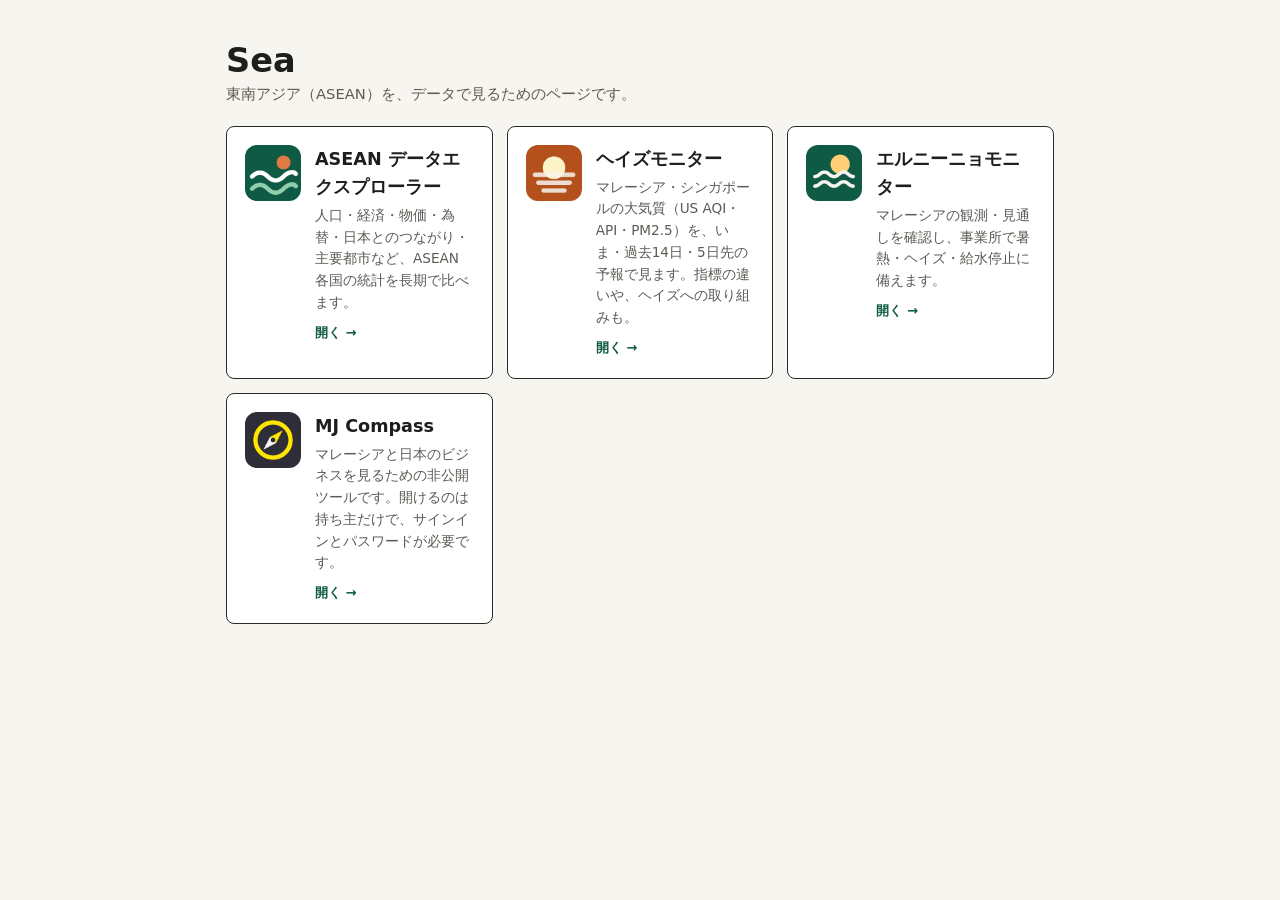
<file: index.html>
<!doctype html>
<html lang="ja">
<head>
<meta charset="utf-8">
<meta name="viewport" content="width=device-width, initial-scale=1, viewport-fit=cover">
<title>Sea — ASEAN データと気候モニター</title>
<meta name="description" content="ASEAN 各国の統計を比べる「ASEAN データエクスプローラー」と、マレーシア・シンガポールの大気質を見る「ヘイズモニター」、マレーシア向けの「エルニーニョモニター」の入口です。">
<link rel="icon" href="basic/favicon.png" type="image/png" sizes="64x64">
<link rel="icon" href="basic/favicon.svg" type="image/svg+xml">
<link rel="apple-touch-icon" href="basic/apple-touch-icon.png">
<style>
  /* Same palette as Sea basic (Campur.ai), with a dark variant. */
  :root { --bg: #f7f5f0; --panel: #fff; --fg: #1e1e1c; --muted: #5e5a55; --line: #e4e0d8; --frame: #2b2a27; --accent: #0f5a44; --rust: #b4501c; color-scheme: light; }
  @media (prefers-color-scheme: dark) {
    :root { --bg: #121411; --panel: #1a1d19; --fg: #ecebe6; --muted: #a3a09a; --line: #2d302b; --frame: #5a5d56; --accent: #5cc79e; --rust: #e07a45; color-scheme: dark; }
  }
  * { box-sizing: border-box; }
  body { margin: 0; background: var(--bg); color: var(--fg); font-family: "Noto Sans JP", "Hiragino Sans", "Yu Gothic", system-ui, sans-serif; line-height: 1.6; }
  main { max-width: 860px; margin: 0 auto; padding: 40px 16px 56px; display: grid; gap: 20px; }
  h1 { margin: 0; font-size: clamp(1.6rem, 4vw, 2.1rem); font-weight: 900; line-height: 1.25; }
  .lead { margin: 0; color: var(--muted); font-size: .92rem; }
  .apps { display: grid; gap: 14px; grid-template-columns: repeat(auto-fit, minmax(260px, 1fr)); }
  a.app { display: grid; grid-template-columns: 56px 1fr; gap: 14px; align-items: start; padding: 18px; background: var(--panel); border: 1.5px solid var(--frame); border-radius: 8px; color: inherit; text-decoration: none; }
  a.app:hover, a.app:focus-visible { border-color: var(--accent); outline: none; box-shadow: inset 0 -3px 0 var(--rust); }
  a.app img { width: 56px; height: 56px; border-radius: 12px; }
  a.app h2 { margin: 0 0 4px; font-size: 1.1rem; font-weight: 900; }
  a.app p { margin: 0; font-size: .85rem; color: var(--muted); }
  a.app .go { display: inline-block; margin-top: 8px; font-size: .82rem; font-weight: 700; color: var(--accent); }
</style>
</head>
<body>
<main>
  <header>
    <h1>Sea</h1>
    <p class="lead">東南アジア（ASEAN）を、データで見るためのページです。</p>
  </header>
  <div class="apps">
    <a class="app" href="basic/index.html">
      <img src="basic/apple-touch-icon.png" alt="">
      <div>
        <h2>ASEAN データエクスプローラー</h2>
        <p>人口・経済・物価・為替・日本とのつながり・主要都市など、ASEAN 各国の統計を長期で比べます。</p>
        <span class="go">開く →</span>
      </div>
    </a>
    <a class="app" href="haze/index.html">
      <img src="haze/apple-touch-icon.png" alt="">
      <div>
        <h2>ヘイズモニター</h2>
        <p>マレーシア・シンガポールの大気質（US AQI・API・PM2.5）を、いま・過去14日・5日先の予報で見ます。指標の違いや、ヘイズへの取り組みも。</p>
        <span class="go">開く →</span>
      </div>
    </a>
    <a class="app" href="elnino/index.html">
      <img src="elnino/apple-touch-icon.png" alt="">
      <div>
        <h2>エルニーニョモニター</h2>
        <p>マレーシアの観測・見通しを確認し、事業所で暑熱・ヘイズ・給水停止に備えます。</p>
        <span class="go">開く →</span>
      </div>
    </a>
    <a class="app" href="https://claude.ai/artifact/Jx4N5P8bj36CD8iL7TG8BB" rel="noopener">
      <img src="compass/apple-touch-icon.png" alt="">
      <div>
        <h2>MJ Compass</h2>
        <p>マレーシアと日本のビジネスを見るための非公開ツールです。開けるのは持ち主だけで、サインインとパスワードが必要です。</p>
        <span class="go">開く →</span>
      </div>
    </a>
  </div>
</main>
</body>
</html>
</file>
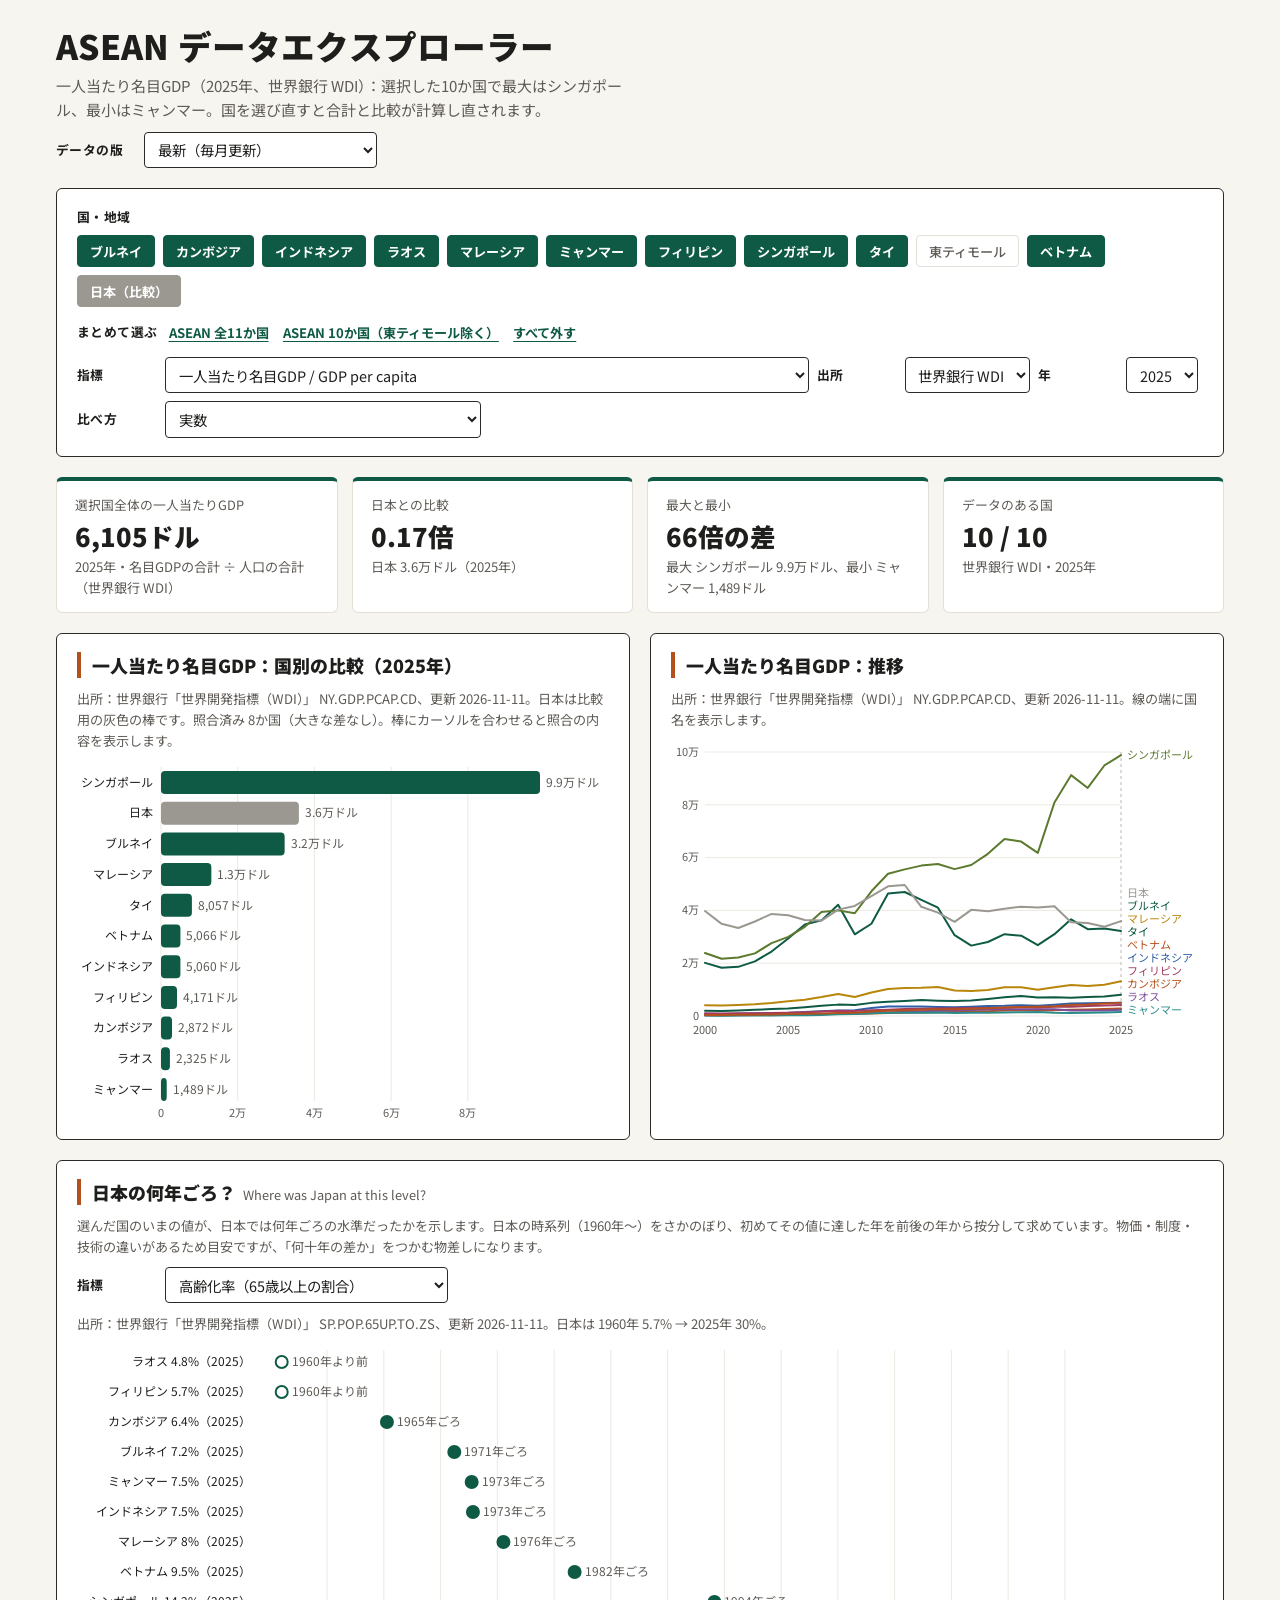
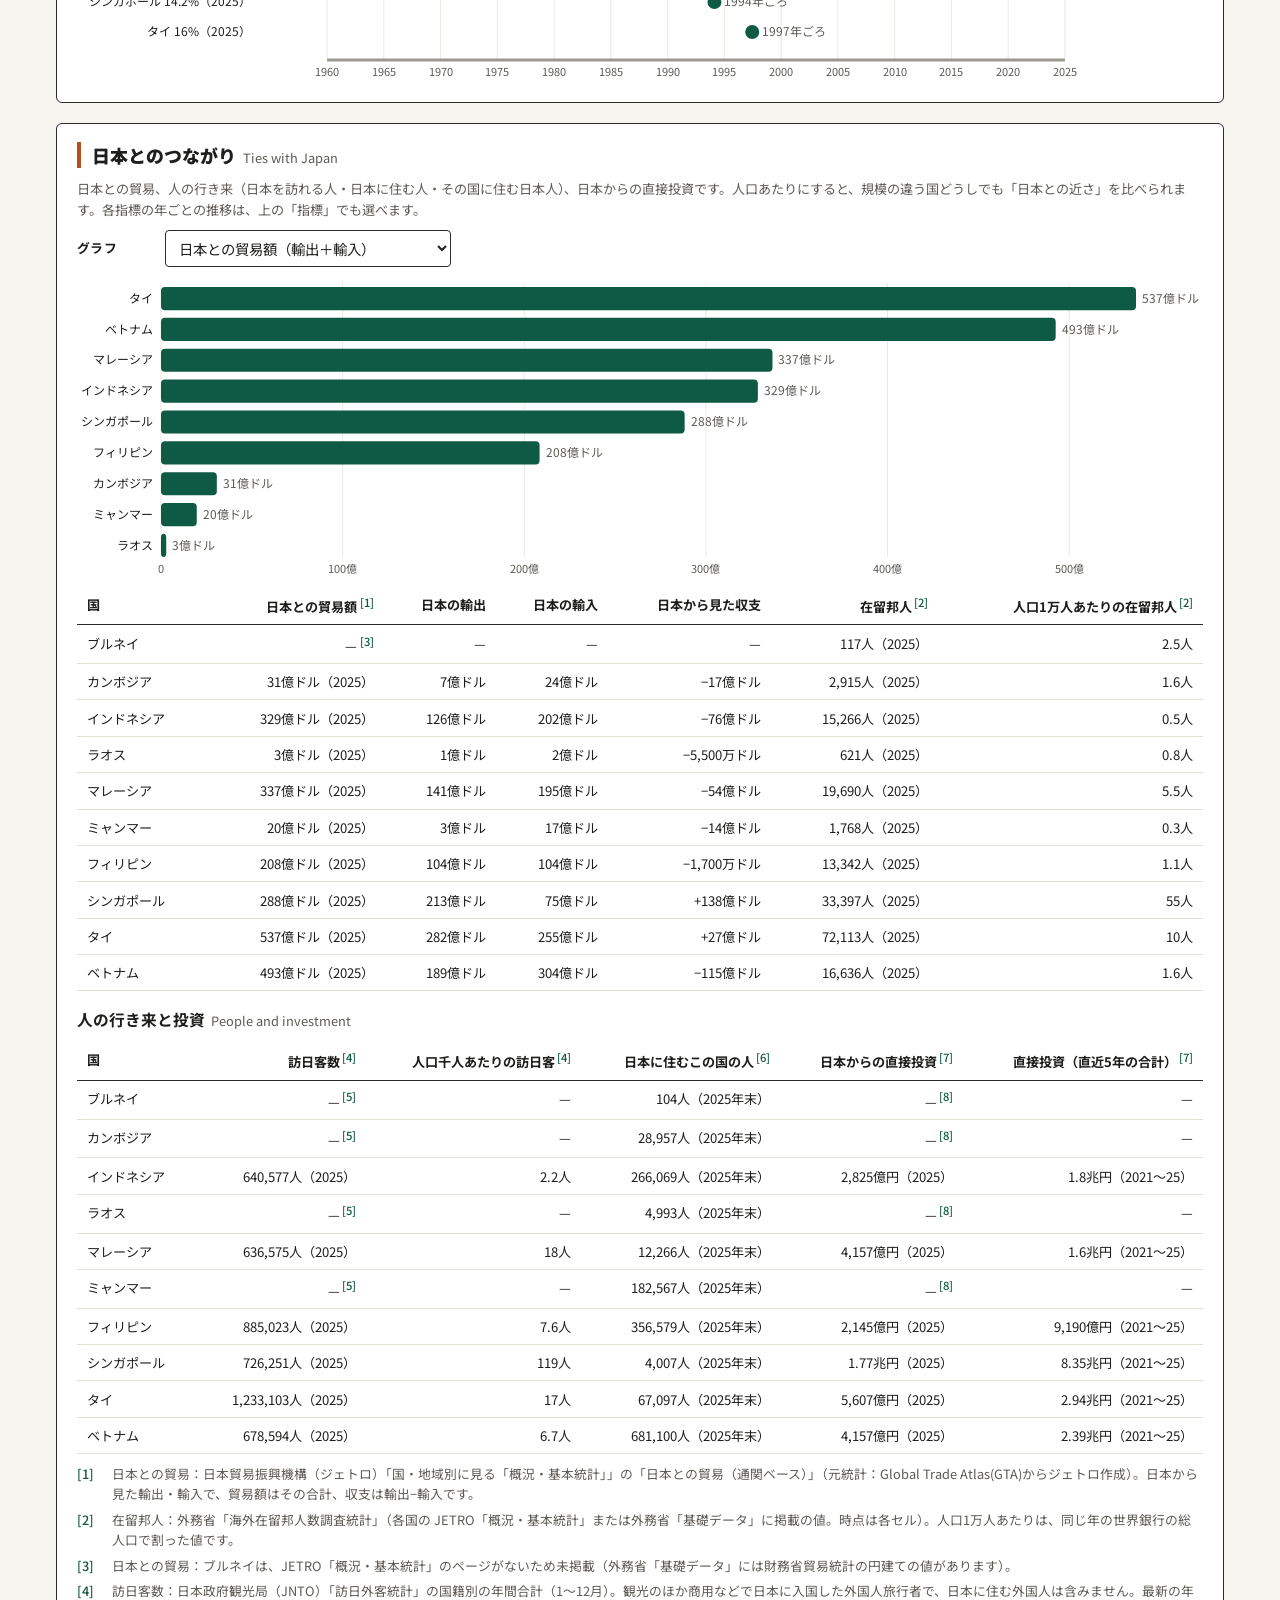
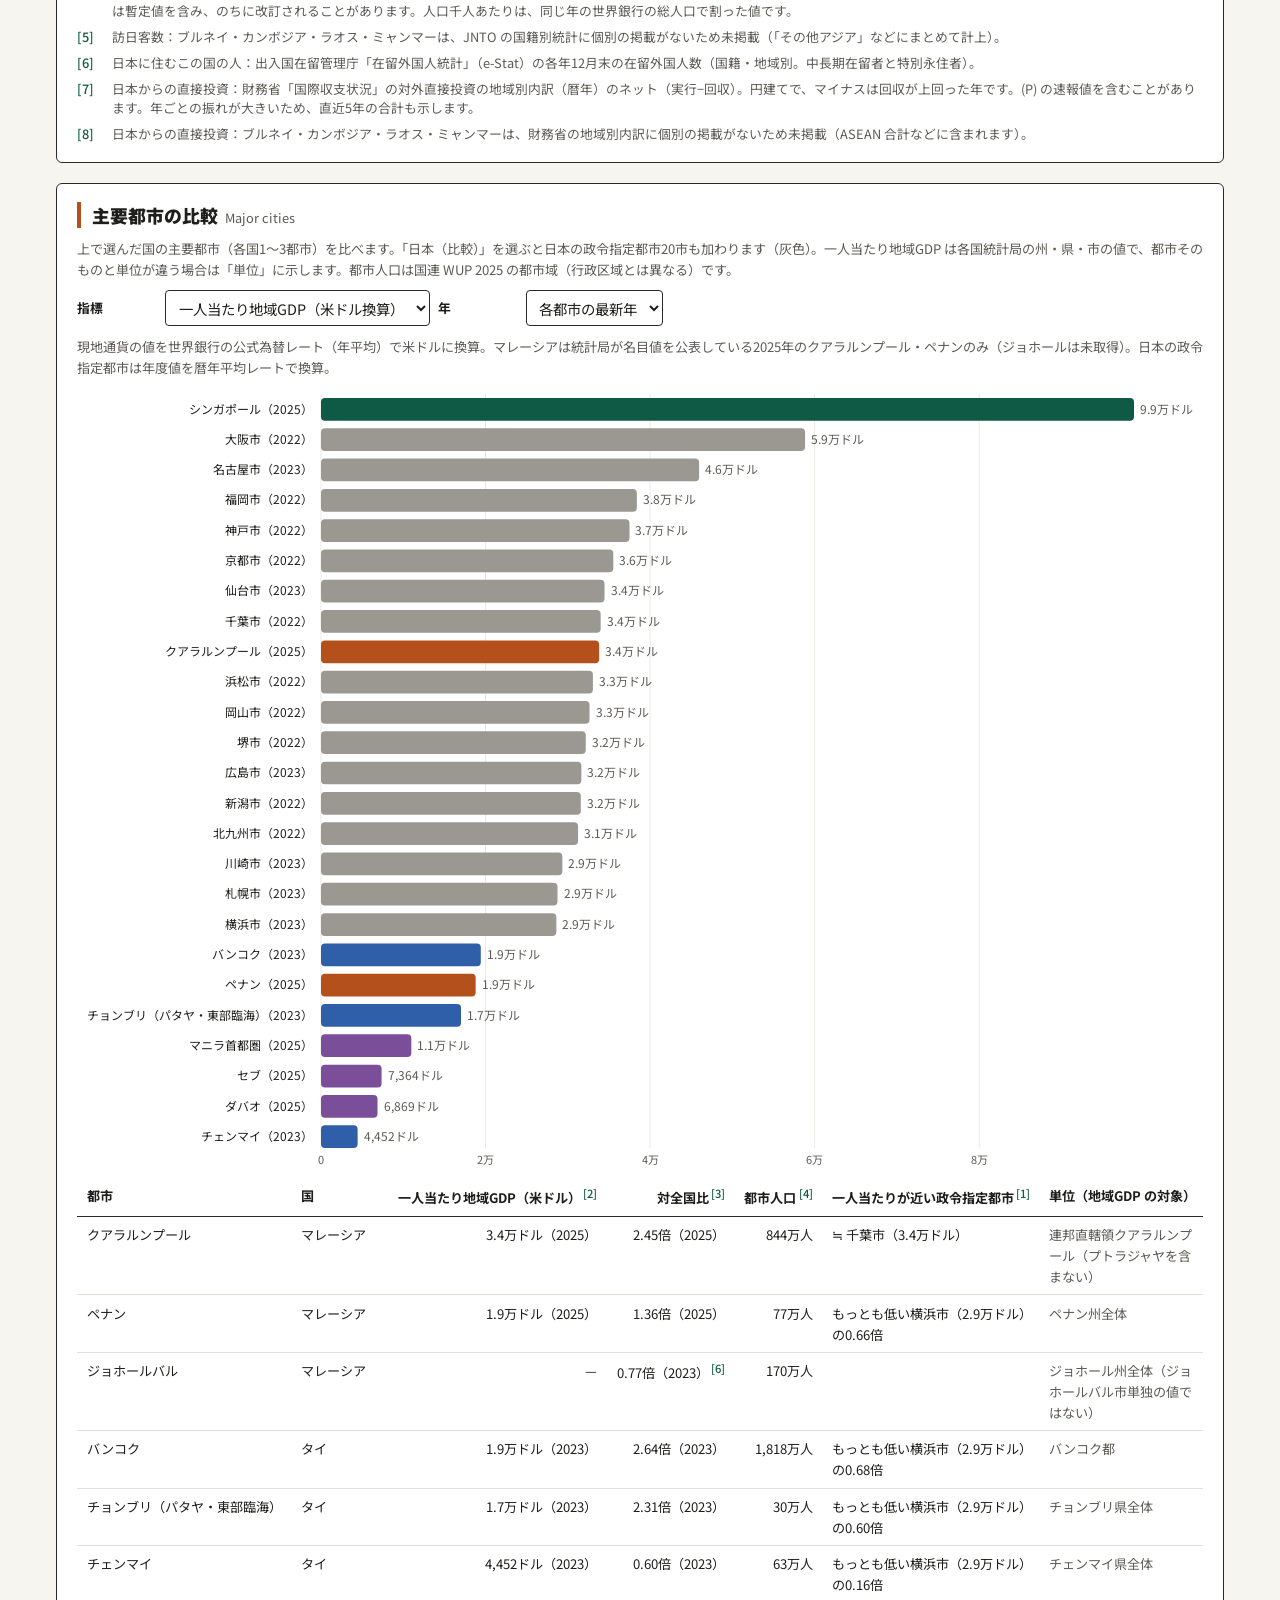
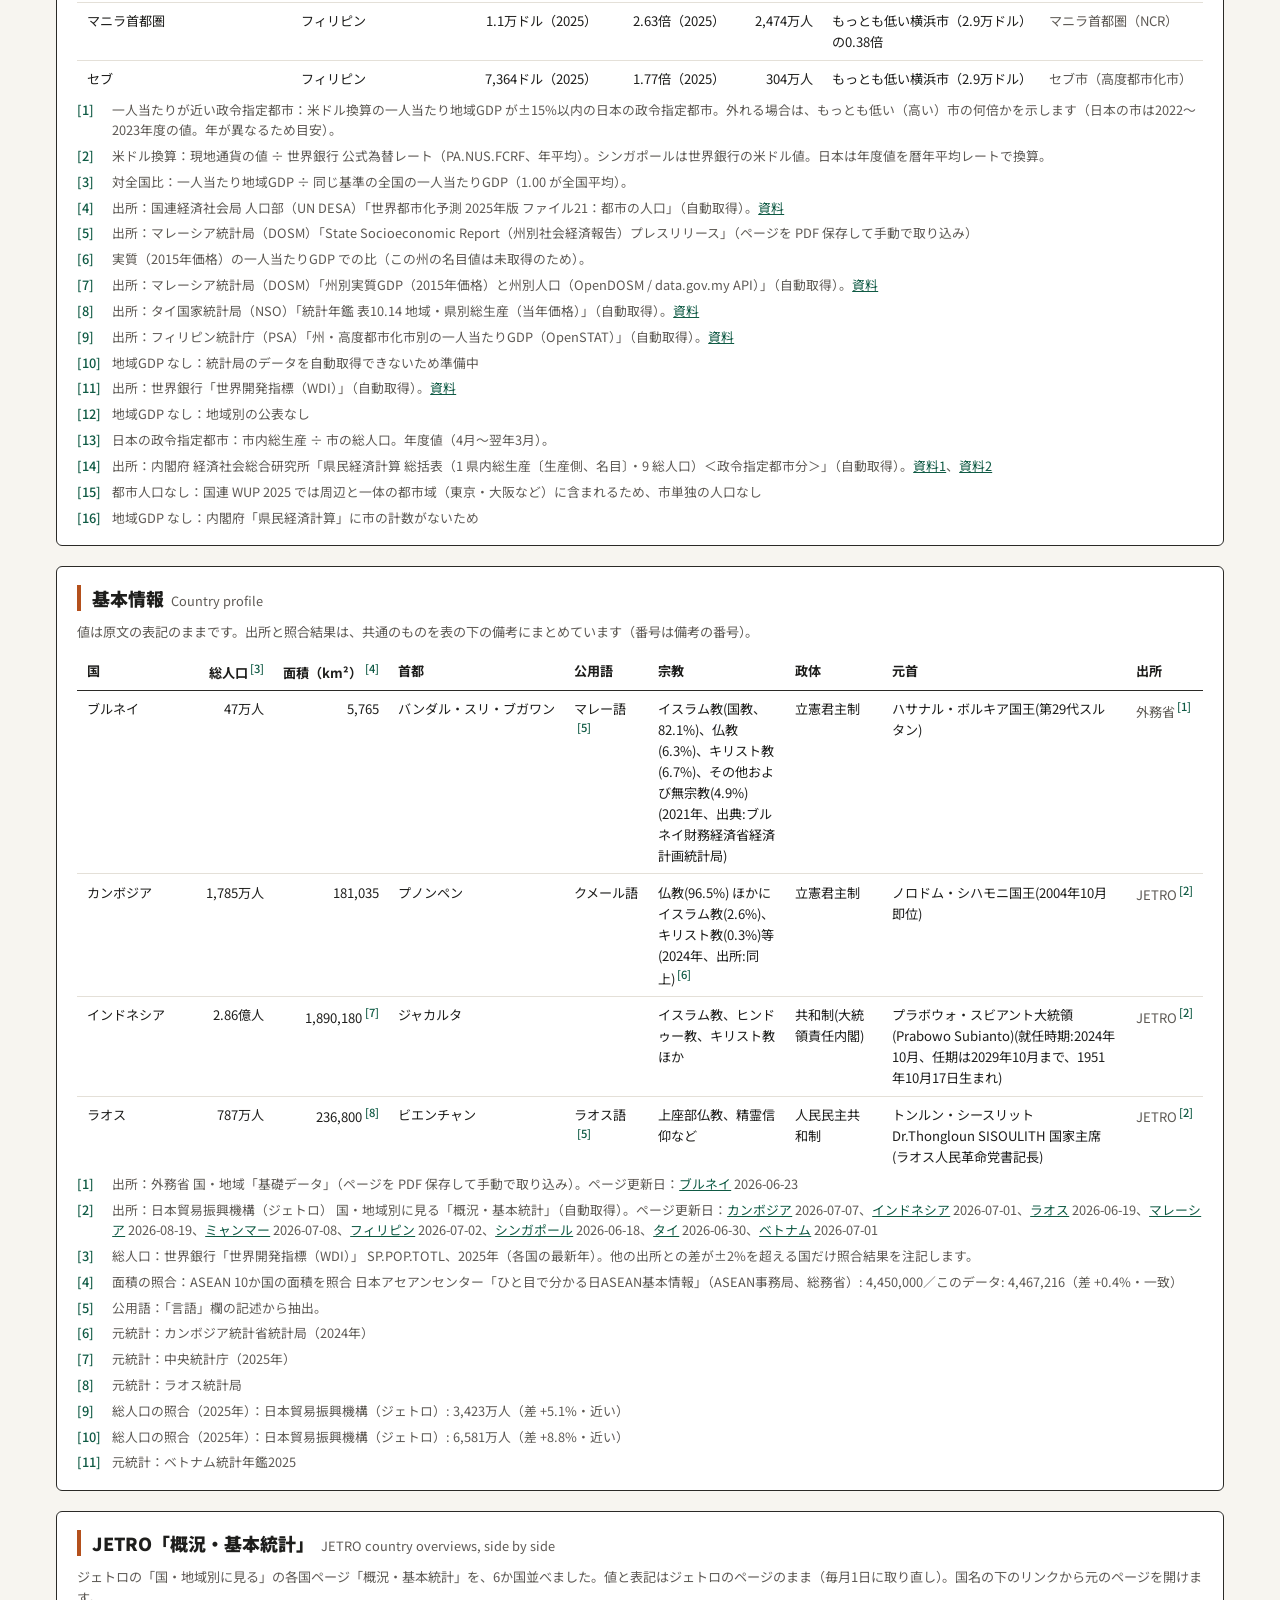
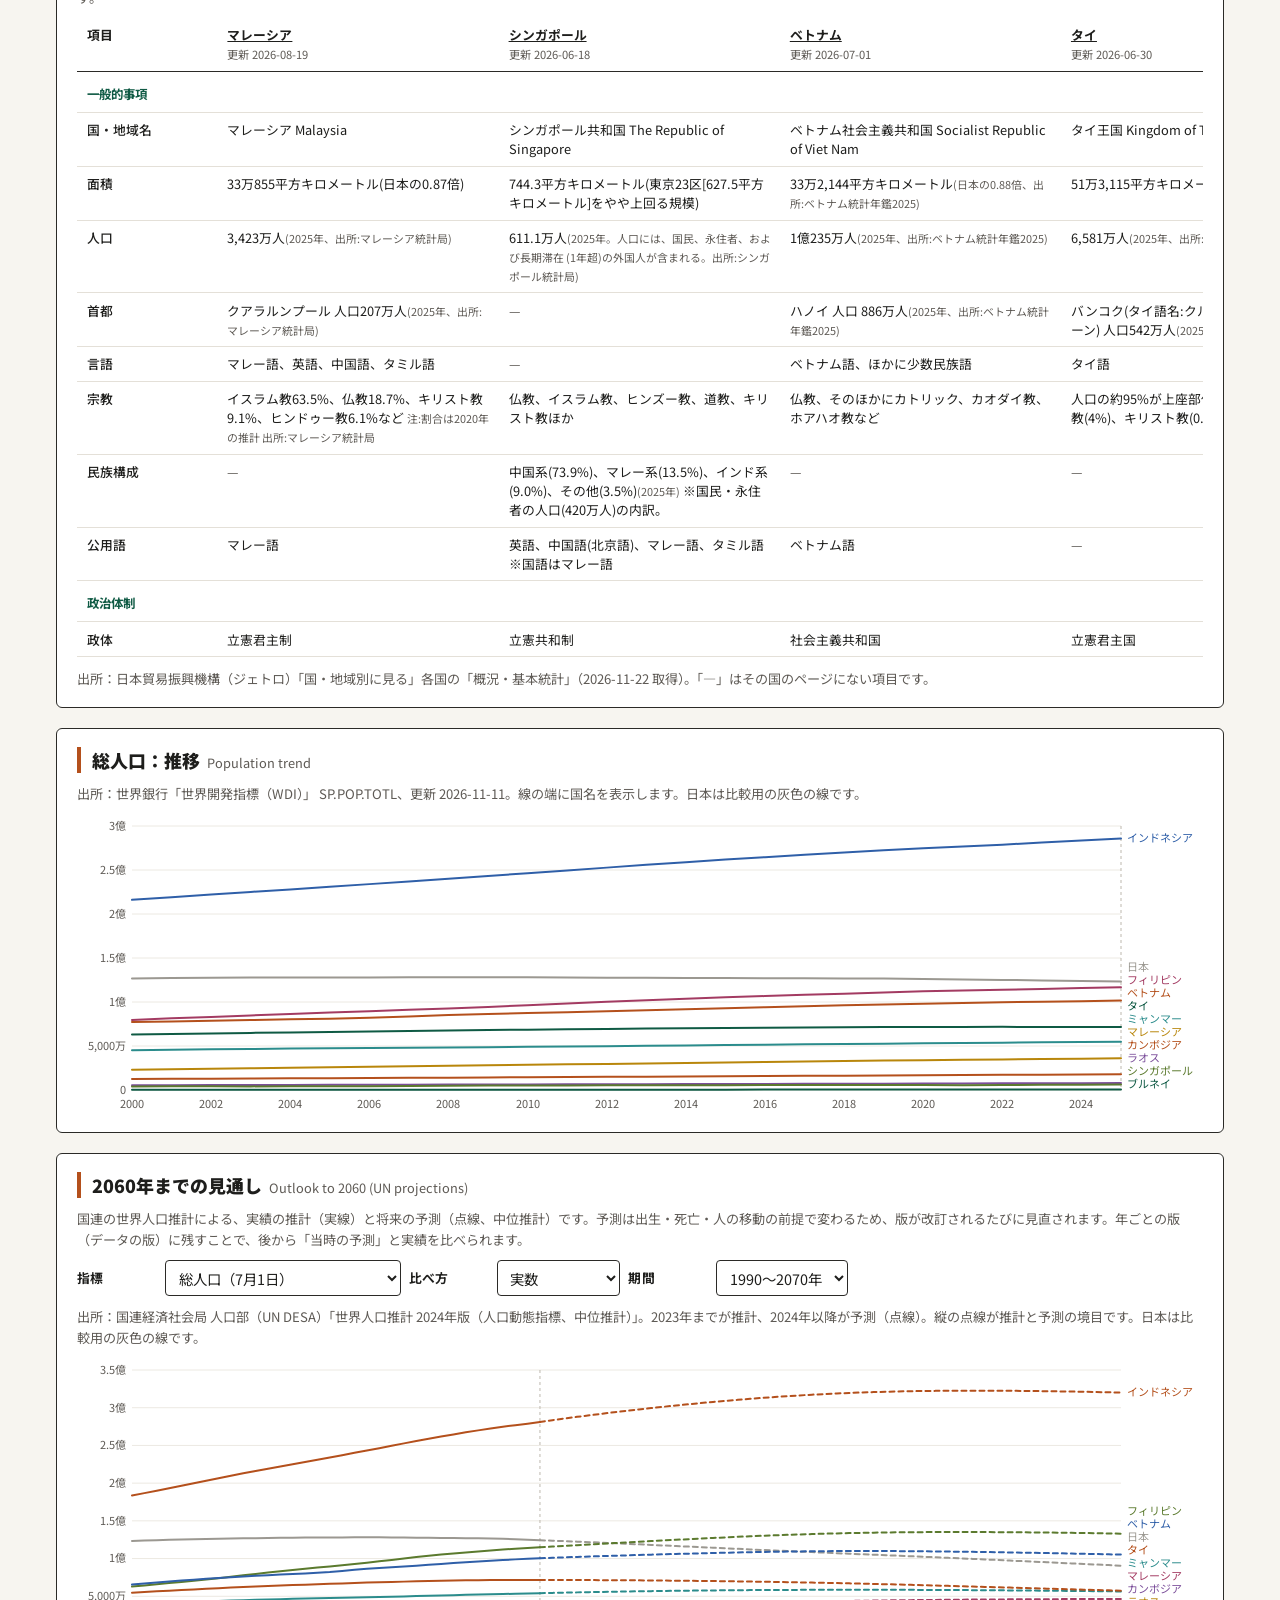
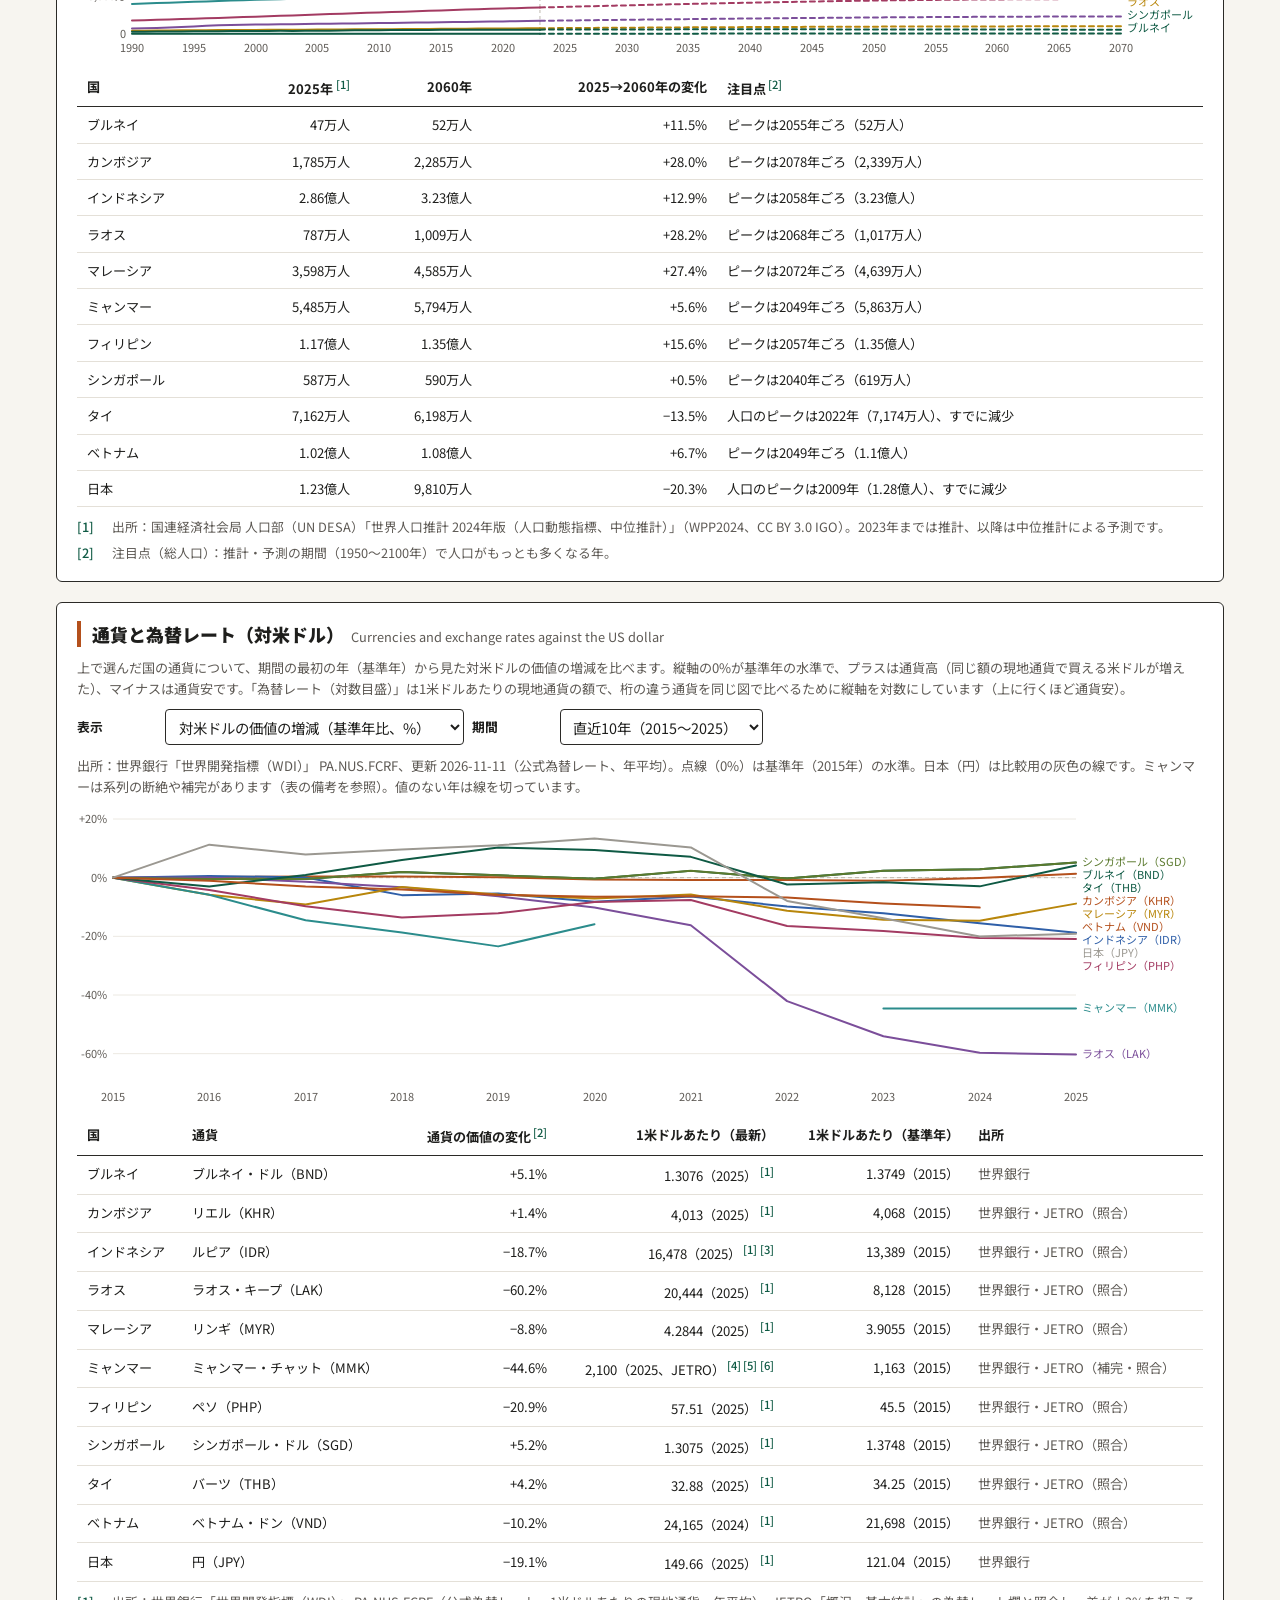
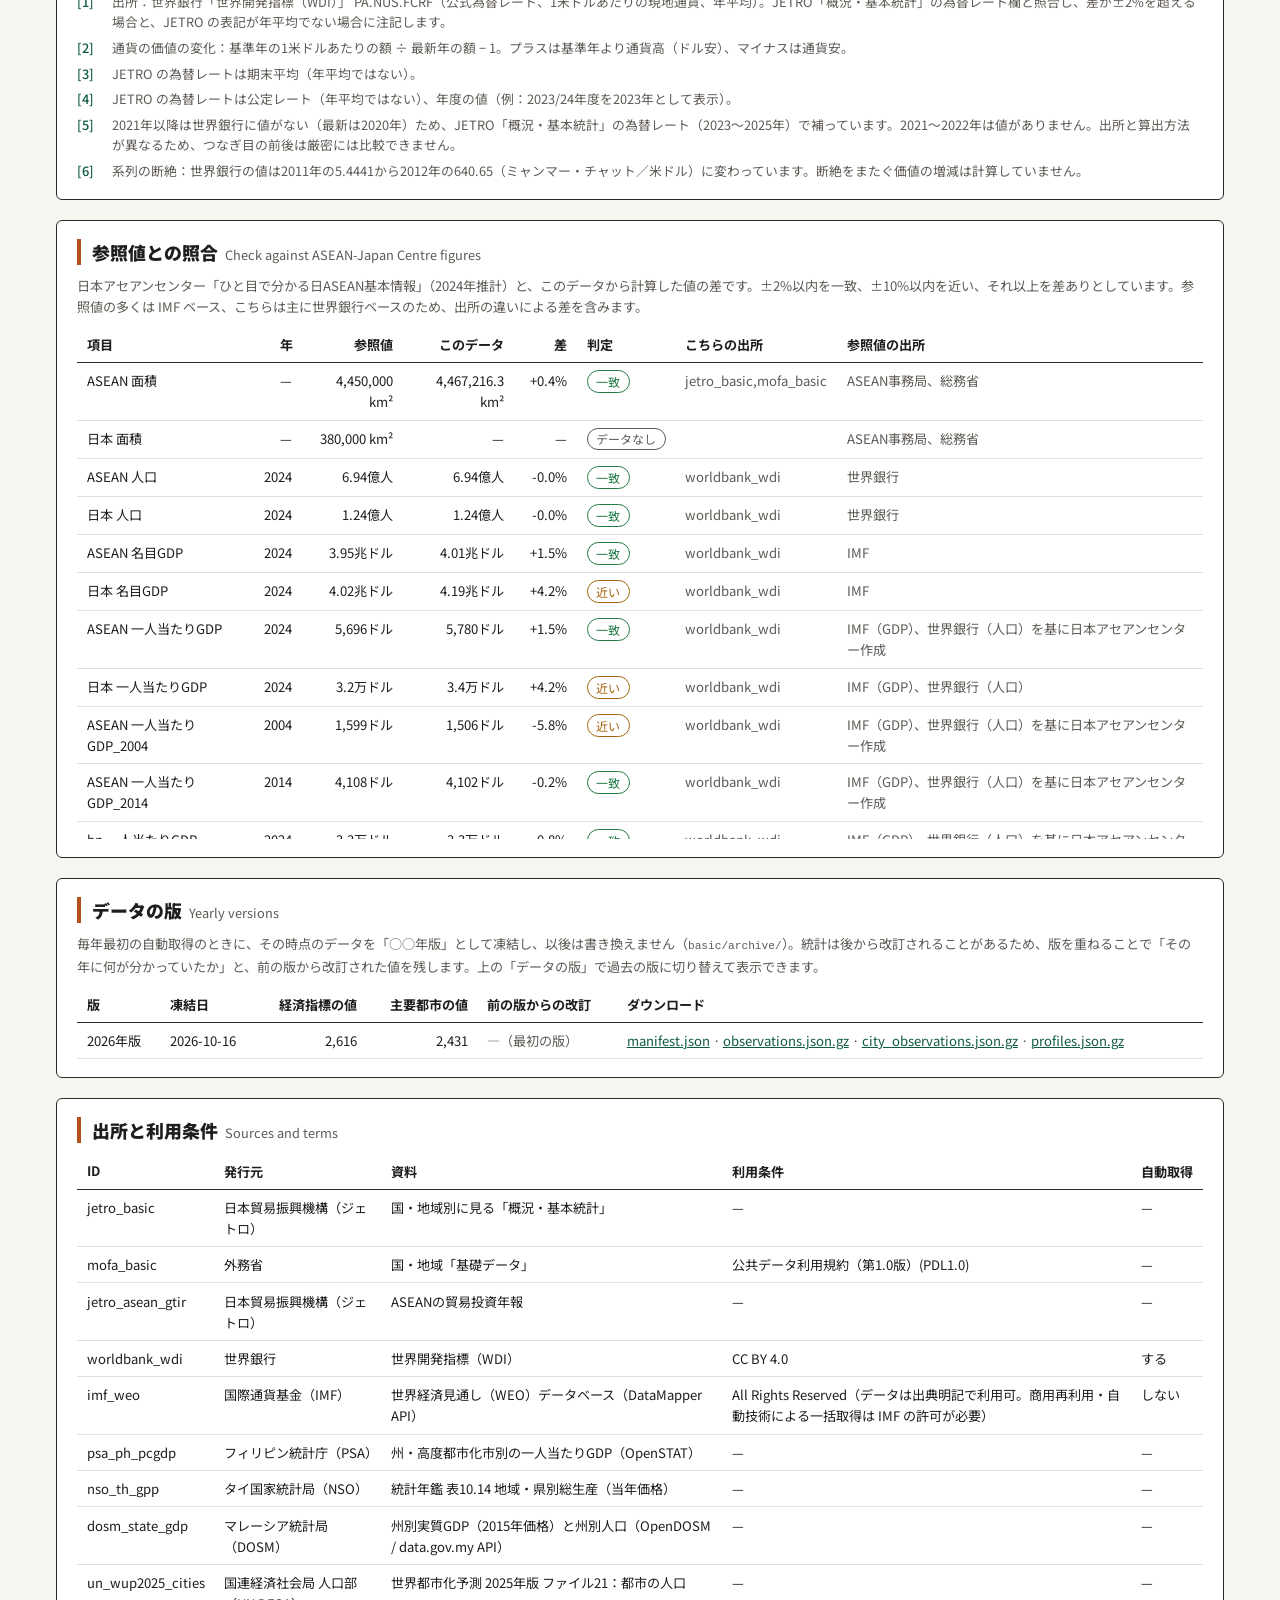
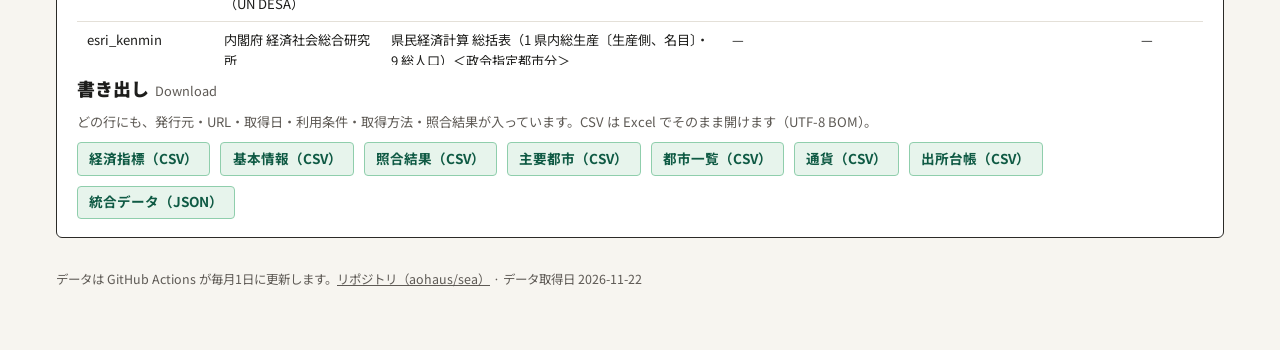
<file: basic/index.html>
<!doctype html>
<html lang="ja">
<head>
<meta charset="utf-8">
<meta name="viewport" content="width=device-width, initial-scale=1, viewport-fit=cover">
<title>ASEAN データエクスプローラー</title>
<meta name="description" content="ASEAN 11か国と日本の基本情報・経済指標を、出所と照合結果つきで比較・書き出しできるビューア。">
<link rel="icon" href="favicon.png" type="image/png" sizes="64x64">
<link rel="icon" href="favicon.svg" type="image/svg+xml">
<link rel="apple-touch-icon" href="apple-touch-icon.png">
<link rel="preconnect" href="https://fonts.googleapis.com">
<link rel="preconnect" href="https://fonts.gstatic.com" crossorigin>
<link rel="stylesheet" href="https://fonts.googleapis.com/css2?family=Noto+Sans+JP:wght@400;500;700;900&display=swap">
<style>
  /* Layout: one column of cards; controls on top, summary tiles, two charts side by side when wide, then tables. */
  /* Palette and type follow Campur.ai: warm off-white page, white cards with a dark frame, deep green
     as the main colour (buttons, selected chips), mint chips, rust and mustard as accents, Noto Sans JP
     throughout with heavy headings. */
  :root {
    --bg: #f7f5f0; --panel: #ffffff; --fg: #1e1e1c; --muted: #5e5a55; --line: #e4e0d8; --frame: #2b2a27;
    --accent: #0f5a44; --on-accent: #ffffff; --accent-soft: #e7f4ec; --accent-line: #8fceac; --rust: #b4501c; --mustard-soft: #fdf3c8; --mustard-line: #e6c35c;
    --ref: #9b9891; --grid: #ece9e2; --axis: #bdb8ae;
    --ok: #1f7a46; --warn: #a3650b; --bad: #b3261e;
    --s1: #0f5a44; --s2: #b4501c; --s3: #2f5fa8; --s4: #7b4e9a; --s5: #b8860b; --s6: #2b8c8c; --s7: #a33b62; --s8: #5b7a2e;
    --sans: "Noto Sans JP", "Hiragino Sans", "Yu Gothic", system-ui, sans-serif;
    --radius: 6px;
    color-scheme: light;
  }
  @media (prefers-color-scheme: dark) {
    :root:not([data-theme="light"]) {
      --bg: #121411; --panel: #1a1d19; --fg: #ecebe6; --muted: #a3a09a; --line: #2d302b; --frame: #5a5d56;
      --accent: #5cc79e; --on-accent: #0d1a14; --accent-soft: #15302a; --accent-line: #2f6b55; --rust: #e07a45; --mustard-soft: #3a3214; --mustard-line: #7d6a24;
      --ref: #77756f; --grid: #252823; --axis: #44473f;
      --ok: #5cc98a; --warn: #e0a64a; --bad: #f2786d;
      --s1: #5cc79e; --s2: #e07a45; --s3: #7fa3ec; --s4: #c39ad6; --s5: #e0c056; --s6: #6fcbd8; --s7: #e57ea5; --s8: #9cc26a;
      color-scheme: dark;
    }
  }
  :root[data-theme="dark"] {
    --bg: #121411; --panel: #1a1d19; --fg: #ecebe6; --muted: #a3a09a; --line: #2d302b; --frame: #5a5d56;
    --accent: #5cc79e; --on-accent: #0d1a14; --accent-soft: #15302a; --accent-line: #2f6b55; --rust: #e07a45; --mustard-soft: #3a3214; --mustard-line: #7d6a24;
    --ref: #77756f; --grid: #252823; --axis: #44473f;
    --ok: #5cc98a; --warn: #e0a64a; --bad: #f2786d;
    --s1: #5cc79e; --s2: #e07a45; --s3: #7fa3ec; --s4: #c39ad6; --s5: #e0c056; --s6: #6fcbd8; --s7: #e57ea5; --s8: #9cc26a;
    color-scheme: dark;
  }
  * { box-sizing: border-box; }
  html, body { margin: 0; }
  /* iPhone Safari enlarges text in wide tables (text autosizing); keep the sizes set here. */
  html { -webkit-text-size-adjust: 100%; text-size-adjust: 100%; }
  body { background: var(--bg); color: var(--fg); font-family: var(--sans); font-size: 15px; line-height: 1.6; }
  main { max-width: 1200px; margin-inline: auto; padding-inline: 16px; padding-block: 24px 48px; display: grid; gap: 20px; }
  h1 { font-weight: 900; font-size: clamp(1.6rem, 3vw, 2.1rem); margin: 0; line-height: 1.3; letter-spacing: .01em; text-wrap: balance; }
  h2 { font-size: 1.12rem; font-weight: 900; margin: 0; line-height: 1.45; text-wrap: balance; }
  /* Section headings carry a short rust bar, like the section badges on Campur.ai. */
  .card > h2:first-child { padding-left: .7rem; border-left: 4px solid var(--rust); }
  h3.sub { font-size: .98rem; font-weight: 700; margin: 8px 0 0; line-height: 1.45; }
  .en { color: var(--muted); font-size: .8rem; font-weight: 400; margin-left: .5em; }
  .lede { color: var(--muted); margin: 6px 0 0; max-width: 72ch; }
  .card { background: var(--panel); border: 1.5px solid var(--frame); border-radius: var(--radius); padding: 18px 20px; display: grid; grid-template-columns: minmax(0, 1fr); align-content: start; gap: 10px; min-width: 0; }
  .note { color: var(--muted); font-size: .82rem; margin: 0; }
  .grid2 { display: grid; gap: 20px; grid-template-columns: repeat(auto-fit, minmax(min(100%, 24rem), 1fr)); }
  .row { display: flex; flex-wrap: wrap; gap: 8px; align-items: center; }
  .label { font-size: .8rem; font-weight: 700; color: var(--fg); min-width: 5rem; letter-spacing: .03em; }
  .chip { font: inherit; font-size: .82rem; font-weight: 700; border: 1px solid var(--accent-line); background: var(--accent-soft); color: var(--accent); border-radius: 4px; padding: .28rem .75rem; cursor: pointer; }
  .chip[aria-pressed="false"] { background: var(--panel); border-color: var(--line); color: var(--muted); font-weight: 500; }
  .chip[aria-pressed="true"] { background: var(--accent); border-color: var(--accent); color: var(--on-accent); }
  .chip.ref[aria-pressed="true"] { background: var(--ref); border-color: var(--ref); }
  .link { font: inherit; font-size: .82rem; font-weight: 700; background: none; border: none; color: var(--accent); text-decoration: underline; text-underline-offset: 3px; cursor: pointer; padding: .28rem .2rem; }
  select { font: inherit; font-size: .9rem; padding: .35rem .55rem; border: 1px solid var(--frame); border-radius: 4px; background: var(--panel); color: var(--fg); max-width: 100%; }
  :focus-visible { outline: 2px solid var(--accent); outline-offset: 2px; }
  .tiles { display: grid; gap: 14px; grid-template-columns: repeat(auto-fit, minmax(min(100%, 14rem), 1fr)); }
  .tile { background: var(--panel); border: 1px solid var(--line); border-top: 4px solid var(--accent); border-radius: var(--radius); padding: 14px 18px; display: grid; gap: 4px; align-content: start; }
  .tile .k { font-size: .8rem; color: var(--muted); }
  .tile .v { font-weight: 900; font-size: 1.6rem; font-variant-numeric: tabular-nums; line-height: 1.3; }
  .chart { position: relative; min-height: 260px; }
  .chart svg { display: block; overflow: visible; }
  .tip { position: absolute; pointer-events: none; background: var(--panel); border: 1px solid var(--line); border-radius: 8px; box-shadow: 0 4px 16px rgb(0 0 0 / .14); padding: 6px 10px; font-size: .78rem; line-height: 1.45; max-width: 24rem; z-index: 2; }
  .tip .t { color: var(--muted); }
  .tablebox { overflow: auto; max-height: 32rem; }
  table { border-collapse: collapse; width: 100%; font-size: .82rem; font-variant-numeric: tabular-nums; }
  th, td { text-align: left; padding: .45rem .6rem; border-bottom: 1px solid var(--line); vertical-align: top; }
  th { position: sticky; top: 0; background: var(--panel); font-weight: 700; white-space: nowrap; border-bottom: 1.5px solid var(--frame); }
  td.num, th.num { text-align: right; }
  .src { color: var(--muted); }
  /* Note tables (profile, cities): shared sources and checks go to a numbered notes list under the table; cells carry only a marker. */
  sup.fn { color: var(--accent); font-size: .7rem; margin-left: .15rem; font-weight: 500; }
  table.cards th:first-child, table.cards td:first-child { position: sticky; left: 0; background: var(--panel); white-space: nowrap; }
  table.cards th:first-child { z-index: 1; }
  table.cards td.nowrap { white-space: nowrap; }
  table.cards td.wide { min-width: 7em; }
  sup.fn.hdr { display: none; }
  .phone-only { display: none; }
  .scroll-hint { display: none; color: var(--muted); font-size: .74rem; margin: 0; }
  /* Phone: one card per row, field label on the left; header markers move into the cells. */
  @media (max-width: 640px) {
    .tablebox.cards-box:not(.matrix-box) { max-height: none; overflow: visible; }
    table.cards:not(.matrix) thead { display: none; }
    table.cards:not(.matrix), table.cards:not(.matrix) tbody, table.cards:not(.matrix) tr, table.cards:not(.matrix) td { display: block; }
    table.cards:not(.matrix) tr { padding: .6rem 0; border-bottom: 1px solid var(--line); }
    table.cards:not(.matrix) td { border: none; padding: .12rem 0; display: grid; grid-template-columns: 5em 1fr; gap: .6rem; text-align: left; white-space: normal; }
    table.cards:not(.matrix) td::before { content: attr(data-label); color: var(--muted); font-size: .78rem; }
    table.cards:not(.matrix) td:first-child { position: static; display: block; font-weight: 500; font-size: .95rem; padding-bottom: .25rem; }
    table.cards:not(.matrix) td:first-child::before { content: none; }
    table.cards:not(.matrix) td.empty { display: none; }
    table.cards:not(.matrix) td.nowrap { white-space: normal; }
    sup.fn.hdr { display: inline; }
    table.matrix sup.fn.hdr { display: none; }
    /* Comparison tables stay tables on phones: scroll sideways with the name column pinned, so a column
       can be read down across countries/cities (cards would put each row in its own box). */
    .tablebox.matrix-box { max-height: none; overflow-x: auto; overscroll-behavior-x: contain; }
    table.matrix { font-size: .74rem; width: max-content; min-width: 100%; }
    table.matrix th, table.matrix td { padding: .35rem .45rem; }
    table.matrix th[data-short] { font-size: 0; }
    table.matrix th[data-short]::before { content: attr(data-short); font-size: .74rem; }
    table.matrix th:first-child, table.matrix td:first-child { box-shadow: 1px 0 0 var(--line); }
    table.matrix td.clamp { white-space: normal; min-width: 8em; max-width: 11em; }
    table.matrix td.clamp-wide { white-space: normal; min-width: 12em; max-width: 20em; }
    .scroll-hint { display: block; }
    table.matrix .phone-hide { display: none; }
    table.matrix .phone-only { display: block; }
    table.matrix td:first-child { white-space: normal; min-width: 6.5em; max-width: 8.5em; }
    table.matrix td:first-child .sub { color: var(--muted); font-size: .68rem; }
  }
  .notes { margin: 0; padding-left: 0; list-style: none; display: grid; gap: 6px; font-size: .8rem; color: var(--muted); line-height: 1.55; }
  .notes li { display: grid; grid-template-columns: 2.2rem 1fr; }
  .notes .mk { color: var(--accent); font-weight: 500; }
  .notes a { color: var(--accent); }
  /* JETRO 「概況・基本統計」 side by side: one column per country, items down the left. */
  .tablebox.jetro-box { max-height: 40rem; }
  table.jetro { font-size: .8rem; }
  table.jetro th, table.jetro td { vertical-align: top; }
  table.jetro thead th:not(:first-child) { min-width: 14em; }
  table.jetro thead th a { color: inherit; }
  table.jetro thead th .src { display: block; font-weight: 400; font-size: .7rem; }
  table.jetro td { white-space: normal; min-width: 14em; max-width: 20em; line-height: 1.5; }
  table.jetro td:first-child { min-width: 7em; max-width: 12em; font-weight: 500; white-space: normal; }
  @media (min-width: 641px) { table.jetro td:first-child { min-width: 11em; } }
  @media (max-width: 640px) { table.jetro { font-size: .72rem; width: auto; } table.jetro td:first-child { min-width: 6.5em; max-width: 8em; } table.jetro td, table.jetro td:has(> table.sub), table.jetro td:has(> details > table.sub) { min-width: 11em; max-width: 13em; width: 12em; } table.jetro table.sub, table.jetro table.sub tbody, table.jetro table.sub thead, table.jetro table.sub tr { display: block; } table.jetro table.sub tr { padding: .15rem 0; } table.jetro table.sub th, table.jetro table.sub td { display: inline; white-space: normal; padding: 0 .4rem 0 0; } table.jetro thead th:not(:first-child) { min-width: 11em; } }
  table.jetro tr.sec th { position: sticky; left: 0; text-align: left; background: var(--panel); color: var(--accent); font-size: .78rem; padding-top: .8rem; border-bottom: 1px solid var(--line); }
  table.jetro td.none { color: var(--muted); }
  table.jetro table.sub { font-size: .74rem; border-collapse: collapse; margin: 0; }
  table.jetro td:has(> table.sub), table.jetro td:has(> details > table.sub) { max-width: none; width: max-content; }
  table.jetro table.sub th, table.jetro table.sub td { position: static; padding: .1rem .5rem .1rem 0; min-width: 0; max-width: none; border: none; white-space: nowrap; font-weight: 400; background: none; box-shadow: none; }
  table.jetro table.sub th { color: var(--muted); }
  table.jetro details summary { cursor: pointer; color: var(--fg); }
  table.jetro details summary .more { color: var(--accent); font-size: .72rem; }
  table.jetro details[open] summary .more { display: none; }
  table.jetro .yrs { display: grid; grid-template-columns: auto 1fr; gap: 0 .6rem; }
  table.jetro .yrs .y { color: var(--muted); }
  table.jetro .unit { color: var(--muted); font-size: .72rem; }
  /* Year and source notes inside JETRO values, set smaller so the figures stand out. */
  .jetro .aside, .jetro-cards .aside { color: var(--muted); font-size: .85em; }
  /* Phones: one card per item, the six countries listed under it (no sideways scrolling). */
  .jetro-cards { display: none; }
  @media (max-width: 640px) {
    #jetro .jetro-box, #jetro .jetro-hint { display: none; }
    .jetro-cards { display: block; }
    .jetro-cards h3 { margin: 1.1rem 0 .3rem; font-size: .9rem; color: var(--accent); }
    .jetro-cards .jc { border-top: 1px solid var(--line); padding: .55rem 0 .35rem; }
    .jetro-cards .jc-title { font-weight: 700; font-size: .85rem; margin-bottom: .25rem; }
    .jetro-cards .jc-title .unit { color: var(--muted); font-weight: 400; font-size: .75rem; margin-left: .3rem; }
    .jetro-cards .jc-row { display: grid; grid-template-columns: 5.6em 1fr; gap: .4rem; padding: .18rem 0; font-size: .8rem; line-height: 1.5; }
    .jetro-cards .jc-row + .jc-row { border-top: 1px dashed var(--line); }
    .jetro-cards .jc-c { color: var(--muted); font-size: .72rem; padding-top: .1rem; white-space: nowrap; letter-spacing: -.02em; }
    .jetro-cards .jc-c a { color: inherit; }
    .jetro-cards .jc-v { min-width: 0; overflow-wrap: anywhere; }
    .jetro-cards .none { color: var(--muted); }
    .jetro-cards .yv { display: inline-block; margin-right: .7rem; white-space: nowrap; }
    .jetro-cards .yv small { color: var(--muted); font-size: .7rem; margin-right: .2rem; }
    .jetro-cards table.sub { font-size: .72rem; border-collapse: collapse; display: block; max-width: 100%; overflow-x: auto; }
    .jetro-cards table.sub th, .jetro-cards table.sub td { padding: .1rem .4rem .1rem 0; text-align: left; vertical-align: top; font-weight: 400; border: none; }
    .jetro-cards table.sub th { color: var(--muted); }
    .jetro-cards details summary { cursor: pointer; }
    .jetro-cards .more { color: var(--accent); font-size: .72rem; }
    .jetro-cards details[open] summary .more { display: none; }
    .jetro-cards .src-line { color: var(--muted); font-size: .72rem; margin: .4rem 0 0; }
  }
  .pill { display: inline-block; border-radius: 999px; padding: .05rem .55rem; font-size: .75rem; border: 1px solid currentColor; white-space: nowrap; }
  .pill.match { color: var(--ok); } .pill.close { color: var(--warn); } .pill.differs { color: var(--bad); } .pill.no_data { color: var(--muted); }
  .downloads { display: flex; flex-wrap: wrap; gap: 10px; }
  .downloads a { color: var(--accent); font-size: .85rem; font-weight: 700; background: var(--accent-soft); border: 1px solid var(--accent-line); border-radius: 4px; padding: .3rem .7rem; text-decoration: none; }
  .status { color: var(--muted); }
  .version-row { margin-top: 10px; }
  #version-note.archived { color: var(--warn); }
  code { font-size: .85em; }
  #version-table td.nowrap { white-space: nowrap; }
  #version-table a { color: var(--accent); }
  .status.error { color: var(--bad); }
  footer { color: var(--muted); font-size: .78rem; }
  footer a { color: inherit; }
</style>
</head>
<body>
<main>
  <header>
    <h1>ASEAN データエクスプローラー</h1>
    <p class="lede" id="takeaway">データを読み込んでいます…</p>
    <div class="row version-row">
      <label class="label" for="version">データの版</label>
      <select id="version"><option value="latest">最新（毎月更新）</option></select>
      <span class="note" id="version-note"></span>
    </div>
  </header>

  <section class="card" aria-label="表示条件">
    <div class="row">
      <span class="label">国・地域</span>
      <div class="row" id="chips"></div>
    </div>
    <div class="row">
      <span class="label">まとめて選ぶ</span>
      <button class="link" type="button" data-preset="all">ASEAN 全11か国</button>
      <button class="link" type="button" data-preset="asean10">ASEAN 10か国（東ティモール除く）</button>
      <button class="link" type="button" data-preset="none">すべて外す</button>
    </div>
    <div class="row">
      <label class="label" for="indicator">指標</label>
      <select id="indicator"></select>
      <label class="label" for="source">出所</label>
      <select id="source"></select>
      <label class="label" for="year">年</label>
      <select id="year"></select>
      <label class="label" for="rel">比べ方</label>
      <select id="rel">
        <option value="abs">実数</option>
        <option value="japan">日本を物差しに（日本＝100／日本との差）</option>
      </select>
    </div>
  </section>

  <section class="tiles" aria-label="選択国のまとめ">
    <div class="tile"><span class="k" id="t1k">選択国の合計</span><span class="v" id="t1">—</span><span class="note" id="t1n"></span></div>
    <div class="tile"><span class="k">日本との比較</span><span class="v" id="t2">—</span><span class="note" id="t2n"></span></div>
    <div class="tile"><span class="k">最大と最小</span><span class="v" id="t3">—</span><span class="note" id="t3n"></span></div>
    <div class="tile"><span class="k">データのある国</span><span class="v" id="t4">—</span><span class="note" id="t4n"></span></div>
  </section>

  <section class="grid2">
    <div class="card">
      <h2 id="rank-title">国別の比較</h2>
      <p class="note" id="rank-note"></p>
      <div class="chart" id="ranking"></div>
    </div>
    <div class="card">
      <h2 id="trend-title">推移</h2>
      <p class="note" id="trend-note"></p>
      <div class="chart" id="trend"></div>
    </div>
  </section>

  <section class="card">
    <h2>日本の何年ごろ？<span class="en">Where was Japan at this level?</span></h2>
    <p class="note">選んだ国のいまの値が、日本では何年ごろの水準だったかを示します。日本の時系列（1960年〜）をさかのぼり、初めてその値に達した年を前後の年から按分して求めています。物価・制度・技術の違いがあるため目安ですが、「何十年の差か」をつかむ物差しになります。</p>
    <div class="row">
      <label class="label" for="tm-indicator">指標</label>
      <select id="tm-indicator"></select>
    </div>
    <p class="note" id="tm-note"></p>
    <div class="chart" id="tm-chart"></div>
  </section>

  <section class="card">
    <h2>日本とのつながり<span class="en">Ties with Japan</span></h2>
    <p class="note">日本との貿易、人の行き来（日本を訪れる人・日本に住む人・その国に住む日本人）、日本からの直接投資です。人口あたりにすると、規模の違う国どうしでも「日本との近さ」を比べられます。各指標の年ごとの推移は、上の「指標」でも選べます。</p>
    <div class="row">
      <label class="label" for="jt-metric">グラフ</label>
      <select id="jt-metric"></select>
    </div>
    <div class="chart" id="jt-chart"></div>
    <p class="scroll-hint" aria-hidden="true">← 表は横にスクロールできます →</p>
    <div class="tablebox cards-box matrix-box">
      <table id="jt-table" class="cards matrix">
        <thead><tr><th>国</th><th class="num" data-short="貿易額">日本との貿易額</th><th class="num" data-short="日本の輸出">日本の輸出</th><th class="num" data-short="日本の輸入">日本の輸入</th><th class="num" data-short="収支">日本から見た収支</th><th class="num">在留邦人</th><th class="num" data-short="人口1万人あたり">人口1万人あたりの在留邦人</th></tr></thead>
        <tbody></tbody>
      </table>
    </div>
    <h3 class="sub">人の行き来と投資<span class="en">People and investment</span></h3>
    <p class="scroll-hint" aria-hidden="true">← 表は横にスクロールできます →</p>
    <div class="tablebox cards-box matrix-box">
      <table id="jt-flow-table" class="cards matrix">
        <thead><tr><th>国</th><th class="num">訪日客数</th><th class="num" data-short="人口千人あたり">人口千人あたりの訪日客</th><th class="num" data-short="日本に住む人">日本に住むこの国の人</th><th class="num" data-short="直接投資">日本からの直接投資</th><th class="num" data-short="直接投資5年計">直接投資（直近5年の合計）</th></tr></thead>
        <tbody></tbody>
      </table>
    </div>
    <ol class="notes" id="jt-notes" aria-label="備考"></ol>
  </section>

  <section class="card" id="cities">
    <h2>主要都市の比較<span class="en">Major cities</span></h2>
    <p class="note">上で選んだ国の主要都市（各国1〜3都市）を比べます。「日本（比較）」を選ぶと日本の政令指定都市20市も加わります（灰色）。一人当たり地域GDP は各国統計局の州・県・市の値で、都市そのものと単位が違う場合は「単位」に示します。都市人口は国連 WUP 2025 の都市域（行政区域とは異なる）です。</p>
    <div class="row">
      <label class="label" for="city-indicator">指標</label>
      <select id="city-indicator"></select>
      <label class="label" for="city-year">年</label>
      <select id="city-year"></select>
    </div>
    <p class="note" id="city-note"></p>
    <div class="chart" id="city-chart"></div>
    <p class="scroll-hint" aria-hidden="true">← 表は横にスクロールできます →</p>
    <div class="tablebox cards-box matrix-box">
      <table id="city-table" class="cards matrix">
        <thead><tr><th>都市</th><th class="phone-hide">国</th><th class="num" data-short="米ドル換算">一人当たり地域GDP（米ドル）</th><th class="num">対全国比</th><th class="num">都市人口</th><th data-short="近い日本の市">一人当たりが近い政令指定都市</th><th data-short="単位">単位（地域GDP の対象）</th><th data-short="出所">地域GDP の出所</th></tr></thead>
        <tbody></tbody>
      </table>
    </div>
    <ol class="notes" id="city-notes" aria-label="備考"></ol>
  </section>

  <section class="card">
    <h2>基本情報<span class="en">Country profile</span></h2>
    <p class="note">値は原文の表記のままです。出所と照合結果は、共通のものを表の下の備考にまとめています（番号は備考の番号）。</p>
    <p class="scroll-hint" aria-hidden="true">← 表は横にスクロールできます →</p>
    <div class="tablebox cards-box matrix-box">
      <table id="profile-table" class="cards matrix">
        <thead><tr><th>国</th><th class="num">総人口</th><th class="num">面積（km²）</th><th>首都</th><th>公用語</th><th>宗教</th><th>政体</th><th>元首</th><th>出所</th></tr></thead>
        <tbody></tbody>
      </table>
    </div>
    <ol class="notes" id="profile-notes" aria-label="備考"></ol>
  </section>

  <section class="card" id="jetro">
    <h2>JETRO「概況・基本統計」<span class="en">JETRO country overviews, side by side</span></h2>
    <p class="note">ジェトロの「国・地域別に見る」の各国ページ「概況・基本統計」を、6か国並べました。値と表記はジェトロのページのまま（毎月1日に取り直し）。国名の下のリンクから元のページを開けます。</p>
    <p class="scroll-hint jetro-hint" aria-hidden="true">← 表は横にスクロールできます →</p>
    <div class="tablebox cards-box matrix-box jetro-box">
      <table id="jetro-table" class="cards matrix jetro"><thead></thead><tbody></tbody></table>
    </div>
    <div id="jetro-cards" class="jetro-cards"></div>
    <p class="note" id="jetro-note"></p>
  </section>

  <section class="card">
    <h2 id="pop-trend-title">総人口：推移<span class="en">Population trend</span></h2>
    <p class="note" id="pop-trend-note"></p>
    <div class="chart" id="pop-trend"></div>
  </section>

  <section class="card">
    <h2>2060年までの見通し<span class="en">Outlook to 2060 (UN projections)</span></h2>
    <p class="note">国連の世界人口推計による、実績の推計（実線）と将来の予測（点線、中位推計）です。予測は出生・死亡・人の移動の前提で変わるため、版が改訂されるたびに見直されます。年ごとの版（データの版）に残すことで、後から「当時の予測」と実績を比べられます。</p>
    <div class="row">
      <label class="label" for="pj-indicator">指標</label>
      <select id="pj-indicator"></select>
      <label class="label" for="pj-scale">比べ方</label>
      <select id="pj-scale">
        <option value="abs">実数</option>
        <option value="index">2025年＝100</option>
      </select>
      <label class="label" for="pj-span">期間</label>
      <select id="pj-span">
        <option value="1990">1990〜2070年</option>
        <option value="1950">1950〜2100年</option>
      </select>
    </div>
    <p class="note" id="pj-note"></p>
    <div class="chart" id="pj-chart"></div>
    <p class="scroll-hint" aria-hidden="true">← 表は横にスクロールできます →</p>
    <div class="tablebox cards-box matrix-box">
      <table id="pj-table" class="cards matrix">
        <thead><tr><th>国</th><th class="num">2025年</th><th class="num">2060年</th><th class="num" data-short="変化">2025→2060年の変化</th><th data-short="注目点">注目点</th></tr></thead>
        <tbody></tbody>
      </table>
    </div>
    <ol class="notes" id="pj-notes" aria-label="備考"></ol>
  </section>

  <section class="card">
    <h2>通貨と為替レート（対米ドル）<span class="en">Currencies and exchange rates against the US dollar</span></h2>
    <p class="note">上で選んだ国の通貨について、期間の最初の年（基準年）から見た対米ドルの価値の増減を比べます。縦軸の0%が基準年の水準で、プラスは通貨高（同じ額の現地通貨で買える米ドルが増えた）、マイナスは通貨安です。「為替レート（対数目盛）」は1米ドルあたりの現地通貨の額で、桁の違う通貨を同じ図で比べるために縦軸を対数にしています（上に行くほど通貨安）。</p>
    <div class="row">
      <label class="label" for="fx-mode">表示</label>
      <select id="fx-mode">
        <option value="index">対米ドルの価値の増減（基準年比、%）</option>
        <option value="rate">為替レート（1米ドルあたり、対数目盛）</option>
      </select>
      <label class="label" for="fx-span">期間</label>
      <select id="fx-span"></select>
    </div>
    <p class="note" id="fx-note"></p>
    <div class="chart" id="fx-trend"></div>
    <p class="scroll-hint" aria-hidden="true">← 表は横にスクロールできます →</p>
    <div class="tablebox cards-box matrix-box">
      <table id="fx-table" class="cards matrix">
        <thead><tr><th>国</th><th class="phone-hide">通貨</th><th class="num" data-short="価値の変化">通貨の価値の変化</th><th class="num" data-short="最新">1米ドルあたり（最新）</th><th class="num" data-short="基準年">1米ドルあたり（基準年）</th><th>出所</th></tr></thead>
        <tbody></tbody>
      </table>
    </div>
    <ol class="notes" id="fx-notes" aria-label="備考"></ol>
  </section>

  <section class="card">
    <h2>参照値との照合<span class="en">Check against ASEAN-Japan Centre figures</span></h2>
    <p class="note">日本アセアンセンター「ひと目で分かる日ASEAN基本情報」（2024年推計）と、このデータから計算した値の差です。±2%以内を一致、±10%以内を近い、それ以上を差ありとしています。参照値の多くは IMF ベース、こちらは主に世界銀行ベースのため、出所の違いによる差を含みます。</p>
    <div class="tablebox">
      <table id="validation-table">
        <thead><tr><th>項目</th><th class="num">年</th><th class="num">参照値</th><th class="num">このデータ</th><th class="num">差</th><th>判定</th><th>こちらの出所</th><th>参照値の出所</th></tr></thead>
        <tbody></tbody>
      </table>
    </div>
  </section>

  <section class="card">
    <h2>データの版<span class="en">Yearly versions</span></h2>
    <p class="note">毎年最初の自動取得のときに、その時点のデータを「○○年版」として凍結し、以後は書き換えません（<code>basic/archive/</code>）。統計は後から改訂されることがあるため、版を重ねることで「その年に何が分かっていたか」と、前の版から改訂された値を残します。上の「データの版」で過去の版に切り替えて表示できます。</p>
    <div class="tablebox">
      <table id="version-table">
        <thead><tr><th>版</th><th>凍結日</th><th class="num">経済指標の値</th><th class="num">主要都市の値</th><th>前の版からの改訂</th><th>ダウンロード</th></tr></thead>
        <tbody></tbody>
      </table>
    </div>
  </section>

  <section class="card">
    <h2>出所と利用条件<span class="en">Sources and terms</span></h2>
    <div class="tablebox">
      <table id="source-table">
        <thead><tr><th>ID</th><th>発行元</th><th>資料</th><th>利用条件</th><th>自動取得</th></tr></thead>
        <tbody></tbody>
      </table>
    </div>
    <h2>書き出し<span class="en">Download</span></h2>
    <p class="note">どの行にも、発行元・URL・取得日・利用条件・取得方法・照合結果が入っています。CSV は Excel でそのまま開けます（UTF-8 BOM）。</p>
    <div class="downloads">
      <a href="data/observations.csv" download>経済指標（CSV）</a>
      <a href="data/profiles.csv" download>基本情報（CSV）</a>
      <a href="data/validation.csv" download>照合結果（CSV）</a>
      <a href="data/city_observations.csv" download>主要都市（CSV）</a>
      <a href="data/city_list.csv" download>都市一覧（CSV）</a>
      <a href="data/currencies.csv" download>通貨（CSV）</a>
      <a href="data/sources.csv" download>出所台帳（CSV）</a>
      <a href="data/dataset.json" download>統合データ（JSON）</a>
    </div>
  </section>

  <footer>
    <p>データは GitHub Actions が毎月1日に更新します。<a href="https://github.com/aohaus/sea/tree/main/basic">リポジトリ（aohaus/sea）</a> · <span class="status" id="status"></span></p>
  </footer>
</main>

<!-- d3 is kept in the repository so the page keeps working without an external CDN. -->
<script src="vendor/d3-7.9.0.min.js"></script>
<script>
(() => {
  const ASEAN = ['bn', 'kh', 'id', 'la', 'my', 'mm', 'ph', 'sg', 'th', 'tl', 'vn'];
  const ASEAN10 = ASEAN.filter((c) => c !== 'tl');
  const ADDITIVE = new Set(['population', 'gdp_nominal', 'fdi_inflow', 'japan_exports', 'japan_imports', 'japanese_residents',
    'visitors_to_japan', 'residents_in_japan', 'fdi_from_japan']);
  // Units compared by difference rather than ratio (a 16-year gap in life expectancy, not "1.2 times").
  const DIFF_UNITS = new Set(['%', 'years', 'births']);
  const SOURCE_LABEL = { worldbank_wdi: '世界銀行 WDI', imf_weo: 'IMF WEO', jetro_basic: 'JETRO', mofa_basic: '外務省',
    jnto_visitors: 'JNTO', isa_residents: '出入国在留管理庁', mof_fdi: '財務省' };
  const STATUS = { match: '一致', close: '近い', differs: '差あり', no_data: 'データなし' };
  const $ = (id) => document.getElementById(id);
  const css = (name) => getComputedStyle(document.documentElement).getPropertyValue(name).trim();
  const series = () => ['--s1', '--s2', '--s3', '--s4', '--s5', '--s6', '--s7', '--s8'].map(css);

  // ---------- state (kept in this browser only) ----------
  const DEFAULTS = { countries: ASEAN10, japan: true, indicator: 'gdp_per_capita', source: 'worldbank_wdi', year: null,
    cityIndicator: 'grdp_per_capita_usd', cityYear: 'latest', fxMode: 'index', fxSpan: 10, rel: 'abs', tmIndicator: 'aged_65_share', jtMetric: 'trade', pjIndicator: 'population', pjScale: 'abs', pjSpan: 1990 };
  let state = { ...DEFAULTS };
  try { state = { ...DEFAULTS, ...JSON.parse(localStorage.getItem('asean-explorer') || '{}') }; } catch (e) { /* storage unavailable */ }
  const set = (patch) => {
    state = { ...state, ...patch };
    try { localStorage.setItem('asean-explorer', JSON.stringify(state)); } catch (e) { /* storage unavailable */ }
    render();
  };

  // ---------- formatting ----------
  const num = (v, d) => v.toLocaleString('ja-JP', { maximumFractionDigits: d });
  function fmt(v, unit) {
    if (v == null || !isFinite(v)) return '—';
    const a = Math.abs(v);
    if (unit === 'persons') return a >= 1e8 ? num(v / 1e8, 2) + '億人' : a >= 1e4 ? num(v / 1e4, 0) + '万人' : num(v, 0) + '人';
    if (unit === 'perK') return num(v, a < 10 ? 1 : 0) + '人';
    if (unit === 'JPY') return a >= 1e12 ? num(v / 1e12, 2) + '兆円' : a >= 1e8 ? num(v / 1e8, 0) + '億円' : num(v / 1e4, 0) + '万円';
    if (unit === 'USD') return a >= 1e12 ? num(v / 1e12, 2) + '兆ドル' : a >= 1e8 ? num(v / 1e8, 0) + '億ドル' : a >= 1e4 ? num(v / 1e4, 1) + '万ドル' : num(v, 0) + 'ドル';
    if (unit === '%') return num(v, 1) + '%';
    if (unit === 'LCU/USD') return num(v, a < 10 ? 4 : a < 1000 ? 2 : 0);
    if (unit === 'PPP$') return a >= 1e4 ? num(v / 1e4, 1) + '万国際ドル' : num(v, 0) + '国際ドル';
    if (unit === 'years') return num(v, 1) + '歳';
    if (unit === 'births') return num(v, 2);
    if (unit === 'index') return num(v, 0);
    if (unit === 'pt') return (v > 0 ? '+' : v < 0 ? '−' : '±') + num(Math.abs(v), 1) + 'pt';
    return num(v, 1);
  }
  function fmtAxis(v, unit) {
    const a = Math.abs(v);
    if (unit === 'persons') return a >= 1e8 ? num(v / 1e8, 1) + '億' : a >= 1e4 ? num(v / 1e4, 0) + '万' : num(v, 0);
    if (unit === 'JPY') return a >= 1e12 ? num(v / 1e12, 1) + '兆' : a >= 1e8 ? num(v / 1e8, 0) + '億' : num(v / 1e4, 0) + '万';
    if (unit === 'USD') return a >= 1e12 ? num(v / 1e12, 1) + '兆' : a >= 1e8 ? num(v / 1e8, 0) + '億' : a >= 1e4 ? num(v / 1e4, 1) + '万' : num(v, 0);
    if (unit === '%') return num(v, 2) + '%';  // small ranges need decimals (e.g. -0.05%)
    if (unit === 'LCU/USD') return a >= 1e4 ? num(v / 1e4, 1) + '万' : num(v, a < 10 ? 2 : 0);
    if (unit === 'index') return num(v, 0);
    if (unit === 'PPP$') return a >= 1e4 ? num(v / 1e4, 1) + '万' : num(v, 0);
    if (unit === 'pt') return (v > 0 ? '+' : '') + num(v, 0);
    if (unit === 'chg%') return (v > 0 ? '+' : '') + num(v, 0) + '%';
    return num(v, 1);
  }
  // Signed percentage change, e.g. +27.3% / −11.6%.
  const fmtChg = (v) => (v > 0 ? '+' : v < 0 ? '−' : '±') + Math.abs(v).toFixed(1) + '%';
  // Text width at 12px: full-width characters ~12px, others ~7px.
  const textW = (s) => [...String(s)].reduce((w, ch) => w + (ch.charCodeAt(0) > 0xff ? 12 : 7), 0);

  // ---------- tooltip ----------
  function tip(box) {
    let t = box.querySelector('.tip');
    if (!t) { t = document.createElement('div'); t.className = 'tip'; t.hidden = true; box.appendChild(t); }
    return t;
  }
  function showTip(box, event, lines) {
    const t = tip(box);
    t.replaceChildren(...lines.filter(Boolean).map((l, i) => { const d = document.createElement('div'); if (i === 0) d.className = 't'; d.textContent = l; return d; }));
    t.hidden = false;
    const r = box.getBoundingClientRect();
    const x = event.clientX - r.left, y = event.clientY - r.top;
    t.style.left = Math.max(0, Math.min(r.width - t.offsetWidth, x + 12)) + 'px';
    t.style.top = Math.max(0, Math.min(r.height - t.offsetHeight, y - t.offsetHeight - 8)) + 'px';
  }
  const hideTip = (box) => { tip(box).hidden = true; };

  let DATA = null;

  // ---------- controls ----------
  document.querySelectorAll('[data-preset]').forEach((b) => b.addEventListener('click', () => {
    const p = b.dataset.preset;
    set({ countries: p === 'all' ? ASEAN : p === 'asean10' ? ASEAN10 : [] });
  }));
  $('chips').addEventListener('click', (e) => {
    const chip = e.target.closest('button[data-code]');
    if (!chip) return;
    const code = chip.dataset.code;
    if (code === 'jp') return set({ japan: !state.japan });
    const cur = new Set(state.countries);
    cur.has(code) ? cur.delete(code) : cur.add(code);
    set({ countries: ASEAN.filter((c) => cur.has(c)) });
  });
  $('indicator').addEventListener('change', (e) => set({ indicator: e.target.value, year: null }));
  $('source').addEventListener('change', (e) => set({ source: e.target.value, year: null }));
  $('year').addEventListener('change', (e) => set({ year: Number(e.target.value) }));
  $('rel').addEventListener('change', (e) => set({ rel: e.target.value }));
  $('tm-indicator').addEventListener('change', (e) => set({ tmIndicator: e.target.value }));
  $('pj-indicator').addEventListener('change', (e) => set({ pjIndicator: e.target.value }));
  $('pj-scale').addEventListener('change', (e) => set({ pjScale: e.target.value }));
  $('pj-span').addEventListener('change', (e) => set({ pjSpan: Number(e.target.value) }));
  $('city-indicator').addEventListener('change', (e) => set({ cityIndicator: e.target.value, cityYear: 'latest' }));
  $('city-year').addEventListener('change', (e) => set({ cityYear: e.target.value === 'latest' ? 'latest' : Number(e.target.value) }));
  $('fx-mode').addEventListener('change', (e) => set({ fxMode: e.target.value }));
  $('jt-metric').addEventListener('change', (e) => set({ jtMetric: e.target.value }));
  $('fx-span').addEventListener('change', (e) => set({ fxSpan: e.target.value === 'all' ? 'all' : Number(e.target.value) }));

  // ---------- render ----------
  function render() {
    if (!DATA) return;
    const rows = DATA.observations;
    const selected = state.countries;
    const withJapan = !!state.japan;
    const trendCodes0 = () => selected.concat(withJapan ? ['jp'] : []);

    const names = new Map(rows.map((r) => [r.country_code, r.country_ja]));
    $('chips').replaceChildren(...[...ASEAN, 'jp'].filter((c) => names.has(c)).map((code) => {
      const b = document.createElement('button');
      b.type = 'button'; b.className = 'chip' + (code === 'jp' ? ' ref' : ''); b.dataset.code = code;
      b.textContent = code === 'jp' ? names.get(code) + '（比較）' : names.get(code);
      b.setAttribute('aria-pressed', String(code === 'jp' ? withJapan : selected.includes(code)));
      return b;
    }));

    // The exchange rate has its own section: amounts in different currencies cannot be summed or ranked.
    const indicators = [...new Map(rows.filter((r) => r.indicator_id !== 'exchange_rate').map((r) => [r.indicator_id, r])).values()];
    const ind = indicators.some((r) => r.indicator_id === state.indicator) ? state.indicator : indicators[0].indicator_id;
    $('indicator').replaceChildren(...indicators.map((r) => new Option(r.indicator_ja + ' / ' + r.indicator_en, r.indicator_id)));
    $('indicator').value = ind;
    const indRows = rows.filter((r) => r.indicator_id === ind);
    const unit = indRows[0].unit, indName = indRows[0].indicator_ja;

    const srcs = [...new Set(indRows.map((r) => r.source_id))];
    const src = srcs.includes(state.source) ? state.source : (srcs.includes('worldbank_wdi') ? 'worldbank_wdi' : srcs[0]);
    $('source').replaceChildren(...srcs.map((s) => new Option(SOURCE_LABEL[s] || s, s)));
    $('source').value = src;
    const srcRows = indRows.filter((r) => r.source_id === src);
    const srcInfo = srcRows[0];

    const years = [...new Set(srcRows.filter((r) => selected.includes(r.country_code)).map((r) => r.year))].sort((a, b) => b - a);
    const year = years.includes(state.year) ? state.year : years[0];
    $('year').replaceChildren(...years.map((y) => new Option(String(y), String(y))));
    if (year != null) $('year').value = String(year);

    const at = (code, y) => srcRows.find((r) => r.country_code === code && r.year === y);
    const current = selected.map((c) => at(c, year)).filter(Boolean);
    const missing = selected.filter((c) => !at(c, year)).map((c) => names.get(c));
    const japan = withJapan ? at('jp', year) : null;
    const srcName = SOURCE_LABEL[src] || src;

    // summary
    let agg = null, aggLabel = '選択国の合計', aggNote = '';
    if (ADDITIVE.has(ind)) {
      agg = !selected.length || missing.length ? null : d3.sum(current, (r) => r.value);
      aggNote = !selected.length ? '国を選んでください'
        : missing.length ? 'データのない国があるため合計を出していません（' + missing.join('、') + '）' : current.length + 'か国の単純合計';
    } else if (ind === 'gdp_per_capita') {
      aggLabel = '選択国全体の一人当たりGDP';
      const pick = (id) => rows.filter((r) => r.indicator_id === id && r.source_id === src && r.year === year && selected.includes(r.country_code));
      const g = pick('gdp_nominal'), pop = pick('population');
      if (selected.length && g.length === selected.length && pop.length === selected.length) {
        agg = d3.sum(g, (r) => r.value) / d3.sum(pop, (r) => r.value);
        aggNote = '名目GDPの合計 ÷ 人口の合計（' + srcName + '）';
      } else aggNote = 'この出所では名目GDPと人口がそろわないため計算していません';
    } else {
      aggLabel = '選択国の中央値';
      agg = current.length ? d3.median(current, (r) => r.value) : null;
      aggNote = '比率の指標は合計できないため中央値を表示';
    }
    $('t1k').textContent = aggLabel;
    $('t1').textContent = fmt(agg, unit);
    $('t1n').textContent = (year != null ? year + '年・' : '') + aggNote;

    if (japan && agg != null && japan.value) {
      const ratio = agg / japan.value;
      const d = agg - japan.value;
      $('t2').textContent = unit === '%' ? (d >= 0 ? '+' : '') + d.toFixed(1) + 'pt'
        : DIFF_UNITS.has(unit) ? (d >= 0 ? '+' : '−') + fmt(Math.abs(d), unit) : (ratio >= 10 ? ratio.toFixed(0) : ratio.toFixed(2)) + '倍';
      $('t2n').textContent = '日本 ' + fmt(japan.value, unit) + '（' + year + '年）';
    } else {
      $('t2').textContent = '—';
      $('t2n').textContent = withJapan ? '日本のデータがこの出所・年にありません' : '日本（比較）を選ぶと表示します';
    }
    if (current.length) {
      const hi = d3.greatest(current, (r) => r.value), lo = d3.least(current, (r) => r.value);
      // Amounts compare as a ratio; rates, ages and births per woman as a difference.
      const r = hi.value / lo.value;
      $('t3').textContent = lo.value > 0 && !DIFF_UNITS.has(unit) ? (r >= 10 ? r.toFixed(0) : r.toFixed(1)) + '倍の差' : fmt(hi.value - lo.value, unit) + 'の差';
      $('t3n').textContent = '最大 ' + hi.country_ja + ' ' + fmt(hi.value, unit) + '、最小 ' + lo.country_ja + ' ' + fmt(lo.value, unit);
      $('takeaway').textContent = indName + '（' + year + '年、' + srcName + '）：選択した' + selected.length + 'か国で最大は' + hi.country_ja + '、最小は' + lo.country_ja + '。国を選び直すと合計と比較が計算し直されます。';
    } else {
      $('t3').textContent = '—'; $('t3n').textContent = '国を選んでください';
      $('takeaway').textContent = '国を選ぶと、指標ごとの合計・比較・推移を表示します。';
    }
    $('t4').textContent = current.length + ' / ' + selected.length;
    $('t4n').textContent = missing.length ? 'データなし：' + missing.join('、') : srcName + (year != null ? '・' + year + '年' : '');

    const srcNote = (srcInfo.source_publisher_ja || '') + '「' + (srcInfo.source_title_ja || '') + '」' + (srcInfo.indicator_code ? ' ' + srcInfo.indicator_code : '') + (srcInfo.source_last_updated ? '、更新 ' + srcInfo.source_last_updated : '');
    const checked = current.filter((r) => r.cross_check_status);
    const differs = checked.filter((r) => r.cross_check_status === 'differs').map((r) => r.country_ja);
    $('rank-title').textContent = indName + '：国別の比較（' + (year ?? '—') + '年）';
    $('rank-note').textContent = '出所：' + srcNote + (withJapan ? '。日本は比較用の灰色の棒です' : '') + '。'
      + (checked.length ? '照合済み ' + checked.length + 'か国' + (differs.length ? '（他の出所と差あり：' + differs.join('、') + '）' : '（大きな差なし）') + '。棒にカーソルを合わせると照合の内容を表示します。' : '');
    $('trend-title').textContent = indName + '：推移';
    $('trend-note').textContent = '出所：' + srcNote + '。線の端に国名を表示します。';
    // Known stopped series (basic/health_acknowledged.json) for the shown indicator, source and countries.
    const stops = (DATA.acknowledged || []).filter((a) => a.indicator_id === ind && a.source_id === src && trendCodes0().includes(a.place));
    if (stops.length) {
      const extra = stops.map((a) => '注（' + (names.get(a.place) || a.place) + '）：' + a.reason.replace(/。?$/, '。')).join('');
      $('rank-note').textContent += extra; $('trend-note').textContent += extra;
    }

    // "Japan as the yardstick": each value against Japan's value in the same year and source —
    // a ratio (Japan = 100) for amounts, a difference in points for rates (%).
    const trendCodes = trendCodes0();
    const jpAt = new Map(srcRows.filter((r) => r.country_code === 'jp').map((r) => [r.year, r.value]));
    const relUnit = unit === '%' ? 'pt' : 'index';
    const toRel = (r) => {
      const j = jpAt.get(r.year);
      if (j == null || (relUnit === 'index' && !j)) return null;
      const v = relUnit === 'pt' ? r.value - j : r.value / j * 100;
      return { ...r, value: v, label: fmt(v, relUnit) + '（日本 ' + fmt(j, unit) + '、' + r.year + '年）' };
    };
    const rel = state.rel === 'japan' && jpAt.size > 0;
    if (state.rel === 'japan') {
      $('rank-note').textContent = (rel ? (relUnit === 'pt' ? '日本との差（ポイント）。0 が日本と同じ水準。' : '日本＝100 とした値。同じ年・同じ出所の日本の値で割っています。')
        : 'この出所には日本の値がないため、実数で表示しています。') + $('rank-note').textContent;
      if (rel) $('trend-note').textContent = (relUnit === 'pt' ? '日本との差（ポイント）の推移。' : '日本＝100 とした値の推移。') + $('trend-note').textContent;
    }
    $('rel').value = state.rel;
    drawRanking($('ranking'), rel ? current.concat(japan ? [japan] : []).map(toRel).filter(Boolean) : current.concat(japan ? [japan] : []), rel ? relUnit : unit);
    drawTrend($('trend'), (rel ? srcRows.map(toRel).filter(Boolean) : srcRows).filter((r) => trendCodes.includes(r.country_code)), rel ? relUnit : unit, year,
      rel ? { ref: relUnit === 'pt' ? 0 : 100 } : {});
    renderTables(selected);
    renderPopulationTrend(trendCodes);
    renderTimeMachine(selected);
    renderJapanTies(selected);
    renderProjections(trendCodes);
    renderFx(trendCodes);
    renderCities(selected.concat(withJapan ? ['jp'] : []));
  }

  // ---------- major cities ----------
  const CITY_UNIT = { grdp_per_capita_usd: 'USD', grdp_per_capita_ratio: 'ratio', grdp_per_capita_local: null, city_population: 'persons' };
  const fmtCity = (v, unit, currency) => unit === 'ratio' ? v.toFixed(2) + '倍' : unit === 'local' ? num(v, 0) + ' ' + currency : fmt(v, unit);

  function renderCities(selected) {
    const box = $('city-chart');
    if (!DATA.cities) { $('city-note').textContent = DATA.citiesFailed ? '主要都市のデータを読み込めませんでした。' : '主要都市のデータを読み込んでいます…'; return; }
    const rows = DATA.cities.filter((r) => selected.includes(r.country_code));
    const inds = [...new Map(DATA.cities.map((r) => [r.indicator_id, r])).values()];
    const ind = inds.some((r) => r.indicator_id === state.cityIndicator) ? state.cityIndicator : 'grdp_per_capita_usd';
    $('city-indicator').replaceChildren(...inds.map((r) => new Option(r.indicator_ja, r.indicator_id)));
    $('city-indicator').value = ind;
    const indRows = rows.filter((r) => r.indicator_id === ind);
    const years = [...new Set(indRows.map((r) => r.year))].sort((a, b) => b - a);
    const year = state.cityYear === 'latest' || !years.includes(state.cityYear) ? 'latest' : state.cityYear;
    $('city-year').replaceChildren(new Option('各都市の最新年', 'latest'), ...years.map((y) => new Option(String(y), String(y))));
    $('city-year').value = String(year);

    // One value per city: the chosen year, or each city's latest year. For UN population the
    // "latest" is 2025, the base year of the estimates (later years are projections).
    const pick = new Map();
    for (const r of indRows) {
      if (year === 'latest' ? (r.indicator_id === 'city_population' && r.year !== 2025) : r.year !== year) continue;
      const cur = pick.get(r.city_id);
      if (!cur || r.year > cur.year) pick.set(r.city_id, r);
    }
    const data = [...pick.values()].sort((a, b) => b.value - a.value);
    const unit = ind === 'grdp_per_capita_local' ? 'local' : CITY_UNIT[ind];
    const noteByInd = {
      grdp_per_capita_usd: '現地通貨の値を世界銀行の公式為替レート（年平均）で米ドルに換算。マレーシアは統計局が名目値を公表している2025年のクアラルンプール・ペナンのみ（ジョホールは未取得）。日本の政令指定都市は年度値を暦年平均レートで換算。',
      grdp_per_capita_ratio: '一人当たり地域GDP ÷ その国の一人当たりGDP。1.0（点線）が全国平均。マレーシアは実質（2015年価格）での比。',
      grdp_per_capita_local: '各国通貨のため、国をまたいだ大小の比較はできません。日本は円（年度値）。',
      city_population: '国連 WUP 2025 の都市域人口。「各都市の最新年」は2025年（推計）です。',
    };
    $('city-note').textContent = noteByInd[ind] || '';
    drawCityChart(box, data, unit);

    renderCityTable(rows, selected);
  }

  // Major-city table: values in cells, sources / conversion / missing-data reasons as numbered notes.
  const CITY_SHORT = { psa_ph_pcgdp: 'PSA', nso_th_gpp: 'NSO', dosm_state_gdp: 'DOSM', dosm_ssr: 'DOSM', worldbank_wdi: '世界銀行',
    esri_kenmin: '内閣府', un_wup2025_cities: '国連' };
  const CITY_COL_NOTES = {
    usd: '米ドル換算：現地通貨の値 ÷ 世界銀行 公式為替レート（PA.NUS.FCRF、年平均）。シンガポールは世界銀行の米ドル値。日本は年度値を暦年平均レートで換算。',
    ratio: '対全国比：一人当たり地域GDP ÷ 同じ基準の全国の一人当たりGDP（1.00 が全国平均）。',
  };
  function renderCityTable(rows, selected) {
    const latest = (cityId, id) => {
      const rs = DATA.cities.filter((r) => r.city_id === cityId && r.indicator_id === id && (id !== 'city_population' || r.year === 2025));
      return rs.length ? rs.reduce((a, b) => (b.year > a.year ? b : a)) : null;
    };
    const cities = (DATA.cityList || [...new Map(rows.map((r) => [r.city_id, r])).values()])
      .filter((c) => selected.includes(c.country_code));
    const book = noteBook();
    const srcNote = (r) => {
      const o = { urls: [] };
      o.build = (el) => {
        el.append('出所：' + r.source_publisher_ja + '「' + r.source_title_ja + '」（' + (METHOD[r.retrieval_method] || r.retrieval_method) + '）');
        o.urls.forEach((u, i) => el.append(i ? '、' : '。', link(u, o.urls.length > 1 ? '資料' + (i + 1) : '資料')));
      };
      return o;
    };
    const source = (r) => {
      const n = book.mark('src:' + r.source_id, () => srcNote(r));
      const x = book.notes.get('src:' + r.source_id);
      if (r.url && !x.urls.includes(r.url)) x.urls.push(r.url);
      return n;
    };
    // One entry per city: shown text and note texts per column (unit, usd, ratio, pop), plus its GDP source rows.
    const entries = cities.map((c) => {
      const usd = latest(c.city_id, 'grdp_per_capita_usd'), ratio = latest(c.city_id, 'grdp_per_capita_ratio'), pop = latest(c.city_id, 'city_population');
      const any = usd || ratio;
      let unitText = any ? any.unit_note : '地域GDP なし';
      const unitNotes = any ? [] : ['地域GDP なし：' + (c.gdp_note || '理由未記録')];
      const m = unitText.match(/^(.*)（政令指定都市、年度値）$/);
      if (m) { unitText = '市全体'; unitNotes.push('日本の政令指定都市：市内総生産 ÷ 市の総人口。年度値（4月〜翌年3月）。'); }
      return {
        c, usd, ratio, pop,
        cols: {
          unit: { text: unitText, notes: unitNotes },
          usd: { text: usd ? fmt(usd.value, 'USD') + '（' + usd.year + '）' : '—', notes: usd ? [CITY_COL_NOTES.usd] : null },
          ratio: { text: ratio ? ratio.value.toFixed(2) + '倍（' + ratio.year + '）' : '—',
            notes: ratio ? [CITY_COL_NOTES.ratio, ...(ratio.source_id === 'dosm_state_gdp' ? ['実質（2015年価格）の一人当たりGDP での比（この州の名目値は未取得のため）。'] : [])] : null },
          pop: { text: pop ? fmt(pop.value, 'persons') : '—', notes: pop ? ['__un'] : (c.un_note ? ['都市人口なし：' + c.un_note] : []) },
        },
        gdpSources: [...new Map([usd, ratio].filter(Boolean).map((r) => [r.source_id, r])).values()],
      };
    });
    const COLS = ['usd', 'ratio', 'pop'];
    const shared = Object.fromEntries([...COLS, 'unit'].map((k) => [k, sharedNotes(entries.map((e) => e.cols[k].text !== '—' ? e.cols[k].notes : null))]));
    const un = entries.find((e) => e.pop)?.pop;
    const noteNum = (t) => t === '__un' ? source(un) : book.text(t);
    const table = $('city-table');
    // Columns: 都市, 国, 米ドル, 対全国比, 都市人口, 近い政令指定都市, 単位, 出所 (numbers first, so a phone shows them beside the pinned name)
    // The designated city whose per-capita GDP (USD) is closest to each ASEAN city's: a yardstick in Japanese terms.
    const jpUsd = cities.length ? DATA.cities.filter((r) => r.indicator_id === 'grdp_per_capita_usd' && r.country_code === 'jp')
      .reduce((m, r) => (!m.has(r.city_id) || r.year > m.get(r.city_id).year ? m.set(r.city_id, r) : m), new Map()) : new Map();
    // Within ±15% → "≒ city"; below or above every designated city → a multiple of the lowest / highest.
    const nearest = (e) => {
      if (!e.usd || e.c.country_code === 'jp' || !jpUsd.size) return null;
      const all = [...jpUsd.values()], v = e.usd.value;
      const close = d3.least(all, (r) => Math.abs(r.value - v));
      if (Math.abs(close.value - v) <= 0.15 * close.value) return { text: '≒ ' + close.city_ja + '（' + fmt(close.value, 'USD') + '）' };
      const lo = d3.least(all, (r) => r.value), hi = d3.greatest(all, (r) => r.value);
      if (v < lo.value) return { text: 'もっとも低い' + lo.city_ja + '（' + fmt(lo.value, 'USD') + '）の' + (v / lo.value).toFixed(2) + '倍' };
      if (v > hi.value) return { text: 'もっとも高い' + hi.city_ja + '（' + fmt(hi.value, 'USD') + '）の' + (v / hi.value).toFixed(2) + '倍' };
      const below = d3.greatest(all.filter((r) => r.value < v), (r) => r.value), above = d3.least(all.filter((r) => r.value > v), (r) => r.value);
      return { text: below.city_ja + 'と' + above.city_ja + 'の間' };
    };
    const nearN = jpUsd.size && entries.some((e) => nearest(e))
      ? book.text('一人当たりが近い政令指定都市：米ドル換算の一人当たり地域GDP が±15%以内の日本の政令指定都市。外れる場合は、もっとも低い（高い）市の何倍かを示します（日本の市は' + d3.min([...jpUsd.values()], (r) => r.year) + '〜' + d3.max([...jpUsd.values()], (r) => r.year) + '年度の値。年が異なるため目安）。') : null;
    const labels = headerMarks(table, [[], [], ...COLS.map((k) => shared[k].map(noteNum)), nearN ? [nearN] : [], shared.unit.map(noteNum), []]);
    const colCell = (e, k, i, cls) => {
      const col = e.cols[k];
      const own = (col.notes || []).filter((t) => !shared[k].includes(t));
      return noteCell(col.text, own.map(noteNum), cls, labels[i], col.text !== '—' ? shared[k].map(noteNum) : []);
    };
    table.querySelector('tbody').replaceChildren(...entries.map((e) => {
      const tr = document.createElement('tr');
      const name = cell(e.c.city_ja);
      const sub = document.createElement('span'); sub.className = 'sub phone-only'; sub.textContent = e.c.country_ja;
      name.append(sub);
      tr.append(name, noteCell(e.c.country_ja, [], 'nowrap phone-hide', labels[1]));
      COLS.forEach((k, i) => tr.append(colCell(e, k, i + 2, 'num nowrap')));
      const near = nearest(e);
      tr.append(noteCell(near ? near.text : '', [], 'clamp', labels[COLS.length + 2], near && nearN ? [nearN] : []));
      tr.append(colCell(e, 'unit', COLS.length + 3, 'src clamp'));
      tr.append(noteCell(e.gdpSources.map((r) => CITY_SHORT[r.source_id] || r.source_id).join('・'), e.gdpSources.map(source), 'src', labels[labels.length - 1]));
      return tr;
    }));
    renderNotes($('city-notes'), book);
  }

  function drawCityChart(box, data, unit) {
    if (!data.length) { box.replaceChildren(); box.style.minHeight = '60px'; return; }
    const width = box.clientWidth || 600;
    const height = Math.max(120, data.length * 30 + 30);
    const label = (d) => d.city_ja + '（' + d.year + '）';
    const labelW = d3.max(data, (d) => textW(label(d))) + 4;
    const valueW = d3.max(data, (d) => textW(fmtCity(d.value, unit, d.unit))) + 10;
    let hi = Math.max(0, d3.max(data, (d) => d.value));
    if (unit === 'ratio') hi = Math.max(hi, 1);
    const x = d3.scaleLinear([0, hi || 1], [labelW + 8, width - valueW]);
    const y = d3.scaleBand(data.map((d) => d.city_id), [10, height - 20]).paddingInner(0.25);
    const palette = series();
    const countries = [...new Set(data.map((d) => d.country_code))];
    const asean = countries.filter((c) => c !== 'jp');
    const color = (d) => d.country_code === 'jp' ? css('--ref') : palette[asean.indexOf(d.country_code) % palette.length];
    const svg = d3.create('svg').attr('width', '100%').attr('viewBox', `0 0 ${width} ${height}`).attr('role', 'img');
    const ticks = x.ticks(4);
    svg.append('g').selectAll('line').data(ticks).join('line').attr('x1', (t) => x(t)).attr('x2', (t) => x(t)).attr('y1', 6).attr('y2', height - 20).attr('stroke', css('--grid'));
    svg.append('g').selectAll('text').data(ticks).join('text').attr('x', (t) => x(t)).attr('y', height - 4).attr('text-anchor', 'middle').attr('fill', css('--muted')).attr('font-size', 11)
      .text((t) => unit === 'ratio' ? t + '倍' : unit === 'local' ? num(t, 0) : fmtAxis(t, unit));
    const g = svg.append('g').selectAll('g').data(data).join('g');
    g.append('text').attr('x', labelW).attr('y', (d) => y(d.city_id) + y.bandwidth() / 2).attr('dy', '0.35em').attr('text-anchor', 'end').attr('font-size', 12).attr('fill', css('--fg')).text(label);
    g.append('rect').attr('x', x(0)).attr('y', (d) => y(d.city_id)).attr('width', (d) => Math.max(1, x(d.value) - x(0))).attr('height', y.bandwidth()).attr('rx', 4).attr('fill', color)
      .on('mousemove', (event, d) => showTip(box, event, [d.city_ja + '（' + d.country_ja + '）· ' + d.year + '年', fmtCity(d.value, unit, d.unit),
        '単位：' + (d.unit_note || ''), d.derivation ? '計算：' + d.derivation : '', d.note || '',
        '出所：' + (d.source_publisher_ja || '') + '「' + (d.source_title_ja || '') + '」']))
      .on('mouseleave', () => hideTip(box));
    g.append('text').attr('x', (d) => x(d.value) + 6).attr('y', (d) => y(d.city_id) + y.bandwidth() / 2).attr('dy', '0.35em').attr('font-size', 12).attr('fill', css('--muted')).text((d) => fmtCity(d.value, unit, d.unit));
    if (unit === 'ratio') svg.append('line').attr('x1', x(1)).attr('x2', x(1)).attr('y1', 6).attr('y2', height - 20).attr('stroke', css('--axis')).attr('stroke-dasharray', '4 3');
    box.replaceChildren(svg.node(), tip(box));
    box.style.minHeight = height + 'px';
  }

  function drawRanking(box, data, unit) {
    const sorted = [...data].sort((a, b) => b.value - a.value);
    if (!sorted.length) { box.replaceChildren(); return; }
    const width = box.clientWidth || 600;
    const height = Math.max(120, sorted.length * 30 + 30);
    const labelW = d3.max(sorted, (d) => textW(d.country_ja)) + 4;
    const valueW = d3.max(sorted, (d) => textW(fmt(d.value, unit))) + 10;
    const lo = Math.min(0, d3.min(sorted, (d) => d.value));
    // Bars start at 0, so the domain always includes 0 at both ends.
    let hi = Math.max(0, d3.max(sorted, (d) => d.value));
    if (hi === lo) hi = lo + 1;
    const x = d3.scaleLinear([lo, hi], [labelW + 8, width - valueW]);
    const y = d3.scaleBand(sorted.map((d) => d.country_code), [10, height - 20]).paddingInner(0.25);
    const svg = d3.create('svg').attr('width', '100%').attr('viewBox', `0 0 ${width} ${height}`).attr('role', 'img');
    const ticks = x.ticks(4);
    svg.append('g').selectAll('line').data(ticks).join('line').attr('x1', (t) => x(t)).attr('x2', (t) => x(t)).attr('y1', 6).attr('y2', height - 20).attr('stroke', css('--grid'));
    svg.append('g').selectAll('text').data(ticks).join('text').attr('x', (t) => x(t)).attr('y', height - 4).attr('text-anchor', 'middle').attr('fill', css('--muted')).attr('font-size', 11).text((t) => fmtAxis(t, unit));
    const g = svg.append('g').selectAll('g').data(sorted).join('g');
    g.append('text').attr('x', labelW).attr('y', (d) => y(d.country_code) + y.bandwidth() / 2).attr('dy', '0.35em').attr('text-anchor', 'end').attr('font-size', 12).attr('fill', css('--fg')).text((d) => d.country_ja);
    g.append('rect').attr('x', (d) => x(Math.min(0, d.value))).attr('y', (d) => y(d.country_code))
      .attr('width', (d) => Math.max(1, Math.abs(x(d.value) - x(0)))).attr('height', y.bandwidth()).attr('rx', 4)
      .attr('fill', (d) => d.country_code === 'jp' ? css('--ref') : css('--accent'))
      .on('mousemove', (event, d) => showTip(box, event, [d.country_ja + ' · ' + d.year + '年', d.label || fmt(d.value, unit),
        '出所：' + (d.source_publisher_ja || '') + (d.original_source ? '（元統計：' + d.original_source + '）' : '') + (d.note ? '・' + d.note : ''),
        d.cross_check ? '照合：' + d.cross_check : '']))
      .on('mouseleave', () => hideTip(box));
    g.append('text').attr('x', (d) => x(Math.max(0, d.value)) + 6).attr('y', (d) => y(d.country_code) + y.bandwidth() / 2).attr('dy', '0.35em').attr('font-size', 12).attr('fill', css('--muted')).text((d) => fmt(d.value, unit));
    if (lo < 0) svg.append('line').attr('x1', x(0)).attr('x2', x(0)).attr('y1', 6).attr('y2', height - 20).attr('stroke', css('--axis'));
    box.replaceChildren(svg.node(), tip(box));
    box.style.minHeight = height + 'px';
  }

  // Log-axis ticks: 1-2-5 steps per decade, thinned to about six labels.
  function logTicks(y) {
    const [lo, hi] = y.domain();
    const t = [];
    for (let e = Math.floor(Math.log10(lo)); e <= Math.ceil(Math.log10(hi)); e++) for (const m of [1, 2, 5]) { const v = m * 10 ** e; if (v >= lo && v <= hi) t.push(v); }
    return t.length > 7 ? t.filter((v) => /^1/.test(String(v))) : t;
  }

  function drawTrend(box, data, unit, year, opts = {}) {
    const groups = d3.groups(data, (d) => d.country_code).map(([code, v]) => ({ code, name: v[0].country_ja, values: v.sort((a, b) => a.year - b.year) }));
    if (!groups.length) { box.replaceChildren(); return; }
    const width = box.clientWidth || 600, height = 300;
    const endW = d3.max(groups, (s) => textW(s.name)) + 10;
    const ext = d3.extent(data, (d) => d.value);
    // opts.log: log scale for values of very different magnitudes; opts.ref: a dashed reference line (e.g. index 100).
    const y = opts.log ? d3.scaleLog([ext[0], ext[1]], [height - 24, 12]).nice()
      : d3.scaleLinear([opts.ref != null ? Math.min(ext[0], opts.ref) : Math.min(0, ext[0]), Math.max(ext[1] || 1, opts.ref ?? -Infinity)], [height - 24, 12]).nice();
    const yt = opts.log ? logTicks(y) : y.ticks(5);
    const axisW = d3.max(yt, (t) => textW(fmtAxis(t, unit))) + 8;
    const x = d3.scaleLinear(d3.extent(data, (d) => d.year), [axisW, width - endW]);
    const palette = series();
    const color = (s, i) => s.code === 'jp' ? css('--ref') : palette[i % palette.length];
    const svg = d3.create('svg').attr('width', '100%').attr('viewBox', `0 0 ${width} ${height}`).attr('role', 'img');
    svg.append('g').selectAll('line').data(yt).join('line').attr('x1', axisW).attr('x2', width - endW).attr('y1', (t) => y(t)).attr('y2', (t) => y(t)).attr('stroke', css('--grid'));
    svg.append('g').selectAll('text').data(yt).join('text').attr('x', axisW - 6).attr('y', (t) => y(t)).attr('dy', '0.35em').attr('text-anchor', 'end').attr('font-size', 11).attr('fill', css('--muted')).text((t) => fmtAxis(t, unit));
    const xt = x.ticks(Math.max(2, Math.floor((width - axisW - endW) / 70))).filter(Number.isInteger);
    svg.append('g').selectAll('text').data(xt).join('text').attr('x', (t) => x(t)).attr('y', height - 6).attr('text-anchor', 'middle').attr('font-size', 11).attr('fill', css('--muted')).text(String);
    if (year != null) svg.append('line').attr('x1', x(year)).attr('x2', x(year)).attr('y1', 12).attr('y2', height - 24).attr('stroke', css('--axis')).attr('stroke-dasharray', '3 3');
    if (opts.ref != null) svg.append('line').attr('x1', axisW).attr('x2', width - endW).attr('y1', y(opts.ref)).attr('y2', y(opts.ref)).attr('stroke', css('--axis')).attr('stroke-dasharray', '4 3');
    const line = d3.line().defined((d) => d.value != null).x((d) => x(d.year)).y((d) => y(d.value));
    // opts.gaps: break the line where years are missing or where the series changes segment (a break in the data).
    const withGaps = (v) => !opts.gaps ? v : v.flatMap((d, k) => k && (d.year - v[k - 1].year > 1 || d.segment !== v[k - 1].segment) ? [{ year: d.year, value: null }, d] : [d]);
    // opts.dashFrom: values after this year (projections) are drawn dashed.
    const draw = (vals, i, s, dash) => svg.append('path').datum(withGaps(vals)).attr('d', line).attr('fill', 'none').attr('stroke', color(s, i))
      .attr('stroke-width', 2).attr('stroke-linecap', 'round').attr('stroke-linejoin', 'round').attr('stroke-dasharray', dash ? '5 4' : null);
    groups.forEach((s, i) => {
      if (opts.dashFrom == null) return draw(s.values, i, s, false);
      draw(s.values.filter((d) => d.year <= opts.dashFrom), i, s, false);
      draw(s.values.filter((d) => d.year >= opts.dashFrom), i, s, true);
    });
    const ends = groups.map((s, i) => ({ s, i, y: y(s.values[s.values.length - 1].value) })).sort((a, b) => a.y - b.y);
    for (let k = 1; k < ends.length; k++) if (ends[k].y - ends[k - 1].y < 13) ends[k].y = ends[k - 1].y + 13;
    // Keep the stack inside the chart: push it back up from the bottom if it ran past the axis.
    for (let k = ends.length - 1; k >= 0; k--) ends[k].y = Math.min(ends[k].y, k === ends.length - 1 ? height - 30 : ends[k + 1].y - 13);
    // Labels sit at the right edge, so a series that ends early (e.g. 2024) does not overlap the others.
    ends.forEach(({ s, i, y: ly }) => svg.append('text').attr('x', x.range()[1] + 6).attr('y', ly).attr('dy', '0.35em').attr('font-size', 11).attr('fill', color(s, i)).text(s.name));
    const dot = svg.append('circle').attr('r', 4).attr('fill', css('--fg')).attr('visibility', 'hidden');
    svg.append('rect').attr('x', axisW).attr('y', 0).attr('width', Math.max(0, width - endW - axisW)).attr('height', height).attr('fill', 'transparent')
      .on('mousemove', (event) => {
        const [mx, my] = d3.pointer(event);
        const yr = Math.round(x.invert(mx));
        let best = null;
        groups.forEach((s) => { const v = s.values.find((d) => d.year === yr); if (v && (!best || Math.abs(y(v.value) - my) < Math.abs(y(best.value) - my))) best = v; });
        if (!best) { hideTip(box); dot.attr('visibility', 'hidden'); return; }
        dot.attr('cx', x(best.year)).attr('cy', y(best.value)).attr('visibility', 'visible');
        showTip(box, event, [best.country_ja + ' · ' + best.year + '年', best.label || fmt(best.value, unit), best.note || '', best.cross_check ? '照合：' + best.cross_check : '']);
      })
      .on('mouseleave', () => { hideTip(box); dot.attr('visibility', 'hidden'); });
    box.replaceChildren(svg.node(), tip(box));
  }

  // ---------- tables ----------
  const cell = (text, cls) => { const td = document.createElement('td'); if (cls) td.className = cls; td.textContent = text ?? ''; return td; };
  const FIG = (id) => id.replace('asean_', 'ASEAN ').replace('japan_', '日本 ').replace('_gdp_per_capita', ' 一人当たりGDP').replace('gdp_per_capita', '一人当たりGDP').replace('population', '人口').replace('gdp', '名目GDP').replace('area', '面積');

  const PROFILE_FIELDS = ['population', 'area', 'capital', 'official_language', 'religion', 'political_system', 'head_of_state'];
  const SHORT = { jetro_basic: 'JETRO', mofa_basic: '外務省' };
  const METHOD = { auto: '自動取得', manual_pdf: 'ページを PDF 保存して手動で取り込み' };

  // One row per country: the first value of each field plus the notes attached to it (original statistic, extraction
  // note, cross-check). The page itself (publisher, URL, page date) is kept per country for the shared source notes.
  function profileWide(profiles) {
    const by = new Map();
    for (const r of profiles) {
      const row = by.get(r.country_code) || { country_code: r.country_code, country_ja: r.country_ja, fields: {}, pages: [] };
      if (PROFILE_FIELDS.includes(r.field_id) && !row.fields[r.field_id]) {
        const notes = [];
        // Skip the original statistic when the displayed cell text already names it (area shows only the number).
        const shown = r.field_id === 'area' ? '' : String(r.value ?? '');
        if (r.original_source && !shown.includes(r.original_source)) notes.push('元統計：' + r.original_source + (r.as_of ? '（' + r.as_of + '年）' : ''));
        if (r.note && r.note.startsWith('「言語」欄')) notes.push('公用語：' + r.note.split(' / ')[0] + '。');
        if (r.cross_check) notes.push(r.field_ja + 'の照合：' + r.cross_check);
        row.fields[r.field_id] = { value: r.field_id === 'area' ? Number(r.value) : r.value, notes };
      }
      if (!row.pages.some((p) => p.source_id === r.source_id)) {
        row.pages.push({ source_id: r.source_id, label: r.source_publisher_ja + (r.source_title_ja.includes('「') ? ' ' + r.source_title_ja : '「' + r.source_title_ja + '」'),
          method: r.retrieval_method, url: r.url, date: r.page_last_updated });
      }
      by.set(r.country_code, row);
    }
    return [...by.values()];
  }

  // Total population: the latest World Bank value per country, with its cross-check against JETRO/MOFA noted only when
  // the two differ by more than the "match" band (±2%).
  const POP_SOURCE = 'worldbank_wdi';
  const sci = (t) => t.replace(/\d+(?:\.\d+)?e\+\d+/g, (m) => fmt(Number(m), 'persons'));
  function addPopulation(wide, observations) {
    const pop = observations.filter((r) => r.indicator_id === 'population' && r.source_id === POP_SOURCE);
    for (const row of wide) {
      const latest = d3.greatest(pop.filter((r) => r.country_code === row.country_code), (r) => r.year);
      if (!latest) continue;
      const notes = ['総人口：' + latest.source_publisher_ja + '「' + latest.source_title_ja + '」' + (latest.indicator_code ? ' ' + latest.indicator_code : '')
        + '、' + latest.year + '年（各国の最新年）。他の出所との差が±2%を超える国だけ照合結果を注記します。'];
      if (latest.cross_check && latest.cross_check_status !== 'match') notes.push('総人口の照合（' + latest.year + '年）：' + sci(latest.cross_check));
      row.fields.population = { value: Number(latest.value), notes };
    }
    return wide;
  }

  function renderPopulationTrend(codes) {
    const rows = DATA.observations.filter((r) => r.indicator_id === 'population' && r.source_id === POP_SOURCE && codes.includes(r.country_code));
    const info = rows[0];
    $('pop-trend-note').textContent = !info ? '国を選んでください。'
      : '出所：' + info.source_publisher_ja + '「' + info.source_title_ja + '」 ' + (info.indicator_code || '') + (info.source_last_updated ? '、更新 ' + info.source_last_updated : '')
        + '。線の端に国名を表示します。' + (codes.includes('jp') ? '日本は比較用の灰色の線です。' : '');
    drawTrend($('pop-trend'), rows, 'persons', d3.max(rows, (r) => r.year));
  }

  // ---------- note tables ----------
  // Each distinct note gets one number, in order of first use; cells and headers carry only "[n]" and the text
  // goes once into the list under the table. A note is { n, text } or { n, build(el) } for notes with links.
  function noteBook() {
    const notes = new Map();
    const mark = (key, make) => { if (!notes.has(key)) notes.set(key, { n: notes.size + 1, ...make() }); return notes.get(key).n; };
    return { notes, mark, text: (t) => mark('note:' + t, () => ({ text: t })) };
  }
  const addMarks = (el, nums, cls = 'fn') => {
    for (const n of nums) { const s = document.createElement('sup'); s.className = cls; s.textContent = '[' + n + ']'; el.append(s); }
    return el;
  };
  // Cell content sits in one span so the phone layout can grid it next to the field label (data-label).
  // hdrNums repeat the header's markers; they show only on phones, where the header is hidden.
  function noteCell(text, nums, cls, label, hdrNums = []) {
    const td = document.createElement('td');
    td.className = [cls, text === '' || text == null ? 'empty' : ''].filter(Boolean).join(' ');
    td.dataset.label = label;
    const span = document.createElement('span');
    span.textContent = text ?? '';
    addMarks(span, hdrNums, 'fn hdr');
    td.append(addMarks(span, nums));
    return td;
  }
  // Notes every row with a value in that column shares (2+ rows) are marked once, in the header.
  function sharedNotes(lists) {
    const filled = lists.filter((l) => l);
    return filled.length > 1 ? filled[0].filter((t) => filled.every((l) => l.includes(t))) : [];
  }
  function headerMarks(table, numsByCol) {
    const head = [...table.querySelectorAll('thead th')];
    head.forEach((th, i) => { th.querySelectorAll('sup.fn').forEach((x) => x.remove()); addMarks(th, numsByCol[i] || []); });
    return head.map((th) => th.dataset.short || th.firstChild.textContent);  // phone labels
  }
  function renderNotes(ol, book) {
    ol.replaceChildren(...[...book.notes.values()].map((x) => {
      const li = document.createElement('li');
      const mk = document.createElement('span'); mk.className = 'mk'; mk.textContent = '[' + x.n + ']';
      const body = document.createElement('span');
      if (x.build) x.build(body); else body.textContent = x.text;
      li.append(mk, body);
      return li;
    }));
  }
  const link = (href, text) => { const a = document.createElement('a'); a.href = href; a.textContent = text; a.target = '_blank'; a.rel = 'noopener'; return a; };

  // ---------- Japan time machine ----------
  // For each country's latest value, the year Japan first reached that value (linear between years).
  // dir 'up': the indicator rises over time (ageing, life expectancy...); 'down': it falls (fertility).
  const TM = [
    { id: 'aged_65_share', dir: 'up' }, { id: 'life_expectancy', dir: 'up' }, { id: 'fertility_rate', dir: 'down' },
    { id: 'urban_share', dir: 'up' }, { id: 'gdp_per_capita_real', dir: 'up' },
  ];
  const TM_SOURCE = 'worldbank_wdi';
  function japanYear(value, jp, dir) {
    const reached = (v) => dir === 'up' ? v >= value : v <= value;
    if (!jp.length) return null;
    if (reached(jp[0].value) && jp[0].value !== value) return { before: jp[0].year };
    for (let i = 0; i < jp.length; i++) {
      if (!reached(jp[i].value)) continue;
      if (i === 0) return { year: jp[0].year };
      const a = jp[i - 1], b = jp[i];
      return { year: a.year + (value - a.value) / (b.value - a.value) * (b.year - a.year) };
    }
    return { beyond: jp[jp.length - 1].year };
  }
  function renderTimeMachine(codes) {
    const obs = DATA.observations.filter((r) => r.source_id === TM_SOURCE);
    const avail = TM.filter((t) => obs.some((r) => r.indicator_id === t.id && r.country_code === 'jp'));
    if (!avail.length) { $('tm-note').textContent = 'このデータの版には、日本と比べる指標がありません。'; $('tm-chart').replaceChildren(); $('tm-indicator').replaceChildren(); return; }
    const t = avail.find((x) => x.id === state.tmIndicator) || avail[0];
    $('tm-indicator').replaceChildren(...avail.map((x) => new Option(obs.find((r) => r.indicator_id === x.id).indicator_ja, x.id)));
    $('tm-indicator').value = t.id;
    const rows = obs.filter((r) => r.indicator_id === t.id);
    const unit = rows[0].unit;
    const jp = rows.filter((r) => r.country_code === 'jp').sort((a, b) => a.year - b.year);
    const items = codes.filter((c) => c !== 'jp').map((code) => {
      const last = d3.greatest(rows.filter((r) => r.country_code === code), (r) => r.year);
      return last ? { ...last, eq: japanYear(last.value, jp, t.dir) } : null;
    }).filter(Boolean);
    const info = rows[0];
    $('tm-note').textContent = '出所：' + info.source_publisher_ja + '「' + info.source_title_ja + '」 ' + (info.indicator_code || '')
      + (info.source_last_updated ? '、更新 ' + info.source_last_updated : '') + '。日本は ' + jp[0].year + '年 ' + fmt(jp[0].value, unit) + ' → ' + jp[jp.length - 1].year + '年 '
      + fmt(jp[jp.length - 1].value, unit) + '。' + (t.id === 'gdp_per_capita_real' ? '実質値（2015年米ドル、物価変動を除いた値）で比べています。' : '');
    drawTimeMachine($('tm-chart'), items, jp, unit);
  }
  function drawTimeMachine(box, items, jp, unit) {
    if (!items.length || !jp.length) { box.replaceChildren(); return; }
    const first = jp[0].year, lastJp = jp[jp.length - 1].year;
    const pos = (d) => d.eq.year ?? (d.eq.before != null ? first - 4 : lastJp + 4);
    const sorted = [...items].sort((a, b) => pos(a) - pos(b));
    const text = (d) => d.country_ja + ' ' + fmt(d.value, unit) + '（' + d.year + '）';
    // Narrow screens: the label goes on its own line above the dot, so the timeline gets the full width.
    const width = box.clientWidth || 600, narrow = width < 560, rowH = narrow ? 44 : 30, height = sorted.length * rowH + 40;
    const labelW = narrow ? 0 : Math.min(width * 0.45, d3.max(sorted, (d) => textW(text(d))) + 8);
    const x = d3.scaleLinear([first - 6, lastJp + 6], [labelW + 8, width - 70]);
    const svg = d3.create('svg').attr('width', '100%').attr('viewBox', `0 0 ${width} ${height}`).attr('role', 'img');
    const ticks = x.ticks(Math.max(3, Math.floor((width - labelW) / 70))).filter((y) => y >= first && y <= lastJp && Number.isInteger(y));
    svg.append('g').selectAll('line').data(ticks).join('line').attr('x1', (t) => x(t)).attr('x2', (t) => x(t)).attr('y1', 6).attr('y2', height - 24).attr('stroke', css('--grid'));
    svg.append('g').selectAll('text').data(ticks).join('text').attr('x', (t) => x(t)).attr('y', height - 8).attr('text-anchor', 'middle').attr('font-size', 11).attr('fill', css('--muted')).text(String);
    // Japan's own range: the years its series covers.
    svg.append('line').attr('x1', x(first)).attr('x2', x(lastJp)).attr('y1', height - 24).attr('y2', height - 24).attr('stroke', css('--ref')).attr('stroke-width', 3);
    const g = svg.append('g').selectAll('g').data(sorted).join('g').attr('transform', (d, i) => `translate(0,${i * rowH + (narrow ? 30 : 18)})`);
    if (narrow) g.append('text').attr('x', 8).attr('y', -16).attr('font-size', 12).attr('fill', css('--fg')).text(text);
    else g.append('text').attr('x', labelW).attr('dy', '0.35em').attr('text-anchor', 'end').attr('font-size', 12).attr('fill', css('--fg')).text(text);
    g.append('circle').attr('cx', (d) => x(pos(d))).attr('r', 6).attr('fill', (d) => d.eq.year != null ? css('--accent') : 'none').attr('stroke', css('--accent')).attr('stroke-width', 2);
    g.append('text').attr('x', (d) => x(pos(d)) + 10).attr('dy', '0.35em').attr('font-size', 12).attr('fill', css('--muted'))
      .text((d) => d.eq.year != null ? Math.round(d.eq.year) + '年ごろ' : d.eq.before != null ? d.eq.before + '年より前' : '日本の現在より先')
      .attr('text-anchor', (d) => d.eq.beyond != null ? 'end' : 'start').attr('x', (d) => d.eq.beyond != null ? x(pos(d)) - 10 : x(pos(d)) + 10);
    g.on('mousemove', (event, d) => showTip(box, event, [d.country_ja + ' · ' + d.year + '年 ' + fmt(d.value, unit),
      d.eq.year != null ? '日本がこの水準になったのは ' + Math.round(d.eq.year) + '年ごろ（' + Math.round(d.year - d.eq.year) + '年の差）'
        : d.eq.before != null ? '日本の最初の年（' + d.eq.before + '年）の時点で、すでにこの水準を超えていました' : '日本の最新年（' + d.eq.beyond + '年）の水準を超えています']))
      .on('mouseleave', () => hideTip(box));
    box.replaceChildren(svg.node(), tip(box));
    box.style.minHeight = height + 'px';
  }

  // ---------- ties with Japan ----------
  // Trade with Japan (JETRO, from Global Trade Atlas; Japan's exports to / imports from the country), Japanese
  // residents (MOFA's annual survey, via the JETRO / MOFA country pages), visitor arrivals to Japan (JNTO),
  // residents of Japan by nationality (ISA) and Japan's direct investment to the country (MOF, net flow).
  const JT_METRICS = [
    ['trade', '日本との貿易額（輸出＋輸入）', 'USD'],
    ['visitors', '訪日客数（年間）', 'persons'],
    ['visitorsPer', '人口千人あたりの訪日客', 'perK'],
    ['residentsJp', '日本に住むこの国の人', 'persons'],
    ['japanese', 'その国に住む日本人（在留邦人）', 'persons'],
    ['fdi', '日本からの直接投資（ネット、年間）', 'JPY'],
    ['fdi5', '日本からの直接投資（直近5年の合計）', 'JPY'],
  ];
  function renderJapanTies(codes) {
    const obs = DATA.observations;
    const latest = (code, id) => d3.greatest(obs.filter((r) => r.country_code === code && r.indicator_id === id), (r) => r.year);
    const pop = (code, year) => obs.find((r) => r.country_code === code && r.indicator_id === 'population' && r.source_id === 'worldbank_wdi' && r.year === year)
      || d3.greatest(obs.filter((r) => r.country_code === code && r.indicator_id === 'population' && r.source_id === 'worldbank_wdi'), (r) => r.year);
    // Direct investment swings a lot from year to year (one large deal or withdrawal), so the last five years are summed too.
    const fdi5 = (code) => {
      const rows = obs.filter((r) => r.country_code === code && r.indicator_id === 'fdi_from_japan');
      const last = d3.max(rows, (r) => r.year);
      const span = rows.filter((r) => r.year > last - 5);
      return span.length === 5 ? { value: d3.sum(span, (r) => r.value), from: last - 4, to: last, row: d3.greatest(span, (r) => r.year) } : null;
    };
    const items = codes.filter((c) => c !== 'jp').map((code) => {
      const ex = latest(code, 'japan_exports'), im = latest(code, 'japan_imports'), res = latest(code, 'japanese_residents');
      const vis = latest(code, 'visitors_to_japan'), inJp = latest(code, 'residents_in_japan'), fdi = latest(code, 'fdi_from_japan');
      const sameYear = ex && im && ex.year === im.year;
      const p = res ? pop(code, res.year) : null, pv = vis ? pop(code, vis.year) : null;
      return { code, name: (ex || im || res || vis || inJp || fdi || obs.find((r) => r.country_code === code))?.country_ja || code, ex, im, res, sameYear,
        total: sameYear ? ex.value + im.value : null, perPop: res && p ? res.value / p.value * 1e4 : null,
        vis, visPer: vis && pv ? vis.value / pv.value * 1e3 : null, inJp, fdi, fdi5: fdi5(code) };
    });

    // Chart: one metric at a time.
    const metric = JT_METRICS.find((m) => m[0] === state.jtMetric) || JT_METRICS[0];
    $('jt-metric').replaceChildren(...JT_METRICS.map(([k, label]) => new Option(label, k)));
    $('jt-metric').value = metric[0];
    const bar = (d, value, row, label, extra = {}) => ({ country_code: d.code, country_ja: d.name, year: row.year, value, label,
      source_publisher_ja: row.source_publisher_ja, original_source: row.original_source, note: row.note, ...extra });
    const perK = (v) => fmt(v, 'perK');
    const bars = items.map((d) => {
      switch (metric[0]) {
        case 'trade': return d.total != null && bar(d, d.total, d.ex, fmt(d.total, 'USD') + '（日本の輸出 ' + fmt(d.ex.value, 'USD') + '・輸入 ' + fmt(d.im.value, 'USD') + '、' + d.ex.year + '年）');
        case 'visitors': return d.vis && bar(d, d.vis.value, d.vis, num(d.vis.value, 0) + '人（' + d.vis.year + '年）');
        case 'visitorsPer': return d.visPer != null && bar(d, d.visPer, d.vis, '人口千人あたり ' + perK(d.visPer) + '（' + d.vis.year + '年）');
        case 'residentsJp': return d.inJp && bar(d, d.inJp.value, d.inJp, num(d.inJp.value, 0) + '人（' + d.inJp.year + '年12月末）');
        case 'japanese': return d.res && bar(d, d.res.value, d.res, num(d.res.value, 0) + '人（' + d.res.year + '年）');
        case 'fdi': return d.fdi && bar(d, d.fdi.value, d.fdi, fmt(d.fdi.value, 'JPY') + '（' + d.fdi.year + '年）');
        default: return d.fdi5 && bar(d, d.fdi5.value, d.fdi5.row, fmt(d.fdi5.value, 'JPY') + '（' + d.fdi5.from + '〜' + d.fdi5.to + '年の合計）');
      }
    }).filter(Boolean);
    drawRanking($('jt-chart'), bars, metric[2]);

    const book = noteBook();
    const anyTrade = items.find((d) => d.ex);
    const tradeN = anyTrade ? book.mark('trade', () => ({ text: '日本との貿易：' + anyTrade.ex.source_publisher_ja + '「' + anyTrade.ex.source_title_ja + '」の「日本との貿易（通関ベース）」（元統計：'
      + (anyTrade.ex.original_source || '—') + '）。日本から見た輸出・輸入で、貿易額はその合計、収支は輸出−輸入です。' })) : null;
    const resN = book.mark('res', () => ({ text: '在留邦人：外務省「海外在留邦人数調査統計」（各国の JETRO「概況・基本統計」または外務省「基礎データ」に掲載の値。時点は各セル）。人口1万人あたりは、同じ年の世界銀行の総人口で割った値です。' }));
    const noTrade = items.filter((d) => !d.ex).map((d) => d.name);
    const noTradeN = noTrade.length ? book.text('日本との貿易：' + noTrade.join('・') + 'は、JETRO「概況・基本統計」のページがないため未掲載（外務省「基礎データ」には財務省貿易統計の円建ての値があります）。') : null;
    const table = $('jt-table');
    const labels = headerMarks(table, [[], tradeN ? [tradeN] : [], [], [], [], [resN], [resN]]);
    table.querySelector('tbody').replaceChildren(...items.map((d) => {
      const tr = document.createElement('tr');
      const bal = d.sameYear ? d.ex.value - d.im.value : null;
      tr.append(cell(d.name),
        noteCell(d.total != null ? fmt(d.total, 'USD') + '（' + d.ex.year + '）' : '—', !d.ex && noTradeN ? [noTradeN] : [], 'num nowrap', labels[1], d.total != null && tradeN ? [tradeN] : []),
        noteCell(d.ex ? fmt(d.ex.value, 'USD') : '—', [], 'num nowrap', labels[2]),
        noteCell(d.im ? fmt(d.im.value, 'USD') : '—', [], 'num nowrap', labels[3]),
        noteCell(bal != null ? (bal >= 0 ? '+' : '−') + fmt(Math.abs(bal), 'USD') : '—', [], 'num nowrap', labels[4]),
        noteCell(d.res ? num(d.res.value, 0) + '人（' + d.res.year + '）' : '—', [], 'num nowrap', labels[5], d.res ? [resN] : []),
        noteCell(d.perPop != null ? num(d.perPop, d.perPop < 10 ? 1 : 0) + '人' : '—', [], 'num nowrap', labels[6], d.perPop != null ? [resN] : []));
      return tr;
    }));

    // People and investment.
    const missing = (key) => items.filter((d) => !d[key]).map((d) => d.name);
    const visN = items.some((d) => d.vis) ? book.mark('vis', () => ({ text: '訪日客数：日本政府観光局（JNTO）「訪日外客統計」の国籍別の年間合計（1〜12月）。観光のほか商用などで日本に入国した外国人旅行者で、日本に住む外国人は含みません。最新の年は暫定値を含み、のちに改訂されることがあります。人口千人あたりは、同じ年の世界銀行の総人口で割った値です。' })) : null;
    const noVis = missing('vis');
    const noVisN = noVis.length ? book.text('訪日客数：' + noVis.join('・') + 'は、JNTO の国籍別統計に個別の掲載がないため未掲載（「その他アジア」などにまとめて計上）。') : null;
    const inJpN = items.some((d) => d.inJp) ? book.mark('injp', () => ({ text: '日本に住むこの国の人：出入国在留管理庁「在留外国人統計」（e-Stat）の各年12月末の在留外国人数（国籍・地域別。中長期在留者と特別永住者）。' })) : null;
    const noInJp = missing('inJp');
    const noInJpN = noInJp.length ? book.text('日本に住むこの国の人：' + noInJp.join('・') + 'は、在留外国人統計の表に個別の掲載がないため未掲載。') : null;
    const fdiN = items.some((d) => d.fdi) ? book.mark('fdi', () => ({ text: '日本からの直接投資：財務省「国際収支状況」の対外直接投資の地域別内訳（暦年）のネット（実行−回収）。円建てで、マイナスは回収が上回った年です。(P) の速報値を含むことがあります。年ごとの振れが大きいため、直近5年の合計も示します。' })) : null;
    const noFdi = missing('fdi');
    const noFdiN = noFdi.length ? book.text('日本からの直接投資：' + noFdi.join('・') + 'は、財務省の地域別内訳に個別の掲載がないため未掲載（ASEAN 合計などに含まれます）。') : null;
    const flow = $('jt-flow-table');
    const fl = headerMarks(flow, [[], visN ? [visN] : [], visN ? [visN] : [], inJpN ? [inJpN] : [], fdiN ? [fdiN] : [], fdiN ? [fdiN] : []]);
    const withNote = (row, what) => row && row.note ? [book.text(what + '：' + row.year + '年の値は' + row.note.replace(/^暫定値を含む$/, '暫定値を含みます') + (row.note === '速報値' ? 'です' : '') + '。')] : [];
    flow.querySelector('tbody').replaceChildren(...items.map((d) => {
      const tr = document.createElement('tr');
      tr.append(cell(d.name),
        noteCell(d.vis ? num(d.vis.value, 0) + '人（' + d.vis.year + '）' : '—', d.vis ? withNote(d.vis, '訪日客数') : noVisN ? [noVisN] : [], 'num nowrap', fl[1], d.vis && visN ? [visN] : []),
        noteCell(d.visPer != null ? perK(d.visPer) : '—', [], 'num nowrap', fl[2], d.visPer != null && visN ? [visN] : []),
        noteCell(d.inJp ? num(d.inJp.value, 0) + '人（' + d.inJp.year + '年末）' : '—', d.inJp ? [] : noInJpN ? [noInJpN] : [], 'num nowrap', fl[3], d.inJp && inJpN ? [inJpN] : []),
        noteCell(d.fdi ? fmt(d.fdi.value, 'JPY').replace('-', '−') + '（' + d.fdi.year + '）' : '—', d.fdi ? withNote(d.fdi, '日本からの直接投資') : noFdiN ? [noFdiN] : [], 'num nowrap', fl[4], d.fdi && fdiN ? [fdiN] : []),
        noteCell(d.fdi5 ? fmt(d.fdi5.value, 'JPY') + '（' + d.fdi5.from + '〜' + String(d.fdi5.to).slice(2) + '）' : '—', [], 'num nowrap', fl[5], d.fdi5 && fdiN ? [fdiN] : []));
      return tr;
    }));
    renderNotes($('jt-notes'), book);
  }

  // ---------- outlook to 2060 (UN WPP) ----------
  // Estimates (solid) and medium-variant projections (dashed). The table gives 2025 → 2060 and, per
  // indicator, the population peak or the year each country reaches Japan's 2025 level.
  const PJ_DIR = { median_age: 'up', life_expectancy: 'up', fertility_rate: 'down' };
  function renderProjections(codes) {
    const box = $('pj-chart');
    if (!DATA.projections) { $('pj-note').textContent = '将来推計のデータを読み込んでいます…'; return; }
    if (!DATA.projections.length) {
      $('pj-note').textContent = 'このデータの版には将来推計がありません。'; box.replaceChildren(); $('pj-indicator').replaceChildren();
      $('pj-table').querySelector('tbody').replaceChildren(); $('pj-notes').replaceChildren(); return;
    }
    const inds = [...new Map(DATA.projections.map((r) => [r.indicator_id, r])).values()];
    const ind = inds.some((r) => r.indicator_id === state.pjIndicator) ? state.pjIndicator : inds[0].indicator_id;
    $('pj-indicator').replaceChildren(...inds.map((r) => new Option(r.indicator_ja, r.indicator_id)));
    $('pj-indicator').value = ind;
    $('pj-scale').value = state.pjScale; $('pj-span').value = String(state.pjSpan);
    const all = DATA.projections.filter((r) => r.indicator_id === ind);
    const unit = all[0].unit, info = all[0];
    const lastEst = d3.max(all.filter((r) => r.kind === 'estimate'), (r) => r.year);
    const at = (code, y) => all.find((r) => r.country_code === code && r.year === y);
    const span = state.pjSpan === 1950 ? [1950, 2100] : [1990, 2070];
    let rows = all.filter((r) => codes.includes(r.country_code) && r.year >= span[0] && r.year <= span[1]);
    let chartUnit = unit;
    if (state.pjScale === 'index') {
      chartUnit = 'index';
      rows = rows.filter((r) => at(r.country_code, 2025)).map((r) => {
        const v = r.value / at(r.country_code, 2025).value * 100;
        return { ...r, value: v, label: num(v, 1) + '（2025年＝100）、' + fmt(r.value, unit) + '・' + (r.kind === 'projection' ? '予測' : '推計') };
      });
    } else {
      rows = rows.map((r) => ({ ...r, label: fmt(r.value, unit) + '（' + (r.kind === 'projection' ? '予測・中位' : '推計') + '）' }));
    }
    $('pj-note').textContent = '出所：' + info.source_publisher_ja + '「' + info.source_title_ja + '」。' + lastEst + '年までが推計、'
      + (lastEst + 1) + '年以降が予測（点線）。縦の点線が推計と予測の境目です。' + (codes.includes('jp') ? '日本は比較用の灰色の線です。' : '');
    drawTrend(box, rows, chartUnit, lastEst, { dashFrom: lastEst, ...(state.pjScale === 'index' ? { ref: 100 } : {}) });

    // table
    const book = noteBook();
    const srcN = book.mark('src', () => ({ text: '出所：' + info.source_publisher_ja + '「' + info.source_title_ja + '」（' + info.edition + '、' + (info.license || '利用条件は出所を参照')
      + '）。' + lastEst + '年までは推計、以降は中位推計による予測です。' }));
    const jp25 = at('jp', 2025);
    const insightN = book.mark('insight', () => ({ text: ind === 'population'
      ? '注目点（総人口）：推計・予測の期間（1950〜2100年）で人口がもっとも多くなる年。'
      : '注目点：日本の2025年の水準（' + (jp25 ? fmt(jp25.value, unit) : '—') + '）に達する年（予測の中位推計による、前後の年から按分）。' }));
    const table = $('pj-table');
    const labels = headerMarks(table, [[], [srcN], [], [], [insightN]]);
    table.querySelector('tbody').replaceChildren(...codes.map((code) => {
      const series = all.filter((r) => r.country_code === code).sort((a, b) => a.year - b.year);
      const a = at(code, 2025), b = at(code, 2060);
      let insight = '';
      if (ind === 'population' && series.length) {
        const peak = d3.greatest(series, (r) => r.value);
        insight = peak.year >= 2100 ? '2100年まで増え続ける' : peak.year <= lastEst ? '人口のピークは' + peak.year + '年（' + fmt(peak.value, unit) + '）、すでに減少' : 'ピークは' + peak.year + '年ごろ（' + fmt(peak.value, unit) + '）';
      } else if (PJ_DIR[ind] && jp25 && code !== 'jp' && series.length) {
        const eq = japanYear(jp25.value, series, PJ_DIR[ind]);
        insight = eq.before != null ? '日本の2025年の水準をすでに超えている' : eq.beyond != null ? '2100年までに日本の2025年の水準に届かない'
          : eq.year <= 2025 ? 'すでに日本の2025年の水準に達している（' + Math.round(eq.year) + '年ごろ）' : '日本の2025年の水準に達するのは' + Math.round(eq.year) + '年ごろ';
      }
      const dd = a && b ? b.value - a.value : null;
      const chg = dd == null ? '—' : DIFF_UNITS.has(unit) ? (Math.abs(dd) < 0.005 ? '±' : dd > 0 ? '+' : '−') + fmt(Math.abs(dd), unit) : fmtChg((b.value / a.value - 1) * 100);
      const tr = document.createElement('tr');
      tr.append(cell(DATA.observations.find((r) => r.country_code === code)?.country_ja || code),
        noteCell(a ? fmt(a.value, unit) : '—', [], 'num nowrap', labels[1], [srcN]),
        noteCell(b ? fmt(b.value, unit) : '—', [], 'num nowrap', labels[2]),
        noteCell(chg, [], 'num nowrap', labels[3]),
        noteCell(insight, [], 'clamp', labels[4], insight ? [insightN] : []));
      return tr;
    }));
    renderNotes($('pj-notes'), book);
  }

  // ---------- currencies and exchange rates ----------
  // World Bank PA.NUS.FCRF (local currency per USD, annual average). "Value" index = rate(base) / rate(year) × 100,
  // so above 100 means the currency buys more dollars than in the base year. JETRO's figures appear as cross-checks,
  // and fill years the World Bank does not cover where listed in FX_SUPPLEMENT.
  const FX_SOURCE = 'worldbank_wdi';
  const FX_SUPPLEMENT = { mm: { from: 2021, source: 'jetro_basic' } };  // Myanmar: World Bank series ends in 2020
  const FX_BREAK = 10;  // a year-on-year change beyond ×10 (or ÷10) is treated as a break in the series

  // One series per country: World Bank values, plus supplement values for later years, sorted by year.
  function fxSeries(all, code) {
    const wb = all.filter((r) => r.source_id === FX_SOURCE && r.country_code === code && r.value > 0);
    const sup = FX_SUPPLEMENT[code];
    const lastWb = d3.max(wb, (r) => r.year) ?? -Infinity;
    const extra = sup ? all.filter((r) => r.source_id === sup.source && r.country_code === code && r.year >= sup.from && r.year > lastWb && r.value > 0)
      .map((r) => ({ ...r, supplement: true })) : [];
    const series = wb.concat(extra).sort((x, y) => x.year - y.year);
    // Breaks: the first year after a jump beyond FX_BREAK. Segment id = number of breaks before the year.
    const breaks = [];
    series.forEach((r, i) => { if (i && (r.value / series[i - 1].value > FX_BREAK || series[i - 1].value / r.value > FX_BREAK)) breaks.push(i); });
    series.forEach((r, i) => { r.segment = breaks.filter((k) => k <= i).length; });
    return { series, breaks: breaks.map((i) => [series[i - 1], series[i]]), extra, lastWb };
  }

  function renderFx(codes) {
    const all = DATA.observations.filter((r) => r.indicator_id === 'exchange_rate');
    const cur = new Map((DATA.currencies || []).map((c) => [c.country_code, c]));
    const by = new Map(codes.map((code) => [code, fxSeries(all, code)]));
    const rowsAll = [...by.values()].flatMap((x) => x.series);
    const years = [...new Set(rowsAll.filter((r) => !r.supplement).map((r) => r.year))].sort((a, b) => a - b);
    // Period: the latest N years (default 10); its first year is the base year.
    const latestYear = years[years.length - 1];
    const spans = [10, 15, 20].filter((n) => latestYear - n >= years[0]);
    const span = state.fxSpan === 'all' || spans.includes(state.fxSpan) ? state.fxSpan : (spans[0] ?? 'all');
    const base = span === 'all' ? years[0] : latestYear - span;
    $('fx-span').replaceChildren(...spans.map((n) => new Option('直近' + n + '年（' + (latestYear - n) + '〜' + latestYear + '）', String(n))),
      new Option('全期間（' + years[0] + '〜' + latestYear + '）', 'all'));
    if (latestYear != null) $('fx-span').value = String(span);
    $('fx-mode').value = state.fxMode;
    const at = (code, y) => by.get(code)?.series.find((r) => r.year === y);
    const ccy = (code) => cur.get(code)?.currency_ja || '';
    const name = (r) => r.country_ja + '（' + (cur.get(r.country_code)?.currency_code || '') + '）';
    const tag = (r) => r.supplement ? '（JETRO で補完' + (r.note && /年度/.test(r.note) ? '、年度値' : '') + '）' : '';
    let rows;
    if (state.fxMode === 'rate') {
      rows = rowsAll.filter((r) => r.year >= base).map((r) => ({ ...r, country_ja: name(r), label: fmt(r.value, 'LCU/USD') + ' ' + ccy(r.country_code) + '／米ドル' + tag(r) }));
    } else {
      // Change in the currency's dollar value since the base year: rate(base) / rate(year) − 1, in %.
      // It never crosses a break: only the segment that contains the base year is drawn.
      rows = rowsAll.filter((r) => r.year >= base && at(r.country_code, base) && r.segment === at(r.country_code, base).segment).map((r) => {
        const v = (at(r.country_code, base).value / r.value - 1) * 100;
        return { ...r, country_ja: name(r), value: v, label: fmtChg(v) + '（' + base + '年比）、1米ドル＝' + fmt(r.value, 'LCU/USD') + ' ' + ccy(r.country_code) + tag(r) };
      });
    }
    const info = rowsAll.find((r) => !r.supplement);
    const special = codes.filter((c) => by.get(c).extra.length || by.get(c).breaks.length).map((c) => at(c, by.get(c).series[0]?.year)?.country_ja).filter(Boolean);
    $('fx-note').textContent = !info ? '国を選んでください。' : '出所：' + info.source_publisher_ja + '「' + info.source_title_ja + '」 ' + (info.indicator_code || '')
      + (info.source_last_updated ? '、更新 ' + info.source_last_updated : '') + '（公式為替レート、年平均）。'
      + (state.fxMode === 'index' ? '点線（0%）は基準年（' + base + '年）の水準。' : '') + (codes.includes('jp') ? '日本（円）は比較用の灰色の線です。' : '')
      + (special.length ? special.join('・') + 'は系列の断絶や補完があります（表の備考を参照）。値のない年は線を切っています。' : '');
    drawTrend($('fx-trend'), rows, state.fxMode === 'rate' ? 'LCU/USD' : 'chg%', null, state.fxMode === 'rate' ? { log: true, gaps: true } : { ref: 0, gaps: true });

    // table
    const book = noteBook();
    const srcN = info ? book.mark('src:wb', () => ({ text: '出所：' + info.source_publisher_ja + '「' + info.source_title_ja + '」 ' + info.indicator_code
      + '（公式為替レート、1米ドルあたりの現地通貨、年平均）。JETRO「概況・基本統計」の為替レート欄と照合し、差が±2%を超える場合と、JETRO の表記が年平均でない場合に注記します。' })) : null;
    const chgN = book.mark('chg', () => ({ text: '通貨の価値の変化：基準年の1米ドルあたりの額 ÷ 最新年の額 − 1。プラスは基準年より通貨高（ドル安）、マイナスは通貨安。' }));
    const table = $('fx-table');
    // The World Bank note goes in the header only when every shown latest value is a World Bank value;
    // otherwise it is marked per cell so a supplemented (JETRO) value is not attributed to the World Bank.
    const latestOf = (code) => d3.greatest(by.get(code).series, (r) => r.year);
    const wbOnly = codes.every((code) => { const l = latestOf(code); return l ? !l.supplement : !all.some((r) => r.country_code === code); });
    const labels = headerMarks(table, [[], [], [chgN], srcN && wbOnly ? [srcN] : [], [], []]);
    table.querySelector('tbody').replaceChildren(...codes.map((code) => {
      const c = cur.get(code);
      const { series, breaks, extra, lastWb } = by.get(code);
      const jetro = all.filter((r) => r.country_code === code && r.source_id !== FX_SOURCE);
      const last = d3.greatest(series, (r) => r.year) || d3.greatest(jetro, (r) => r.year), b = at(code, base);
      const isWb = !!(srcN && last && !last.supplement && last.source_id === FX_SOURCE);
      const notes = [];
      if (last?.cross_check && last.cross_check_status !== 'match') notes.push('照合（' + last.year + '年）：' + last.cross_check);
      const bases = new Set(jetro.flatMap((r) => (r.note || '').split('; ')).filter((t) => t.startsWith('JETRO の表記：')).map((t) => t.split(' / ')[0].replace('JETRO の表記：', '')));
      for (const basis of bases) notes.push('JETRO の為替レートは' + basis + '（年平均ではない）' + (jetro.some((r) => /年度/.test(r.note || '')) ? '、年度の値（例：2023/24年度を2023年として表示）' : '') + '。');
      if (extra.length) {
        const from = FX_SUPPLEMENT[code].from, first = extra[0].year;
        const missing = d3.range(Math.max(from, lastWb + 1), first);
        notes.push(from + '年以降は世界銀行に値がない（最新は' + lastWb + '年）ため、JETRO「概況・基本統計」の為替レート（' + extra[0].year + '〜' + extra[extra.length - 1].year + '年）で補っています。'
          + (missing.length ? missing[0] + (missing.length > 1 ? '〜' + missing[missing.length - 1] : '') + '年は値がありません。' : '') + '出所と算出方法が異なるため、つなぎ目の前後は厳密には比較できません。');
      }
      for (const [p, q] of breaks) notes.push('系列の断絶：世界銀行の値は' + p.year + '年の' + fmt(p.value, 'LCU/USD') + 'から' + q.year + '年の' + fmt(q.value, 'LCU/USD')
        + '（' + ccy(code) + '／米ドル）に変わっています。断絶をまたぐ価値の増減は計算していません。');
      if (c?.currency_code === 'USD' && last) notes.push('米ドルを法定通貨としているため、対米ドルの為替レートは常に1です。');
      if (!series.length && last) notes.push('世界銀行の公式為替レートにこの国の値がないため、JETRO「概況・基本統計」の値を表示しています。');
      else if (!last && c?.currency_code === 'USD') notes.push('米ドルを法定通貨としているため、対米ドルの為替レートはありません。');
      else if (!last) notes.push('世界銀行の公式為替レートにこの国の値がありません。');
      const tr = document.createElement('tr');
      const country = DATA.observations.find((r) => r.country_code === code)?.country_ja || code;
      const chg = last && b && last.segment === b.segment ? b.value / last.value - 1 : null;
      // Phones hide the currency column and show the currency under the country name.
      const name = cell(country);
      const sub = document.createElement('span'); sub.className = 'sub phone-only'; sub.textContent = c ? c.currency_ja + '（' + c.currency_code + '）' : '';
      name.append(sub);
      tr.append(name, noteCell(c ? c.currency_ja + '（' + c.currency_code + '）' : '—', [], 'nowrap phone-hide', labels[1]),
        noteCell(chg == null ? '—' : fmtChg(chg * 100), [], 'num nowrap', labels[2], chg == null ? [] : [chgN]),
        noteCell(last ? fmt(last.value, 'LCU/USD') + '（' + last.year + (last.supplement ? '、JETRO' : '') + '）' : '—',
          [...(isWb && !wbOnly ? [srcN] : []), ...[...new Set(notes)].map(book.text)], 'num nowrap', labels[3], isWb && wbOnly ? [srcN] : []),
        noteCell(b ? fmt(b.value, 'LCU/USD') + '（' + base + '）' : '—', [], 'num nowrap', labels[4]),
        noteCell([series.some((r) => !r.supplement) ? '世界銀行' : '', jetro.length ? (extra.length ? 'JETRO（補完・照合）' : series.length ? 'JETRO（照合）' : 'JETRO') : ''].filter(Boolean).join('・'), [], 'src', labels[5]));
      return tr;
    }));
    renderNotes($('fx-notes'), book);
  }

  function renderTables(selected) {
    const sel = new Set(selected);
    const rows = DATA.profileWide.filter((r) => sel.has(r.country_code));
    const book = noteBook();
    // Sources first, one note per source listing each country's page and page date.
    const srcKey = (p) => 'src:' + p.source_id + ':' + p.method;
    const srcNote = (p) => {
      const o = { countries: [] };
      o.build = (el) => {
        el.append('出所：' + p.label + '（' + (METHOD[p.method] || p.method) + '）。ページ更新日：');
        o.countries.forEach((c, i) => el.append(i ? '、' : '', link(c.url, c.name), ' ' + (c.date || '—')));
      };
      return o;
    };
    for (const r of rows) for (const p of r.pages) book.mark(srcKey(p), () => srcNote(p));
    for (const r of rows) for (const p of r.pages) book.notes.get(srcKey(p)).countries.push({ name: r.country_ja, url: p.url, date: p.date });
    const shared = Object.fromEntries(PROFILE_FIELDS.map((f) => [f, sharedNotes(rows.map((r) => r.fields[f]?.notes))]));
    const table = $('profile-table');
    const labels = headerMarks(table, [[], ...PROFILE_FIELDS.map((f) => shared[f].map(book.text))]);
    table.querySelector('tbody').replaceChildren(...rows.map((r) => {
      const tr = document.createElement('tr');
      tr.append(cell(r.country_ja));
      PROFILE_FIELDS.forEach((f, i) => {
        const v = r.fields[f];
        const text = !v ? '' : f === 'area' ? (Number.isFinite(v.value) ? v.value.toLocaleString('ja-JP') : '')
          : f === 'population' ? fmt(v.value, 'persons') : v.value;
        const cls = { area: 'num nowrap', population: 'num nowrap', capital: 'nowrap', political_system: 'wide clamp-wide' }[f] || 'clamp-wide';
        tr.append(noteCell(text, v ? v.notes.filter((t) => !shared[f].includes(t)).map(book.text) : [], cls, labels[i + 1],
          text ? shared[f].map(book.text) : []));
      });
      tr.append(noteCell(r.pages.map((p) => SHORT[p.source_id] || p.source_id).join('・'), r.pages.map((p) => book.notes.get(srcKey(p)).n), 'src', labels[labels.length - 1]));
      return tr;
    }));
    renderNotes($('profile-notes'), book);
  }

  function renderStaticTables() {
    document.querySelector('#validation-table tbody').replaceChildren(...DATA.validation.map((r) => {
      const tr = document.createElement('tr');
      const unit = r.field === 'population' ? 'persons' : r.field === 'area' ? '' : 'USD';
      const show = (v) => v == null || v === '' ? '—' : unit ? fmt(Number(v), unit) : Number(v).toLocaleString('ja-JP') + ' km²';
      const pill = document.createElement('td');
      const s = document.createElement('span'); s.className = 'pill ' + r.status; s.textContent = STATUS[r.status] || r.status; pill.append(s);
      const diff = r.diff_pct == null || r.diff_pct === '' ? '—' : (Number(r.diff_pct) > 0 ? '+' : '') + Number(r.diff_pct).toFixed(1) + '%';
      tr.append(cell(FIG(r.figure_id)), cell(r.year ?? '—', 'num'), cell(show(r.reference_value), 'num'), cell(show(r.our_value), 'num'),
        cell(diff, 'num'), pill, cell(r.our_sources, 'src'), cell(r.reference_cited_source, 'src'));
      return tr;
    }));
    document.querySelector('#source-table tbody').replaceChildren(...DATA.sources.map((r) => {
      const tr = document.createElement('tr');
      tr.append(cell(r.source_id), cell(r.publisher_ja), cell(r.title_ja), cell(r.license || '—'),
        cell(r.auto_fetch === true ? 'する' : r.auto_fetch === false ? 'しない' : '—'));
      return tr;
    }));
  }

  // ---------- load ----------
  // ---------- load ----------
  // "latest" reads basic/data/*.json; a yearly version reads basic/archive/<year>/*.json.gz.
  let VERSION = 'latest';
  let VERSIONS = [];
  let ACKNOWLEDGED = [];
  async function readJson(resp) {
    const buf = new Uint8Array(await resp.arrayBuffer());
    if (buf[0] === 0x1f && buf[1] === 0x8b) {  // gzip (a server may also have decoded it already)
      if (typeof DecompressionStream === 'undefined') throw new Error('このブラウザは過去の版の展開に対応していません');
      const stream = new Blob([buf]).stream().pipeThrough(new DecompressionStream('gzip'));
      return JSON.parse(await new Response(stream).text());
    }
    return JSON.parse(new TextDecoder().decode(buf));
  }
  const load = (name, version) => {
    const url = version === 'latest' ? 'data/' + name + '.json' : 'archive/' + version + '/' + name + '.json.gz';
    return fetch(url, { cache: 'no-cache' }).then((r) => {
      if (!r.ok) throw new Error(name + ': HTTP ' + r.status);
      return readJson(r);
    });
  };

  // Each load is bound to the version chosen when it started; a load superseded by a later choice
  // (the user switched versions while it was still fetching) is dropped instead of overwriting DATA.
  let loadSeq = 0;
  function loadAll() {
    const seq = ++loadSeq, version = VERSION;
    const current = () => seq === loadSeq;
    const load1 = (name) => load(name, version);
    $('takeaway').textContent = 'データを読み込んでいます…';
    const v = VERSIONS.find((x) => String(x.version) === String(VERSION));
    $('version-note').textContent = v ? v.version + '年版（' + v.created_at.slice(0, 10) + ' に凍結）を表示しています。毎月の更新は反映されません。' : '';
    $('version-note').classList.toggle('archived', !!v);
    return Promise.all(['observations', 'profiles', 'sources', 'validation', 'currencies'].map((n) => load1(n).catch((e) => n === 'currencies' ? [] : Promise.reject(e))))
      .then(([observations, profiles, sources, validation, currencies]) => {
      if (!current()) return;
      DATA = {
        acknowledged: ACKNOWLEDGED,
        currencies,
        observations: observations.map((r) => ({ ...r, year: Number(r.year), value: Number(r.value) })),
        profileWide: addPopulation(profileWide(profiles), observations), sources, validation,
      };
      const latest = d3.max(observations, (r) => r.retrieved_at);
      $('status').classList.remove('error');
      $('status').textContent = latest ? 'データ取得日 ' + latest.slice(0, 10) : '';
      renderStaticTables();
      render();
      const data = DATA;
      Promise.all([load1('city_observations'), load1('city_list').catch(() => null)]).then(([rows, list]) => {
        if (!current() || DATA !== data) return;
        DATA.cities = rows.map((r) => ({ ...r, year: Number(r.year), value: Number(r.value) }));
        DATA.cityList = list;
        render();
      }).catch(() => { if (current() && DATA === data) { DATA.citiesFailed = true; render(); } });
      load1('projections').then((rows) => {
        if (!current() || DATA !== data) return;
        DATA.projections = rows.map((r) => ({ ...r, year: Number(r.year), value: Number(r.value) }));
        render();
      }).catch(() => { if (current() && DATA === data) { DATA.projections = []; render(); } });
    }).catch((err) => {
      if (!current()) return;
      $('takeaway').textContent = 'データを読み込めませんでした（' + err.message + '）。ページを再読み込みしてください。';
      $('status').textContent = '読み込みエラー';
      $('status').classList.add('error');
    });
  }

  // Yearly versions: the selector in the header and the table of versions.
  function renderVersions() {
    $('version').replaceChildren(new Option('最新（毎月更新）', 'latest'),
      ...VERSIONS.map((v) => new Option(v.version + '年版（' + v.created_at.slice(0, 10) + ' 凍結）', String(v.version))));
    $('version').value = String(VERSION);
    const tbody = $('version-table').querySelector('tbody');
    if (!VERSIONS.length) {
      const tr = document.createElement('tr');
      const td = cell('まだ凍結した版はありません。毎年最初の自動取得のときに作られます。');
      td.colSpan = 6; tr.append(td); tbody.replaceChildren(tr);
      return;
    }
    const TABLE_JA = { observations: '経済指標', city_observations: '主要都市', profiles: '基本情報' };
    tbody.replaceChildren(...VERSIONS.map((v) => {
      const tr = document.createElement('tr');
      const rev = !v.previous_version ? '—（最初の版）' : Object.entries(v.revisions || {})
        .map(([t, c]) => TABLE_JA[t] + '：変更 ' + c.changed + '・追加 ' + c.added + '・削除 ' + c.removed).join('／') + '（' + v.previous_version + '年版との比較）';
      const dl = document.createElement('td');
      const files = ['manifest.json', 'observations.json.gz', 'city_observations.json.gz', 'profiles.json.gz'].concat(v.previous_version ? ['revisions.json.gz'] : []);
      files.forEach((f, i) => { const a = document.createElement('a'); a.href = 'archive/' + v.path + f; a.textContent = f; a.setAttribute('download', ''); dl.append(i ? ' · ' : '', a); });
      dl.className = 'src';
      tr.append(cell(v.version + '年版', 'nowrap'), cell(v.created_at.slice(0, 10), 'nowrap'), cell((v.rows?.observations ?? 0).toLocaleString('ja-JP'), 'num'),
        cell((v.rows?.city_observations ?? 0).toLocaleString('ja-JP'), 'num'), cell(rev, 'src'), dl);
      return tr;
    }));
  }
  $('version').addEventListener('change', (e) => { VERSION = e.target.value; loadAll(); });

  // Series known to have stopped, with the reason (shown in the chart notes).
  fetch('health_acknowledged.json', { cache: 'no-cache' }).then((r) => r.ok ? r.json() : null).catch(() => null)
    .then((d) => { ACKNOWLEDGED = d?.stopped_series || []; if (DATA) { DATA.acknowledged = ACKNOWLEDGED; render(); } });
  fetch('archive/index.json', { cache: 'no-cache' }).then((r) => r.ok ? r.json() : { versions: [] }).catch(() => ({ versions: [] }))
    .then((idx) => { VERSIONS = idx.versions || []; renderVersions(); });
  loadAll();

  let resizeTimer;
  window.addEventListener('resize', () => { clearTimeout(resizeTimer); resizeTimer = setTimeout(render, 150); });
  matchMedia('(prefers-color-scheme: dark)').addEventListener?.('change', render);
})();
</script>
<script>
// JETRO 「概況・基本統計」 side by side (basic/<country>/jetro_basic.json, written by scripts/fetch_basic.py).
// Each page has an outer table per section; a row whose cells hold a whole table (the cabinet, trade and
// investment by year) is followed by that table's rows, and the same table also comes again on its own.
(() => {
  const COUNTRIES = [['my', 'マレーシア'], ['sg', 'シンガポール'], ['vn', 'ベトナム'], ['th', 'タイ'], ['id', 'インドネシア'], ['ph', 'フィリピン']];
  const SECTIONS = ['一般的事項', '政治体制', '基礎的経済指標', '日本との関係'];
  // Rows that say the same thing under slightly different labels on different country pages.
  // The first label that starts with the left side gives the row; the right side is its name in the table.
  const ALIAS = [['日本との貿易', '日本との貿易（通関ベース、100万ドル）'], ['日本企業の投資', '日本からの投資'], ['日本からの投資', '日本からの投資'],
    ['経済団体', '経済団体'], ['投資(進出)に関連', '投資（進出）に関連した特長、問題点'], ['議会概要', '議会概要'],
    ['外貨準備高', '外貨準備高'], ['対外債務残高', '対外債務残高']];
  const keyOf = (label) => { const a = ALIAS.find(([p]) => label.replace(/[（(]/g, '(').startsWith(p)); return a ? a[1] : label.replace(/\s+/g, ''); };
  const nameOf = (label) => { const a = ALIAS.find(([p]) => label.replace(/[（(]/g, '(').startsWith(p)); return a ? a[1] : label; };
  const el = (tag, cls, text) => { const e = document.createElement(tag); if (cls) e.className = cls; if (text != null) e.textContent = text; return e; };

  // One page -> { section: [{ key, label, kind, ... }] }
  function parse(page) {
    const out = {};
    for (const sec of SECTIONS) {
      const tables = page.tables.filter((t) => t.section === sec);
      if (!tables.length) continue;
      const outer = tables[0], nested = tables.slice(1), rows = [];
      for (let i = 0; i < outer.rows.length; i++) {
        const r = outer.rows[i];
        if (r.cells.length > 1 && sec !== '基礎的経済指標') {
          // A table inside the cell: use the matching table that follows, and skip its rows here.
          const t = nested.find((n) => n.rows.length && n.rows[0].label === (outer.rows[i + 1] || {}).label) || nested[0];
          if (t) { nested.splice(nested.indexOf(t), 1); i += t.rows.length; }
          rows.push({ key: keyOf(r.label), label: nameOf(r.label), kind: 'table', header: t ? t.header : [], rows: t ? t.rows : [] });
        } else if (sec === '基礎的経済指標') {
          rows.push({ key: keyOf(r.label), label: nameOf(r.label), kind: 'years', unit: r.cells[0], years: outer.header.slice(2), values: r.cells.slice(1) });
        } else {
          rows.push({ key: keyOf(r.label), label: nameOf(r.label), kind: 'text', text: r.cells.join(' ') });
        }
      }
      out[sec] = rows;
    }
    return out;
  }

  // Text with its year / source / note parts in small grey ("…(2025年、出所:…)", "注:…", "出所:…").
  const ASIDE = /[(（](?:[^()（）]|[(（][^()（）]*[)）])*[)）]|(?:注|出所)[:：][^。]*$/g;
  const ASIDE_WORDS = /出所|年|注|推計|時点|月末|現在|速報|暫定|見込/;
  function richText(text) {
    const box = el('span'); let at = 0;
    for (const m of text.matchAll(ASIDE)) {
      if (!ASIDE_WORDS.test(m[0])) continue;
      if (m.index > at) box.append(text.slice(at, m.index));
      box.append(el('span', 'aside', m[0])); at = m.index + m[0].length;
    }
    if (at < text.length) box.append(text.slice(at));
    return box;
  }

  function cellContent(item, longAt = 90) {
    if (!item) return el('span', null, '—');
    if (item.kind === 'years') {
      const box = el('div');
      const g = el('div', 'yrs');
      item.years.forEach((y, k) => { g.append(el('span', 'y', y), el('span', null, item.values[k] ?? '—')); });
      box.append(g, el('div', 'unit', item.unit));
      return box;
    }
    if (item.kind === 'table') {
      const t = el('table', 'sub');
      if (item.header.length) { const tr = el('tr'); item.header.forEach((h) => tr.append(el('th', null, h))); t.append(tr); }
      for (const r of item.rows) { const tr = el('tr'); tr.append(el('td', null, r.label)); r.cells.forEach((c) => tr.append(el('td', null, c))); t.append(tr); }
      if (item.rows.length <= 6) return t;
      const d = el('details'), s = el('summary');
      s.append((item.rows[0] ? item.rows[0].label + '：' + item.rows[0].cells.join(' ') + ' ほか' : ''), ' ', el('span', 'more', '全' + item.rows.length + '件を見る'));
      d.append(s, t);
      return d;
    }
    const text = item.text || '—';
    if (text.length <= longAt) return richText(text);
    const d = el('details'), s = el('summary');
    s.append(text.slice(0, Math.round(longAt * 2 / 3)) + '…', ' ', el('span', 'more', '続きを見る'));
    d.append(s, richText(text));
    return d;
  }

  Promise.all(COUNTRIES.map(([c]) => fetch(c + '/jetro_basic.json', { cache: 'no-cache' }).then((r) => (r.ok ? r.json() : null)).catch(() => null))).then((pages) => {
    const parsed = pages.map((p) => (p && p.status === 'ok' ? parse(p) : null));
    const table = document.getElementById('jetro-table');
    // Header: country, link to the JETRO page, JETRO's last-updated date.
    const hr = el('tr'); hr.append(el('th', null, '項目'));
    COUNTRIES.forEach(([c, ja], k) => {
      const th = el('th'), p = pages[k];
      if (p && p.url) { const a = el('a', null, ja); a.href = p.url; a.target = '_blank'; a.rel = 'noopener'; th.append(a); } else th.append(ja);
      th.append(el('span', 'src', p && p.status === 'ok' ? (p.page_last_updated ? '更新 ' + p.page_last_updated : '') : '取得できませんでした'));
      hr.append(th);
    });
    table.tHead.replaceChildren(hr);
    const body = [], orders = [];
    for (const sec of SECTIONS) {
      // Row order: the first country's order, with rows only other countries have put after the row before them.
      const order = [];
      parsed.forEach((pc) => {
        let last = -1;
        for (const it of (pc && pc[sec]) || []) {
          const at = order.findIndex((o) => o.key === it.key);
          if (at >= 0) { last = at; continue; }
          order.splice(last + 1, 0, { key: it.key, label: it.label }); last += 1;
        }
      });
      if (!order.length) continue;
      orders.push([sec, order]);
      const tr = el('tr', 'sec'); const th = el('th', null, sec); th.colSpan = COUNTRIES.length + 1; tr.append(th); body.push(tr);
      for (const o of order) {
        const row = el('tr'); row.append(el('td', null, o.label));
        parsed.forEach((pc) => {
          const item = pc && (pc[sec] || []).find((it) => it.key === o.key);
          const td = el('td', item ? null : 'none'); td.append(cellContent(item)); row.append(td);
        });
        body.push(row);
      }
    }
    table.tBodies[0].replaceChildren(...body);

    // Phone view: the same rows as cards, each listing the six countries.
    const cards = [];
    for (const [sec, order] of orders) {
      cards.push(el('h3', null, sec));
      for (const o of order) {
        const items = parsed.map((pc) => pc && (pc[sec] || []).find((it) => it.key === o.key));
        const card = el('div', 'jc'), title = el('div', 'jc-title', o.label);
        // The unit goes in the title when every country uses the same one (money rows differ: リンギ, S$, ...).
        const units = [...new Set(items.filter((it) => it && it.kind === 'years').map((it) => it.unit))];
        if (units.length === 1 && units[0]) title.append(el('span', 'unit', units[0]));
        card.append(title);
        COUNTRIES.forEach(([c, ja], k) => {
          const it = items[k], row = el('div', 'jc-row'), name = el('div', 'jc-c'), v = el('div', 'jc-v' + (it ? '' : ' none'));
          name.textContent = ja;
          if (it && it.kind === 'years') {
            it.years.forEach((y, j) => { const s = el('span', 'yv'); s.append(el('small', null, String(y).replace(/^20(\d\d)年$/, "'$1")), it.values[j] || '—'); v.append(s); });
            if (units.length > 1 && it.unit) v.append(el('span', 'aside', it.unit));
          } else v.append(cellContent(it, 160));
          row.append(name, v); card.append(row);
        });
        cards.push(card);
      }
    }
    const src = el('p', 'src-line');
    COUNTRIES.forEach(([c, ja], k) => { const p = pages[k]; if (p && p.url) { const a = el('a', null, ja); a.href = p.url; a.target = '_blank'; a.rel = 'noopener'; src.append(k ? ' · ' : '元のページ：', a); } });
    cards.push(src);
    document.getElementById('jetro-cards').replaceChildren(...cards);
    const got = pages.filter((p) => p && p.retrieved_at).map((p) => p.retrieved_at.slice(0, 10)).sort();
    document.getElementById('jetro-note').textContent = '出所：日本貿易振興機構（ジェトロ）「国・地域別に見る」各国の「概況・基本統計」' + (got.length ? '（' + got[got.length - 1] + ' 取得）' : '') + '。「—」はその国のページにない項目です。';
  });
})();
</script>
</body>
</html>
</file>
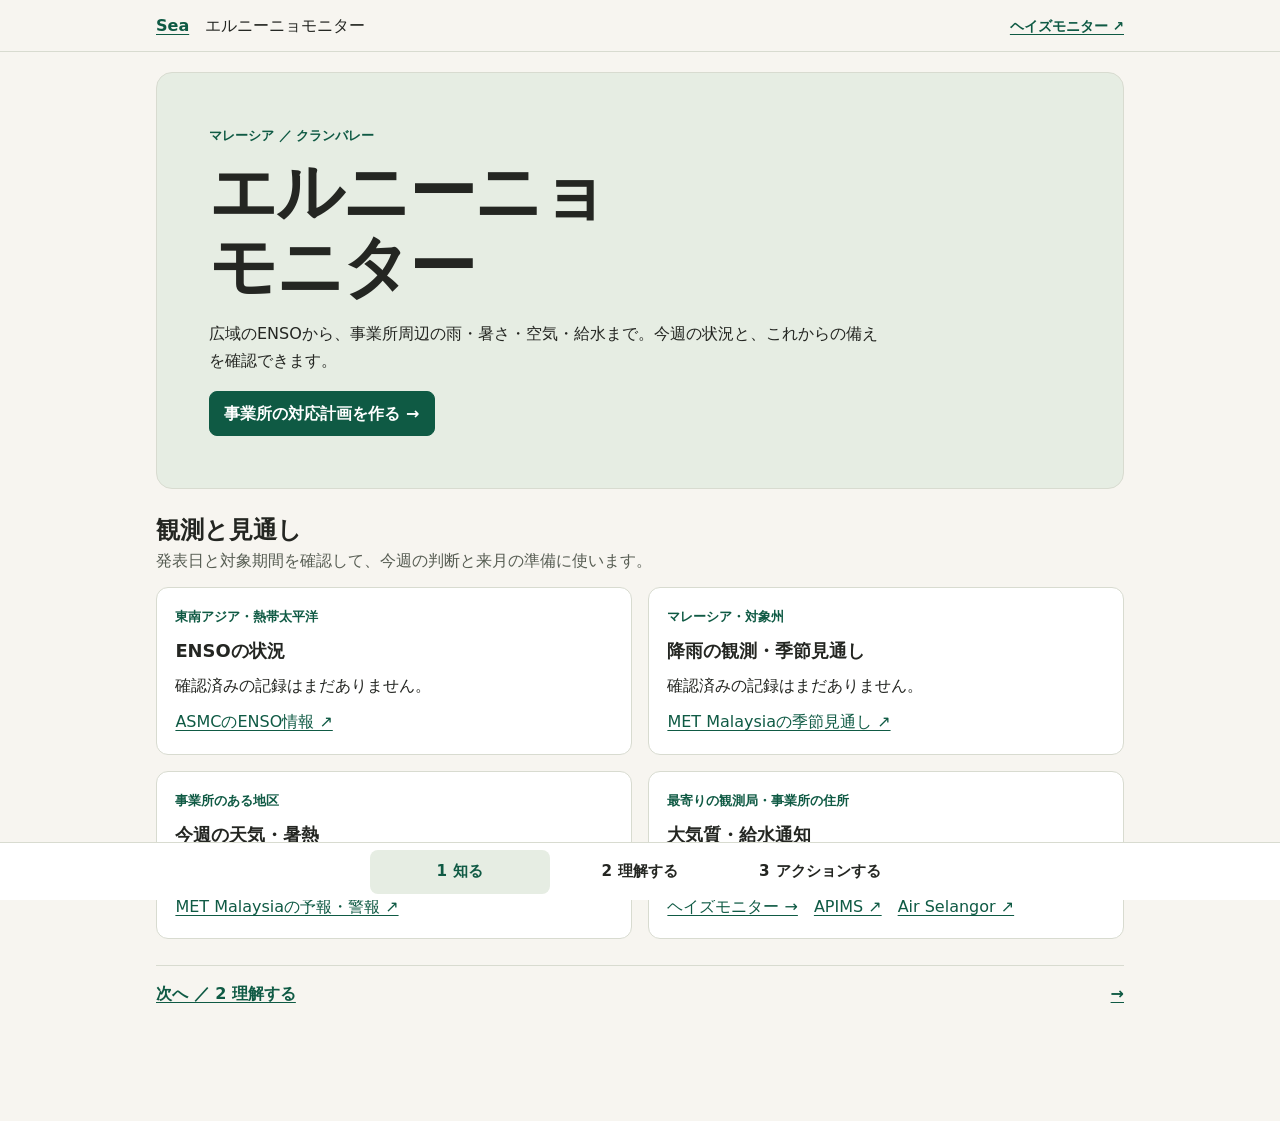
<file: elnino/index.html>
<!doctype html>
<html lang="ja">
<head>
<meta charset="utf-8">
<meta name="viewport" content="width=device-width, initial-scale=1, viewport-fit=cover">
<title>マレーシアのエルニーニョ監視 ｜ Sea</title>
<meta name="description" content="マレーシアのエルニーニョと、暑熱・ヘイズ・給水停止に備えるための情報。">
<link rel="stylesheet" href="style.css">
<link rel="icon" href="favicon.png" type="image/png" sizes="64x64">
<link rel="icon" href="favicon.svg" type="image/svg+xml">
<link rel="apple-touch-icon" href="apple-touch-icon.png">
</head>
<body>
<header class="top"><div><a href="../">Sea</a><span>エルニーニョモニター</span><a class="haze-link" href="../haze/">ヘイズモニター ↗</a></div></header>
<main>
<section class="hero">
  <p class="scope">マレーシア ／ クランバレー</p>
  <h1>エルニーニョ<br>モニター</h1>
  <p class="lead">広域のENSOから、事業所周辺の雨・暑さ・空気・給水まで。今週の状況と、これからの備えを確認できます。</p>
  <a class="button" href="actions.html">事業所の対応計画を作る →</a>
</section>
<section aria-labelledby="outlook">
  <h2 id="outlook">観測と見通し</h2>
  <p class="muted">発表日と対象期間を確認して、今週の判断と来月の準備に使います。</p>
  <div class="grid" id="monitor">
    <article class="card" data-series="enso"><p class="scope">東南アジア・熱帯太平洋</p><h3>ENSOの状況</h3><p class="bulletin">確認済みの記録はまだありません。</p><a href="https://asmc.asean.org/asmc-el-nino/">ASMCのENSO情報 ↗</a></article>
    <article class="card" data-series="rain"><p class="scope">マレーシア・対象州</p><h3>降雨の観測・季節見通し</h3><p class="bulletin">確認済みの記録はまだありません。</p><a href="https://www.met.gov.my/">MET Malaysiaの季節見通し ↗</a></article>
    <article class="card" data-series="heat"><p class="scope">事業所のある地区</p><h3>今週の天気・暑熱</h3><p class="bulletin">確認済みの記録はまだありません。</p><a href="https://www.met.gov.my/">MET Malaysiaの予報・警報 ↗</a></article>
    <article class="card"><p class="scope">最寄りの観測局・事業所の住所</p><h3>大気質・給水通知</h3><p>大気質は観測局、給水停止は対象地区と時間を確認します。</p><div class="links"><a href="../haze/">ヘイズモニター →</a><a href="https://apims.doe.gov.my/">APIMS ↗</a><a href="https://www.airselangor.com/">Air Selangor ↗</a></div></article>
  </div>
</section>
<section id="history" hidden><h2>過去の記録</h2><div id="history-list" class="stack"></div></section>
<a class="next" href="understand.html">次へ ／ 2 理解する <span aria-hidden="true">→</span></a>
<script src="monitor.js" defer></script>
</main>
<nav class="steps" aria-label="エルニーニョモニターのステップ">
  <a href="./" aria-current="page"><span>1</span>知る</a>
  <a href="understand.html"><span>2</span>理解する</a>
  <a href="actions.html"><span>3</span>アクションする</a>
</nav>
</body>
</html>
</file>
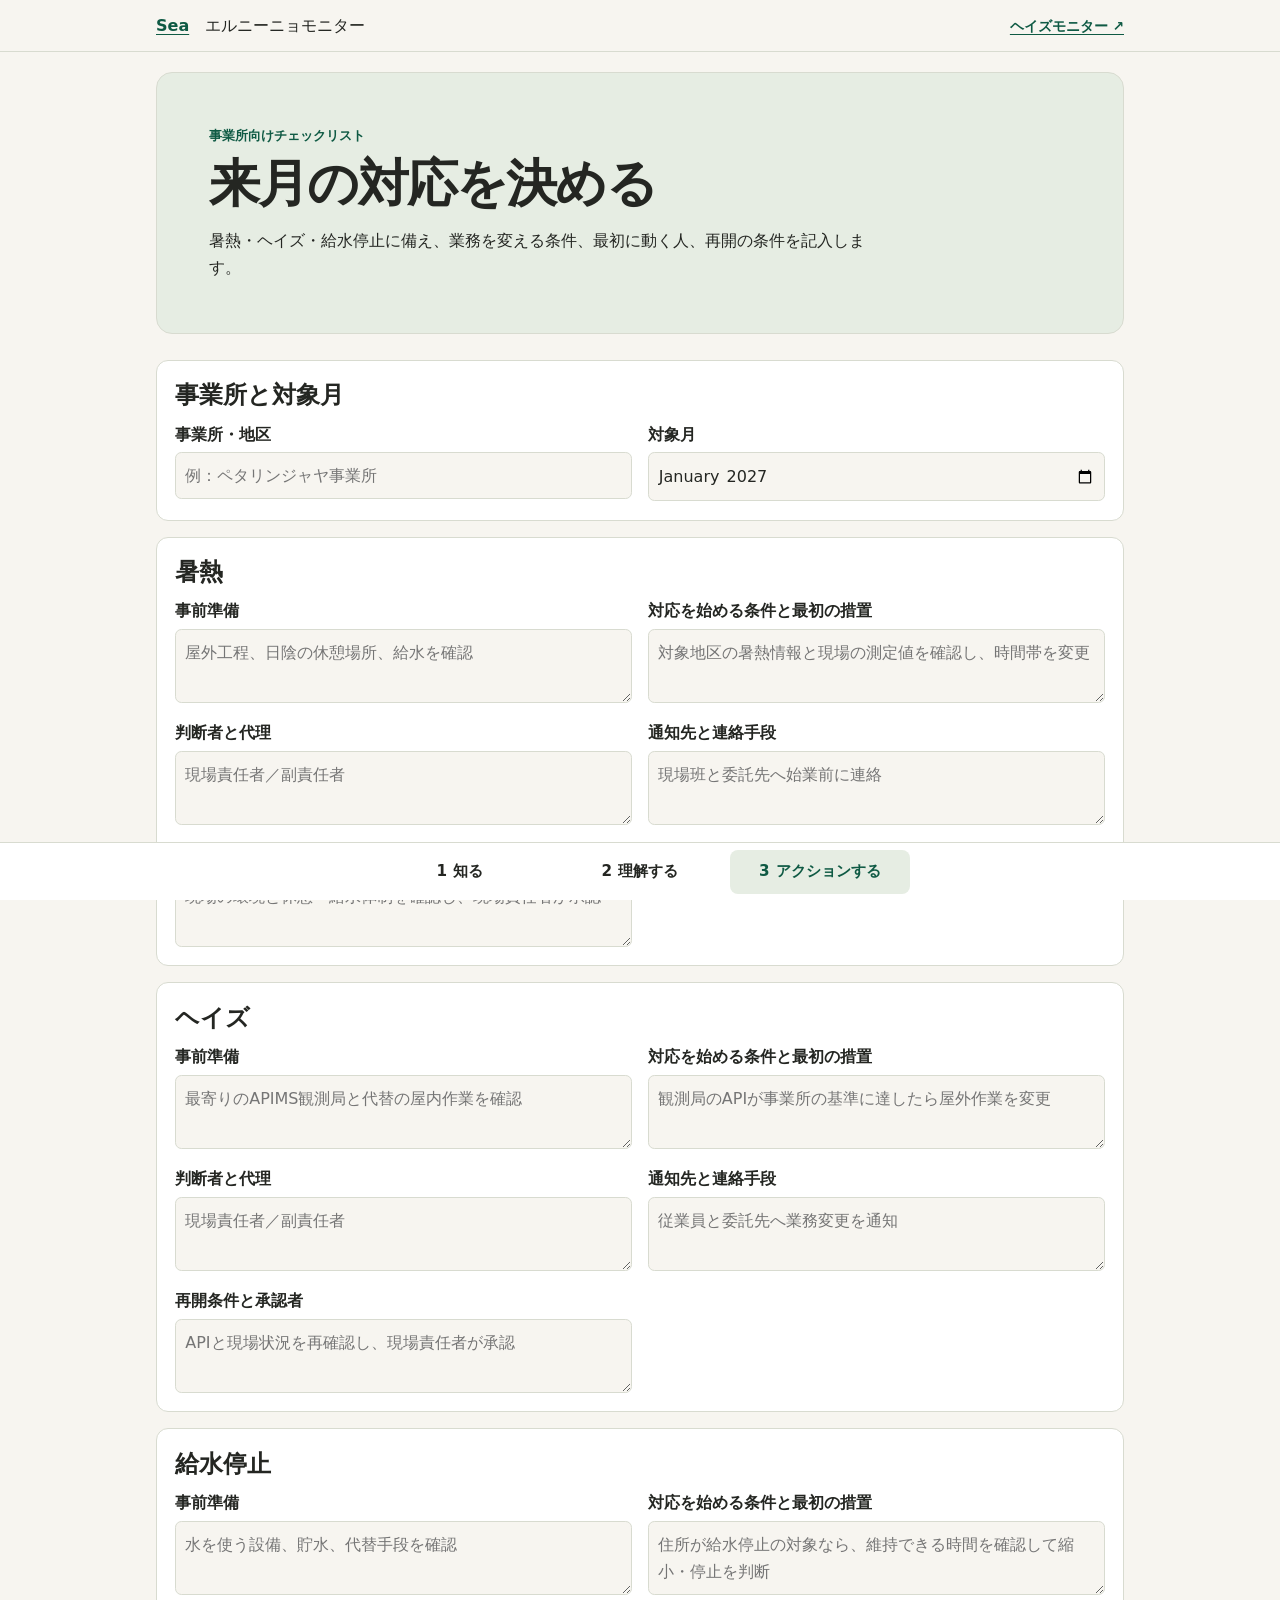
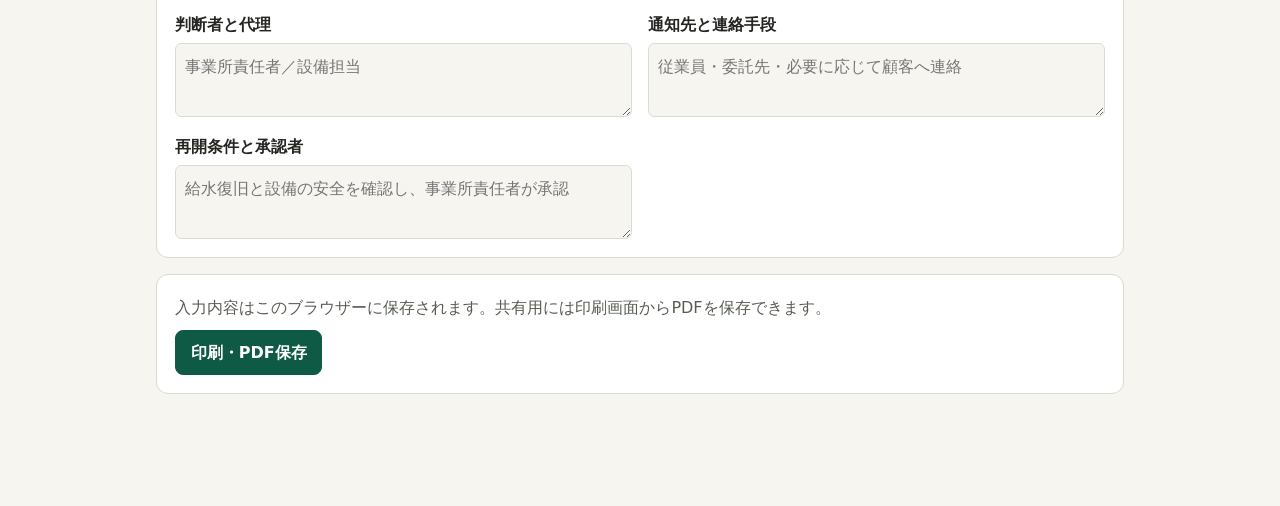
<file: elnino/actions.html>
<!doctype html>
<html lang="ja">
<head>
<meta charset="utf-8">
<meta name="viewport" content="width=device-width, initial-scale=1, viewport-fit=cover">
<title>事業所のエルニーニョ対応計画 ｜ Sea</title>
<meta name="description" content="マレーシアのエルニーニョと、暑熱・ヘイズ・給水停止に備えるための情報。">
<link rel="stylesheet" href="style.css">
<link rel="icon" href="favicon.png" type="image/png" sizes="64x64">
<link rel="icon" href="favicon.svg" type="image/svg+xml">
<link rel="apple-touch-icon" href="apple-touch-icon.png">
</head>
<body>
<header class="top"><div><a href="../">Sea</a><span>エルニーニョモニター</span><a class="haze-link" href="../haze/">ヘイズモニター ↗</a></div></header>
<main>
<section class="hero compact">
  <p class="scope">事業所向けチェックリスト</p>
  <h1>来月の対応を決める</h1>
  <p class="lead">暑熱・ヘイズ・給水停止に備え、業務を変える条件、最初に動く人、再開の条件を記入します。</p>
</section>
<form id="plan" class="stack">
  <section class="card">
    <h2>事業所と対象月</h2>
    <div class="fields">
      <label>事業所・地区 <input name="site" placeholder="例：ペタリンジャヤ事業所"></label>
      <label>対象月 <input type="month" name="month"></label>
    </div>
  </section>
  <section class="card" id="heat"><h2>暑熱</h2><div class="fields">
  <label>事前準備<textarea name="heat-prepare" rows="2" placeholder="屋外工程、日陰の休憩場所、給水を確認"></textarea></label>
  <label>対応を始める条件と最初の措置<textarea name="heat-trigger" rows="2" placeholder="対象地区の暑熱情報と現場の測定値を確認し、時間帯を変更"></textarea></label>
  <label>判断者と代理<textarea name="heat-owner" rows="2" placeholder="現場責任者／副責任者"></textarea></label>
  <label>通知先と連絡手段<textarea name="heat-notify" rows="2" placeholder="現場班と委託先へ始業前に連絡"></textarea></label>
  <label>再開条件と承認者<textarea name="heat-resume" rows="2" placeholder="現場の環境と休憩・給水体制を確認し、現場責任者が承認"></textarea></label>
</div></section>
<section class="card" id="haze"><h2>ヘイズ</h2><div class="fields">
  <label>事前準備<textarea name="haze-prepare" rows="2" placeholder="最寄りのAPIMS観測局と代替の屋内作業を確認"></textarea></label>
  <label>対応を始める条件と最初の措置<textarea name="haze-trigger" rows="2" placeholder="観測局のAPIが事業所の基準に達したら屋外作業を変更"></textarea></label>
  <label>判断者と代理<textarea name="haze-owner" rows="2" placeholder="現場責任者／副責任者"></textarea></label>
  <label>通知先と連絡手段<textarea name="haze-notify" rows="2" placeholder="従業員と委託先へ業務変更を通知"></textarea></label>
  <label>再開条件と承認者<textarea name="haze-resume" rows="2" placeholder="APIと現場状況を再確認し、現場責任者が承認"></textarea></label>
</div></section>
<section class="card" id="water"><h2>給水停止</h2><div class="fields">
  <label>事前準備<textarea name="water-prepare" rows="2" placeholder="水を使う設備、貯水、代替手段を確認"></textarea></label>
  <label>対応を始める条件と最初の措置<textarea name="water-trigger" rows="2" placeholder="住所が給水停止の対象なら、維持できる時間を確認して縮小・停止を判断"></textarea></label>
  <label>判断者と代理<textarea name="water-owner" rows="2" placeholder="事業所責任者／設備担当"></textarea></label>
  <label>通知先と連絡手段<textarea name="water-notify" rows="2" placeholder="従業員・委託先・必要に応じて顧客へ連絡"></textarea></label>
  <label>再開条件と承認者<textarea name="water-resume" rows="2" placeholder="給水復旧と設備の安全を確認し、事業所責任者が承認"></textarea></label>
</div></section>
  <section class="card controls" aria-label="計画の保存と印刷">
    <p class="muted">入力内容はこのブラウザーに保存されます。共有用には印刷画面からPDFを保存できます。</p>
    <button class="button" type="button" id="print">印刷・PDF保存</button>
    <p id="save-status" role="status"></p>
    <noscript><p>自動保存にはJavaScriptが必要です。</p></noscript>
  </section>
</form>
<script src="plan.js" defer></script>
</main>
<nav class="steps" aria-label="エルニーニョモニターのステップ">
  <a href="./"><span>1</span>知る</a>
  <a href="understand.html"><span>2</span>理解する</a>
  <a href="actions.html" aria-current="page"><span>3</span>アクションする</a>
</nav>
</body>
</html>
</file>
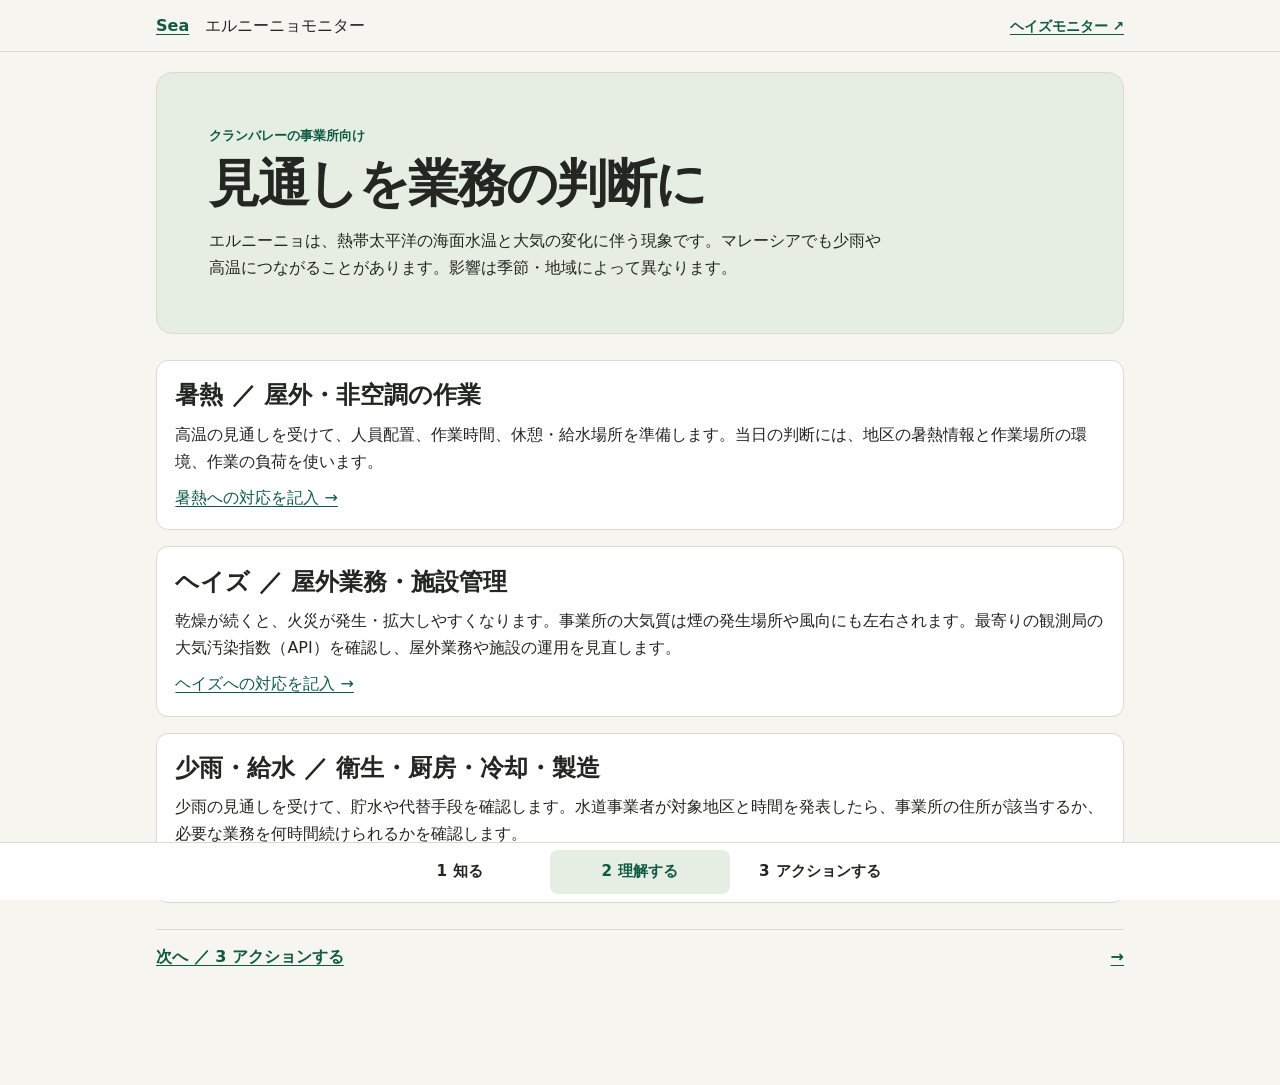
<file: elnino/understand.html>
<!doctype html>
<html lang="ja">
<head>
<meta charset="utf-8">
<meta name="viewport" content="width=device-width, initial-scale=1, viewport-fit=cover">
<title>エルニーニョと事業所への影響 ｜ Sea</title>
<meta name="description" content="マレーシアのエルニーニョと、暑熱・ヘイズ・給水停止に備えるための情報。">
<link rel="stylesheet" href="style.css">
<link rel="icon" href="favicon.png" type="image/png" sizes="64x64">
<link rel="icon" href="favicon.svg" type="image/svg+xml">
<link rel="apple-touch-icon" href="apple-touch-icon.png">
</head>
<body>
<header class="top"><div><a href="../">Sea</a><span>エルニーニョモニター</span><a class="haze-link" href="../haze/">ヘイズモニター ↗</a></div></header>
<main>
<section class="hero compact">
  <p class="scope">クランバレーの事業所向け</p>
  <h1>見通しを業務の判断に</h1>
  <p class="lead">エルニーニョは、熱帯太平洋の海面水温と大気の変化に伴う現象です。マレーシアでも少雨や高温につながることがあります。影響は季節・地域によって異なります。</p>
</section>
<section class="stack" aria-label="リスク別の影響">
  <article class="card"><h2>暑熱 ／ 屋外・非空調の作業</h2><p>高温の見通しを受けて、人員配置、作業時間、休憩・給水場所を準備します。当日の判断には、地区の暑熱情報と作業場所の環境、作業の負荷を使います。</p><a href="actions.html#heat">暑熱への対応を記入 →</a></article>
  <article class="card"><h2>ヘイズ ／ 屋外業務・施設管理</h2><p>乾燥が続くと、火災が発生・拡大しやすくなります。事業所の大気質は煙の発生場所や風向にも左右されます。最寄りの観測局の大気汚染指数（API）を確認し、屋外業務や施設の運用を見直します。</p><a href="actions.html#haze">ヘイズへの対応を記入 →</a></article>
  <article class="card"><h2>少雨・給水 ／ 衛生・厨房・冷却・製造</h2><p>少雨の見通しを受けて、貯水や代替手段を確認します。水道事業者が対象地区と時間を発表したら、事業所の住所が該当するか、必要な業務を何時間続けられるかを確認します。</p><a href="actions.html#water">給水停止への対応を記入 →</a></article>
</section>
<a class="next" href="actions.html">次へ ／ 3 アクションする <span aria-hidden="true">→</span></a>
</main>
<nav class="steps" aria-label="エルニーニョモニターのステップ">
  <a href="./"><span>1</span>知る</a>
  <a href="understand.html" aria-current="page"><span>2</span>理解する</a>
  <a href="actions.html"><span>3</span>アクションする</a>
</nav>
</body>
</html>
</file>
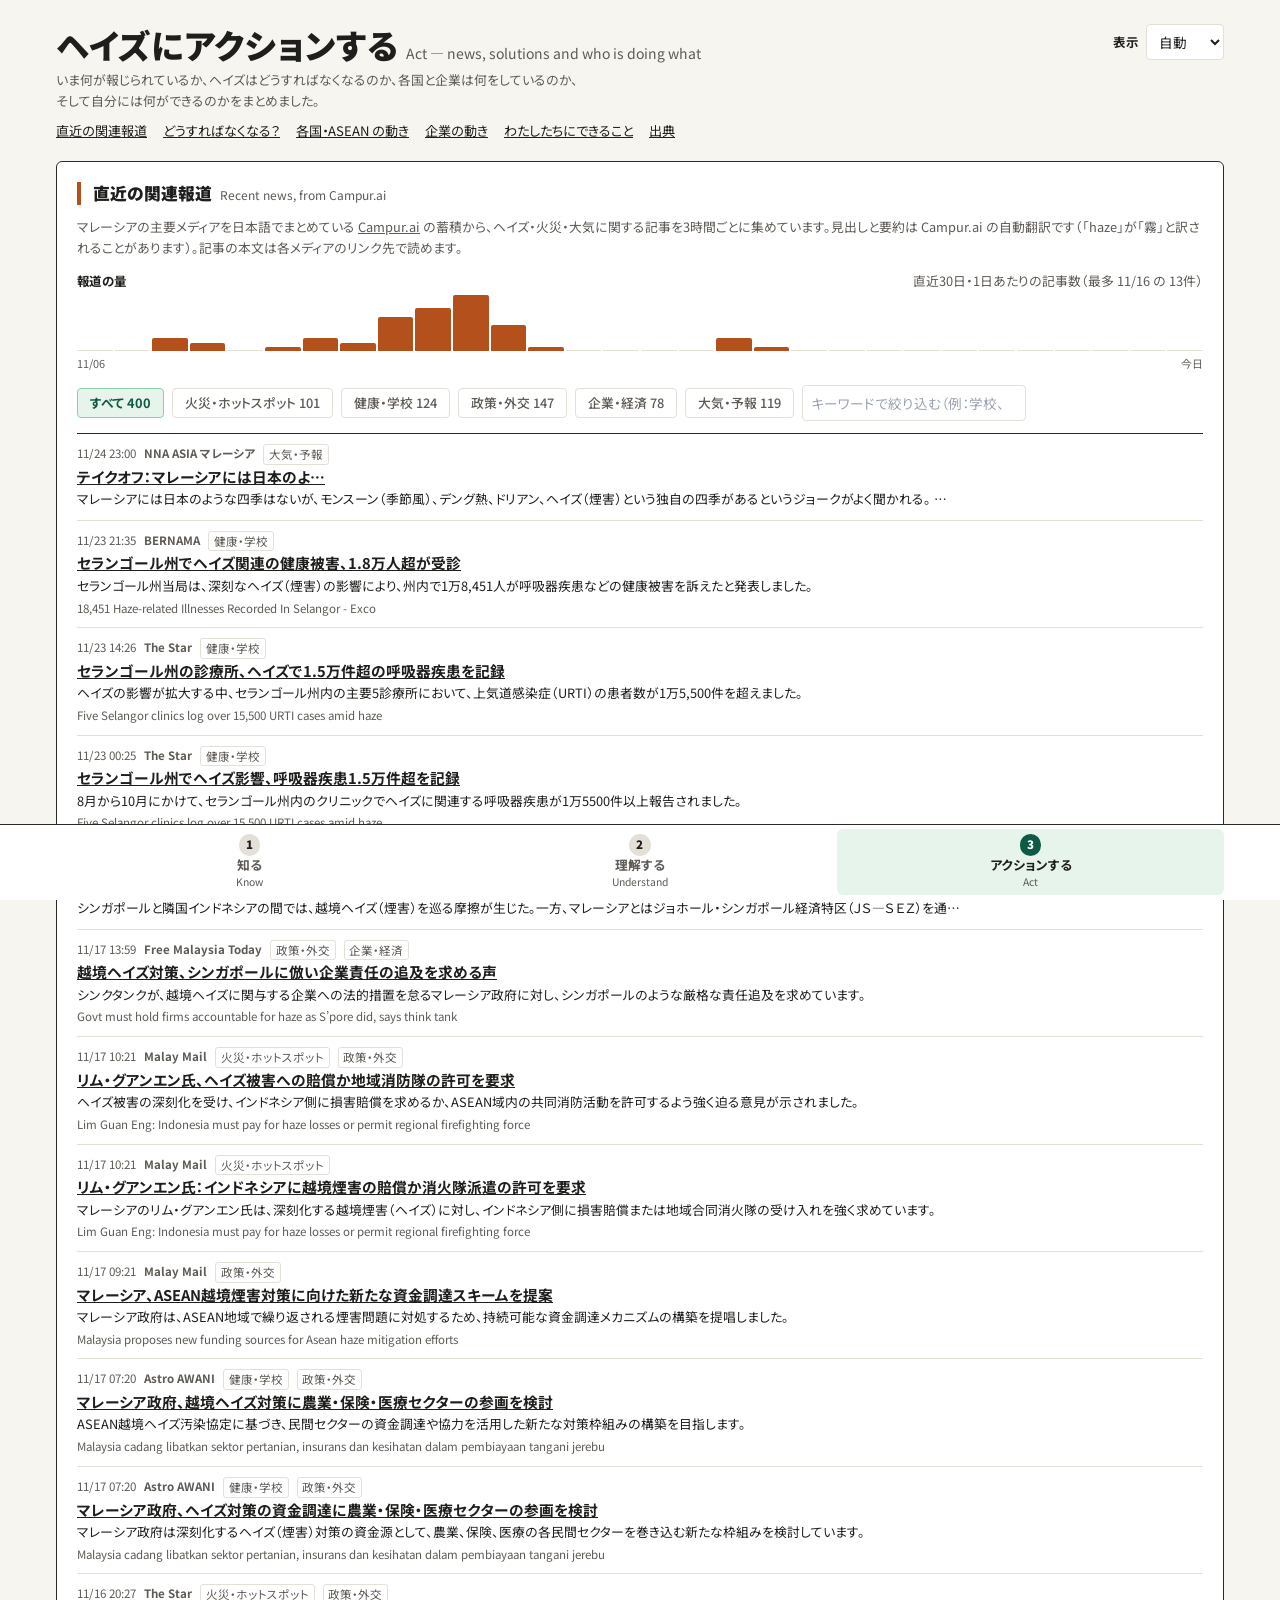
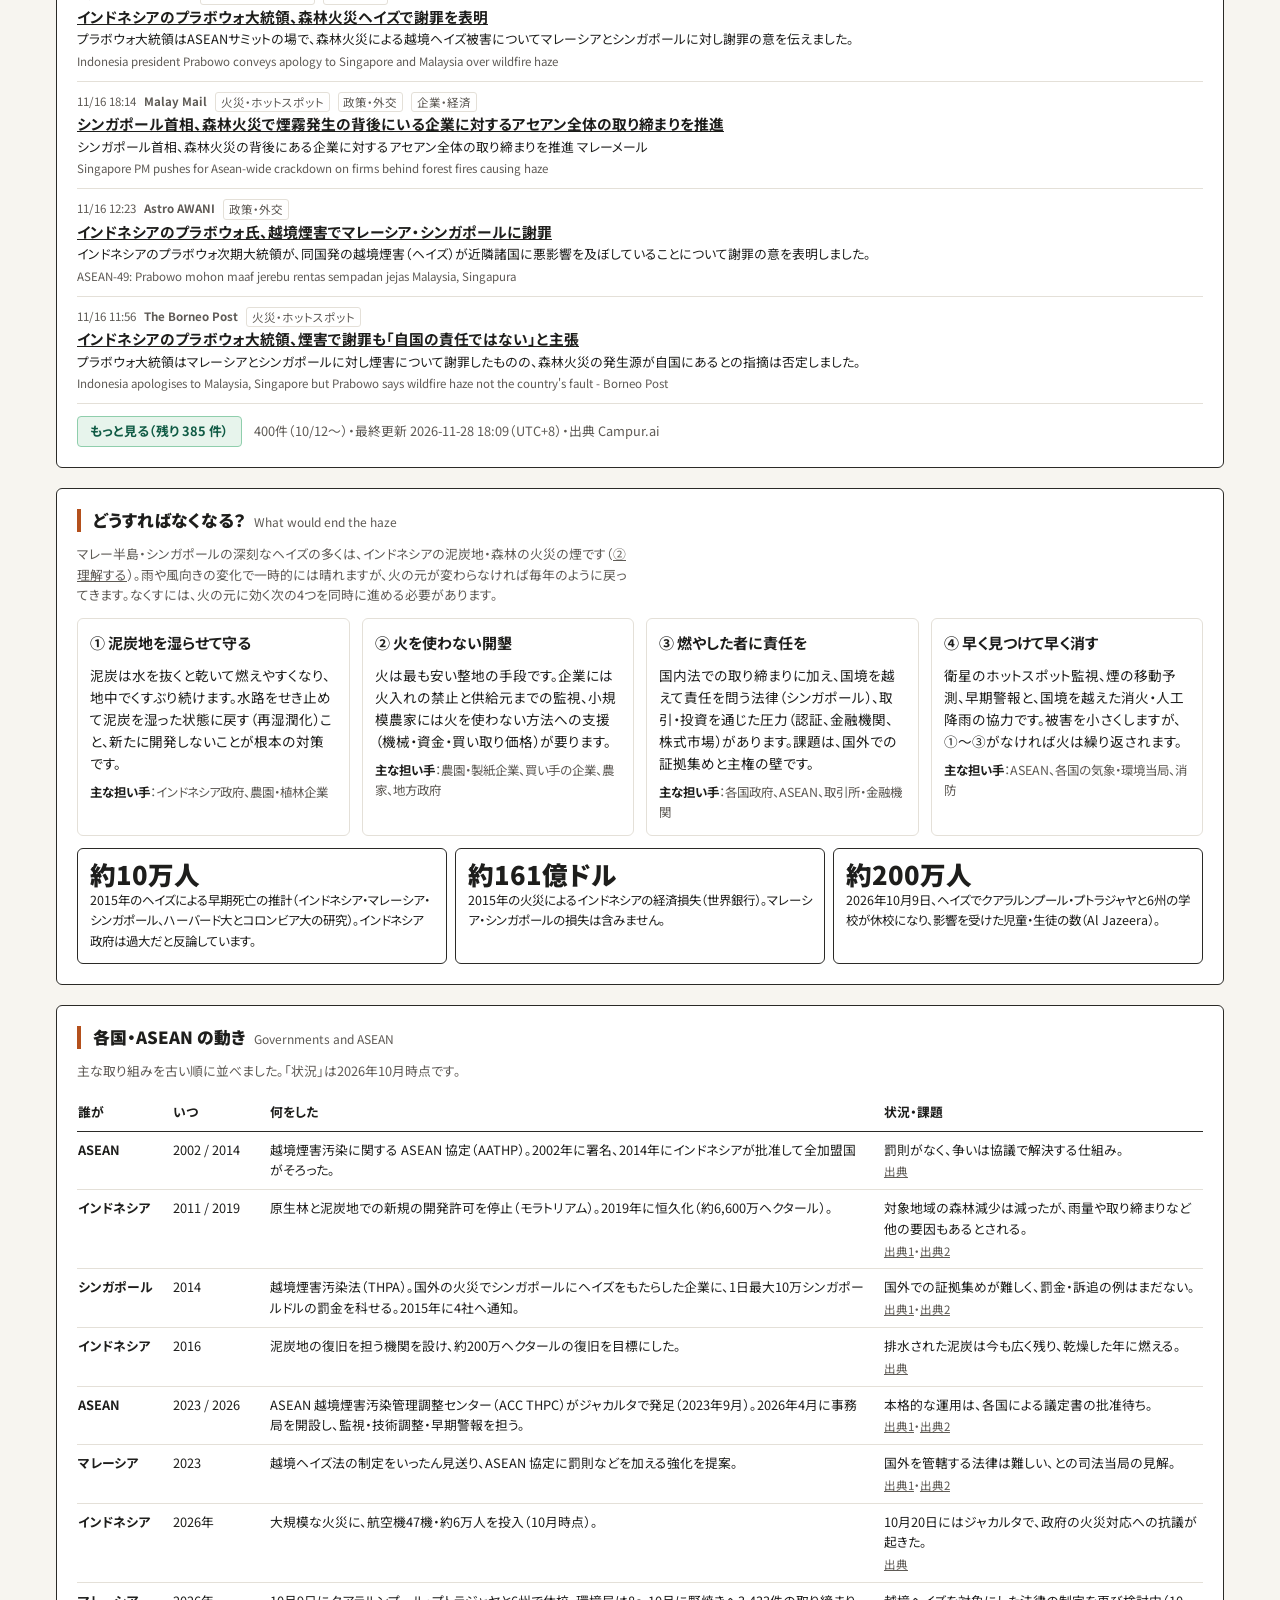
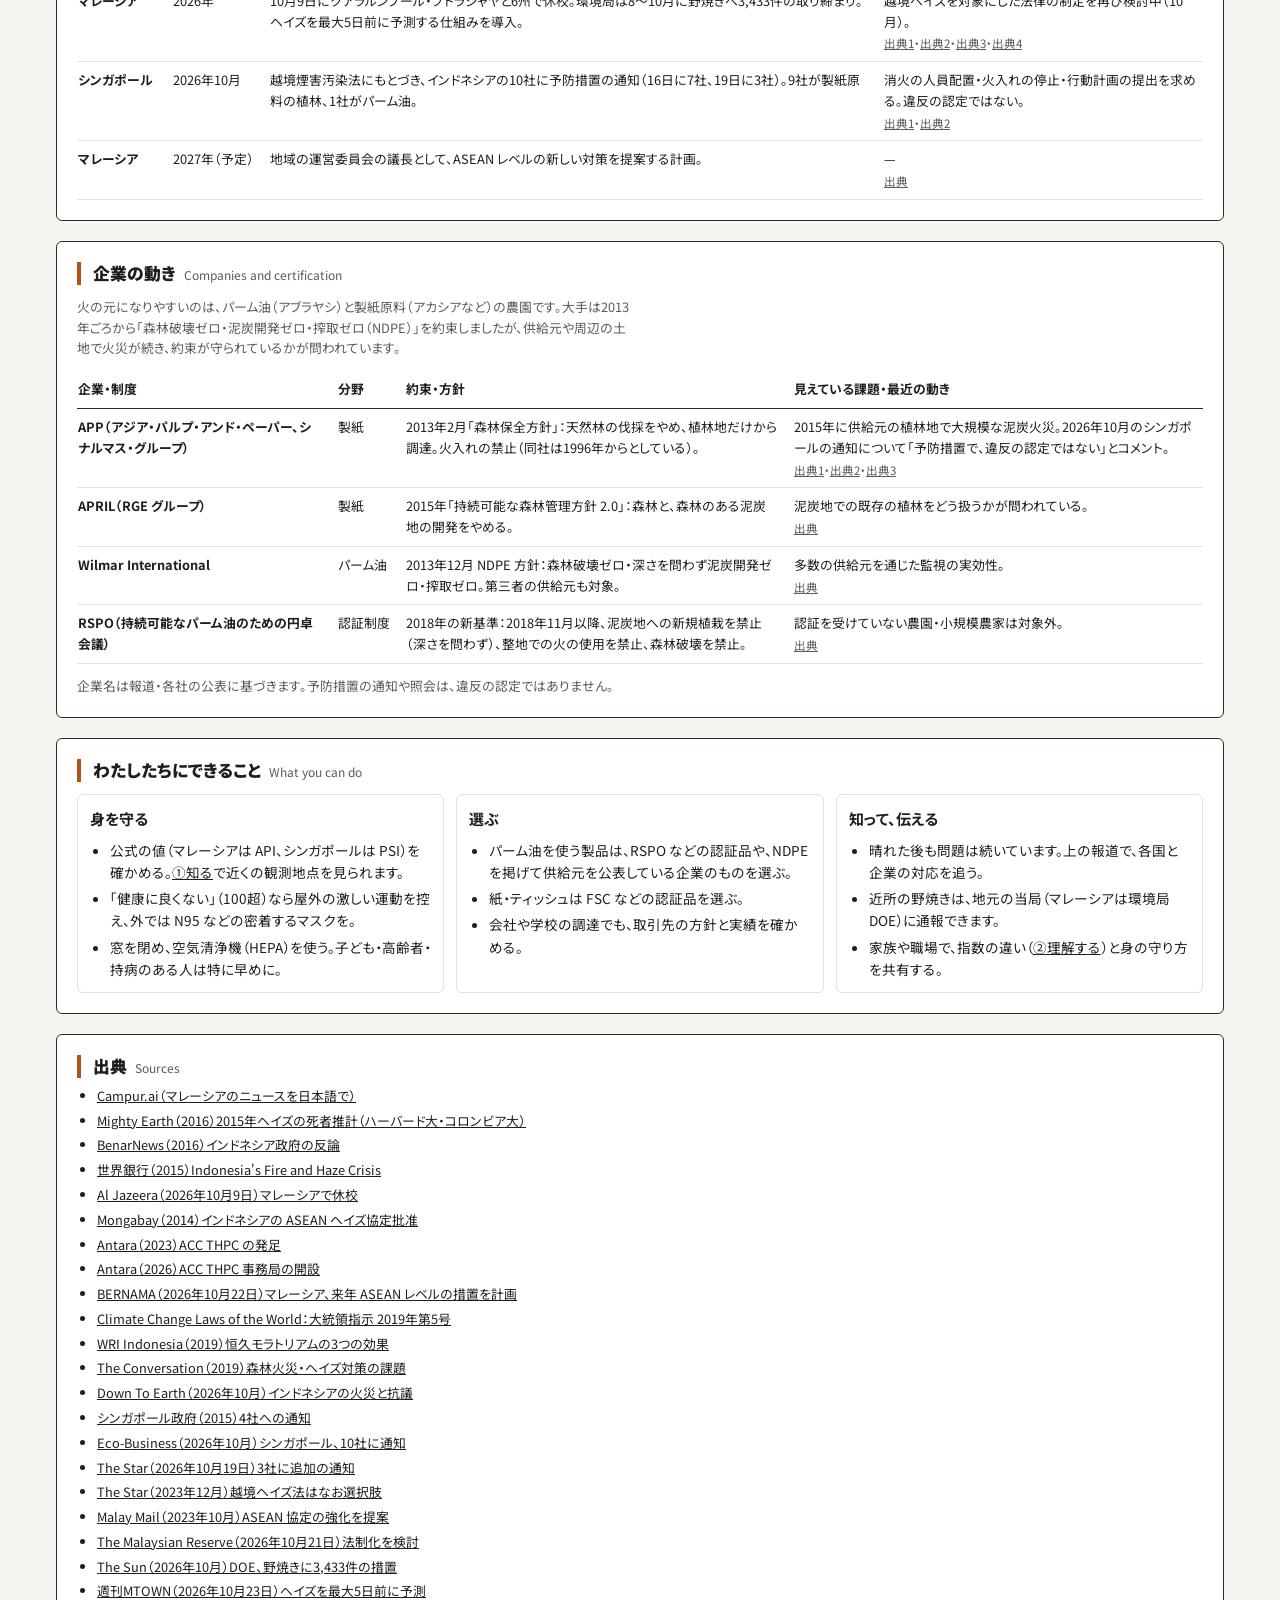
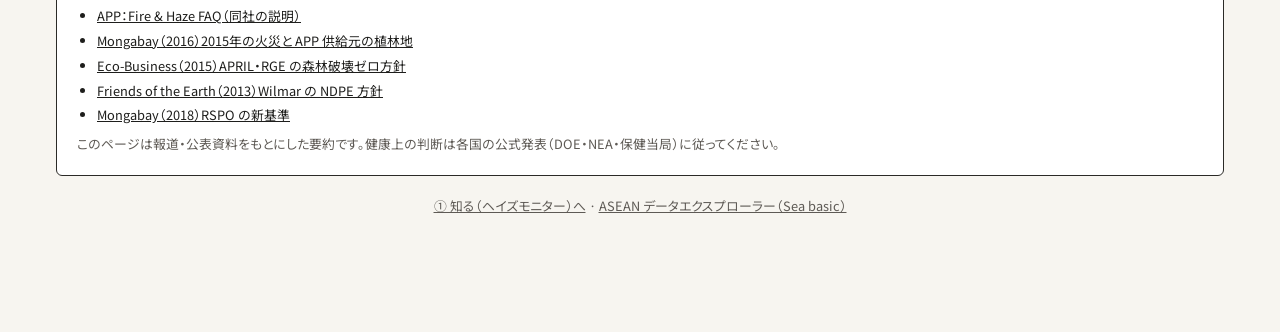
<file: haze/actions.html>
<!doctype html>
<html lang="ja">
<head>
<meta charset="utf-8">
<meta name="viewport" content="width=device-width, initial-scale=1, viewport-fit=cover">
<title>ヘイズにアクションする</title>
<meta name="description" content="マレーシア・シンガポールのヘイズ（越境煙害）について、直近の関連報道（Campur.ai の蓄積から）、ヘイズをなくすための打ち手、各国政府・ASEAN と主な企業の動き、個人にできることをまとめたページ。">
<link rel="icon" href="favicon.png" type="image/png" sizes="64x64">
<link rel="icon" href="favicon.svg" type="image/svg+xml">
<link rel="apple-touch-icon" href="apple-touch-icon.png">
<link rel="preconnect" href="https://fonts.googleapis.com">
<link rel="preconnect" href="https://fonts.gstatic.com" crossorigin>
<link rel="stylesheet" href="https://fonts.googleapis.com/css2?family=Noto+Sans+JP:wght@400;500;700;900&display=swap">
<link rel="stylesheet" href="haze.css?v=20261105a">
<script>
  try { const t = localStorage.getItem('haze-theme'); if (t === 'light' || t === 'dark') document.documentElement.dataset.theme = t; } catch (e) { /* storage unavailable */ }
</script>
</head>
<body class="font-sans text-[15px] leading-relaxed">
<main class="max-w-[1200px] mx-auto px-4 pt-6 pb-12 grid gap-5">

  <header class="grid gap-2">
    <div class="flex flex-wrap items-start justify-between gap-3">
      <div>
        <h1 class="text-[clamp(1.6rem,3vw,2.1rem)] font-black leading-tight">ヘイズにアクションする<span class="en text-sm block ml-0 mt-1 sm:inline sm:ml-2 sm:mt-0">Act — news, solutions and who is doing what</span></h1>
        <p class="note mt-1 max-w-[75ch]">いま何が報じられているか、ヘイズはどうすればなくなるのか、各国と企業は何をしているのか、そして自分には何ができるのかをまとめました。</p>
      </div>
      <div class="flex items-center gap-2">
        <label class="label min-w-0" for="theme">表示</label>
        <select id="theme" class="ctl"><option value="auto">自動</option><option value="light">ライト</option><option value="dark">ダーク</option></select>
      </div>
    </div>
    <nav class="flex flex-wrap gap-x-4 gap-y-1 text-[.82rem]" aria-label="このページの目次">
      <a class="underline" href="#news">直近の関連報道</a>
      <a class="underline" href="#solutions">どうすればなくなる？</a>
      <a class="underline" href="#countries">各国・ASEAN の動き</a>
      <a class="underline" href="#companies">企業の動き</a>
      <a class="underline" href="#you">わたしたちにできること</a>
      <a class="underline" href="#sources">出典</a>
    </nav>
  </header>

  <!-- News -->
  <section class="card grid gap-3" id="news">
    <h2 class="card-title">直近の関連報道<span class="en">Recent news, from Campur.ai</span></h2>
    <p class="note">マレーシアの主要メディアを日本語でまとめている <a class="underline" href="https://campur.ai.studio/" target="_blank" rel="noopener">Campur.ai</a> の蓄積から、ヘイズ・火災・大気に関する記事を3時間ごとに集めています。見出しと要約は Campur.ai の自動翻訳です（「haze」が「霧」と訳されることがあります）。記事の本文は各メディアのリンク先で読めます。</p>
    <div class="grid gap-1">
      <div class="flex justify-between items-baseline gap-2"><span class="label">報道の量</span><span id="news-volume-note" class="note"></span></div>
      <div id="news-volume" class="news-volume" role="img"></div>
      <div id="news-volume-axis" class="flex justify-between text-[.68rem] text-muted"></div>
    </div>
    <div class="flex flex-wrap gap-2 items-center">
      <div id="news-tags" class="flex flex-wrap gap-2" role="group" aria-label="話題で絞り込む"></div>
      <label class="sr-only" for="news-q">キーワード</label>
      <input id="news-q" type="search" class="ctl w-full sm:w-56" placeholder="キーワードで絞り込む（例：学校、Johor）">
    </div>
    <ol id="news-list" class="grid gap-0 border-t-[1.5px] border-frame"></ol>
    <div class="flex flex-wrap items-center gap-3">
      <button id="news-more" type="button" class="chip">もっと見る</button>
      <span id="news-status" class="note" aria-live="polite"></span>
    </div>
  </section>

  <!-- Solutions -->
  <section class="card grid gap-3" id="solutions">
    <h2 class="card-title">どうすればなくなる？<span class="en">What would end the haze</span></h2>
    <p class="note max-w-[80ch]">マレー半島・シンガポールの深刻なヘイズの多くは、インドネシアの泥炭地・森林の火災の煙です（<a class="underline" href="understand.html#types">②理解する</a>）。雨や風向きの変化で一時的には晴れますが、火の元が変わらなければ毎年のように戻ってきます。なくすには、火の元に効く次の4つを同時に進める必要があります。</p>
    <div class="grid gap-3 md:grid-cols-2 xl:grid-cols-4">
      <article class="grid gap-2 content-start border border-line rounded-card p-3">
        <h3 class="font-bold">① 泥炭地を湿らせて守る</h3>
        <p class="text-[.85rem]">泥炭は水を抜くと乾いて燃えやすくなり、地中でくすぶり続けます。水路をせき止めて泥炭を湿った状態に戻す（再湿潤化）こと、新たに開発しないことが根本の対策です。</p>
        <p class="text-[.78rem] text-muted"><b class="text-fg">主な担い手</b>：インドネシア政府、農園・植林企業</p>
      </article>
      <article class="grid gap-2 content-start border border-line rounded-card p-3">
        <h3 class="font-bold">② 火を使わない開墾</h3>
        <p class="text-[.85rem]">火は最も安い整地の手段です。企業には火入れの禁止と供給元までの監視、小規模農家には火を使わない方法への支援（機械・資金・買い取り価格）が要ります。</p>
        <p class="text-[.78rem] text-muted"><b class="text-fg">主な担い手</b>：農園・製紙企業、買い手の企業、農家、地方政府</p>
      </article>
      <article class="grid gap-2 content-start border border-line rounded-card p-3">
        <h3 class="font-bold">③ 燃やした者に責任を</h3>
        <p class="text-[.85rem]">国内法での取り締まりに加え、国境を越えて責任を問う法律（シンガポール）、取引・投資を通じた圧力（認証、金融機関、株式市場）があります。課題は、国外での証拠集めと主権の壁です。</p>
        <p class="text-[.78rem] text-muted"><b class="text-fg">主な担い手</b>：各国政府、ASEAN、取引所・金融機関</p>
      </article>
      <article class="grid gap-2 content-start border border-line rounded-card p-3">
        <h3 class="font-bold">④ 早く見つけて早く消す</h3>
        <p class="text-[.85rem]">衛星のホットスポット監視、煙の移動予測、早期警報と、国境を越えた消火・人工降雨の協力です。被害を小さくしますが、①〜③がなければ火は繰り返されます。</p>
        <p class="text-[.78rem] text-muted"><b class="text-fg">主な担い手</b>：ASEAN、各国の気象・環境当局、消防</p>
      </article>
    </div>
    <div class="grid gap-2 sm:grid-cols-3">
      <div class="border-[1.5px] border-frame rounded-card p-3 grid gap-1 content-start">
        <div class="text-[1.6rem] font-black leading-none tnum">約10万人</div>
        <p class="text-[.78rem]">2015年のヘイズによる早期死亡の推計（インドネシア・マレーシア・シンガポール、ハーバード大とコロンビア大の研究）。インドネシア政府は過大だと反論しています。</p>
      </div>
      <div class="border-[1.5px] border-frame rounded-card p-3 grid gap-1 content-start">
        <div class="text-[1.6rem] font-black leading-none tnum">約161億ドル</div>
        <p class="text-[.78rem]">2015年の火災によるインドネシアの経済損失（世界銀行）。マレーシア・シンガポールの損失は含みません。</p>
      </div>
      <div class="border-[1.5px] border-frame rounded-card p-3 grid gap-1 content-start">
        <div class="text-[1.6rem] font-black leading-none tnum">約200万人</div>
        <p class="text-[.78rem]">2026年10月9日、ヘイズでクアラルンプール・プトラジャヤと6州の学校が休校になり、影響を受けた児童・生徒の数（Al Jazeera）。</p>
      </div>
    </div>
  </section>

  <!-- Countries -->
  <section class="card grid gap-3" id="countries">
    <h2 class="card-title">各国・ASEAN の動き<span class="en">Governments and ASEAN</span></h2>
    <p class="note">主な取り組みを古い順に並べました。「状況」は2026年10月時点です。</p>
    <div class="overflow-x-auto">
      <table class="w-full text-[.8rem] border-collapse min-w-[40rem]">
        <thead><tr class="text-left border-b-[1.5px] border-frame">
          <th class="py-2 pr-3 font-bold whitespace-nowrap">誰が</th><th class="py-2 px-2 font-bold whitespace-nowrap">いつ</th><th class="py-2 px-2 font-bold">何をした</th><th class="py-2 pl-2 font-bold">状況・課題</th>
        </tr></thead>
        <tbody id="country-rows"></tbody>
      </table>
    </div>
  </section>

  <!-- Companies -->
  <section class="card grid gap-3" id="companies">
    <h2 class="card-title">企業の動き<span class="en">Companies and certification</span></h2>
    <p class="note max-w-[80ch]">火の元になりやすいのは、パーム油（アブラヤシ）と製紙原料（アカシアなど）の農園です。大手は2013年ごろから「森林破壊ゼロ・泥炭開発ゼロ・搾取ゼロ（NDPE）」を約束しましたが、供給元や周辺の土地で火災が続き、約束が守られているかが問われています。</p>
    <div class="overflow-x-auto">
      <table class="w-full text-[.8rem] border-collapse min-w-[40rem]">
        <thead><tr class="text-left border-b-[1.5px] border-frame">
          <th class="py-2 pr-3 font-bold whitespace-nowrap">企業・制度</th><th class="py-2 px-2 font-bold whitespace-nowrap">分野</th><th class="py-2 px-2 font-bold">約束・方針</th><th class="py-2 pl-2 font-bold">見えている課題・最近の動き</th>
        </tr></thead>
        <tbody id="company-rows"></tbody>
      </table>
    </div>
    <p class="note">企業名は報道・各社の公表に基づきます。予防措置の通知や照会は、違反の認定ではありません。</p>
  </section>

  <!-- You -->
  <section class="card grid gap-3" id="you">
    <h2 class="card-title">わたしたちにできること<span class="en">What you can do</span></h2>
    <div class="grid gap-3 md:grid-cols-3">
      <article class="grid gap-2 content-start border border-line rounded-card p-3">
        <h3 class="font-bold">身を守る</h3>
        <ul class="text-[.85rem] list-disc pl-5 grid gap-1">
          <li>公式の値（マレーシアは API、シンガポールは PSI）を確かめる。<a class="underline" href="index.html">①知る</a>で近くの観測地点を見られます。</li>
          <li>「健康に良くない」（100超）なら屋外の激しい運動を控え、外では N95 などの密着するマスクを。</li>
          <li>窓を閉め、空気清浄機（HEPA）を使う。子ども・高齢者・持病のある人は特に早めに。</li>
        </ul>
      </article>
      <article class="grid gap-2 content-start border border-line rounded-card p-3">
        <h3 class="font-bold">選ぶ</h3>
        <ul class="text-[.85rem] list-disc pl-5 grid gap-1">
          <li>パーム油を使う製品は、RSPO などの認証品や、NDPE を掲げて供給元を公表している企業のものを選ぶ。</li>
          <li>紙・ティッシュは FSC などの認証品を選ぶ。</li>
          <li>会社や学校の調達でも、取引先の方針と実績を確かめる。</li>
        </ul>
      </article>
      <article class="grid gap-2 content-start border border-line rounded-card p-3">
        <h3 class="font-bold">知って、伝える</h3>
        <ul class="text-[.85rem] list-disc pl-5 grid gap-1">
          <li>晴れた後も問題は続いています。上の報道で、各国と企業の対応を追う。</li>
          <li>近所の野焼きは、地元の当局（マレーシアは環境局 DOE）に通報できます。</li>
          <li>家族や職場で、指数の違い（<a class="underline" href="understand.html">②理解する</a>）と身の守り方を共有する。</li>
        </ul>
      </article>
    </div>
  </section>

  <!-- Sources -->
  <section class="card grid gap-2" id="sources">
    <h2 class="card-title">出典<span class="en">Sources</span></h2>
    <ul id="source-list" class="text-[.8rem] grid gap-1 list-disc pl-5"></ul>
    <p class="note">このページは報道・公表資料をもとにした要約です。健康上の判断は各国の公式発表（DOE・NEA・保健当局）に従ってください。</p>
  </section>

  <footer class="note text-center">
    <a class="underline" href="index.html">① 知る（ヘイズモニター）へ</a> · <a class="underline" href="../basic/index.html">ASEAN データエクスプローラー（Sea basic）</a>
  </footer>
</main>
<nav class="steps" aria-label="ヘイズモニターの3つのステップ">
  <a class="step" href="index.html"><b>1</b>知る<span class="en">Know</span></a>
  <a class="step" href="understand.html"><b>2</b>理解する<span class="en">Understand</span></a>
  <a class="step" href="actions.html" aria-current="page"><b>3</b>アクションする<span class="en">Act</span></a>
</nav>
<script>
(() => {
  'use strict';
  const $ = (id) => document.getElementById(id);
  const el = (tag, cls, text) => { const e = document.createElement(tag); if (cls) e.className = cls; if (text != null) e.textContent = text; return e; };
  const link = (href, text) => { const a = el('a', 'underline', text); a.href = href; a.target = '_blank'; a.rel = 'noopener'; return a; };

  // ---------- sources (referenced by key from the tables) ----------
  const SRC = {
    aathp: ['Mongabay（2014）インドネシアの ASEAN ヘイズ協定批准', 'https://news.mongabay.com/2014/09/after-12-years-indonesia-finally-ratifies-transboundary-haze-agreement/'],
    acc23: ['Antara（2023）ACC THPC の発足', 'https://en.antaranews.com/news/292902/asean-inaugurates-acc-thpc-to-combat-haze-pollution'],
    acc26: ['Antara（2026）ACC THPC 事務局の開設', 'https://en.antaranews.com/news/413276/indonesia-serves-as-asean-haze-control-hub-through-accthpc'],
    myasean27: ['BERNAMA（2026年10月22日）マレーシア、来年 ASEAN レベルの措置を計画', 'https://news.google.com/rss/articles/CBMiZEFVX3lxTFBFY3JpdDBYVnRGN1hNOXpGdnFiOHQ1aDRaa0Y1MGgwczU5MmEzRXhOT2F1eEc2MlVXam0wZzB0UUJWMzAxZ0lldzFCemlLaE1SZTdLdTh0Q1ByamN2cTZoTGVsd3U?oc=5'],
    moratorium: ['Climate Change Laws of the World：大統領指示 2019年第5号', 'https://climate-laws.org/document/presidential-instruction-no-5-of-2019-concerning-the-termination-of-the-granting-of-new-permits-and-improvement-of-primary-natural-forest-governance-and-peatlands_2167'],
    wri19: ['WRI Indonesia（2019）恒久モラトリアムの3つの効果', 'https://wri-indonesia.org/en/insights/three-benefits-jokowis-permanent-ban-forest-clearance-permit-indonesia'],
    brg: ['The Conversation（2019）森林火災・ヘイズ対策の課題', 'https://theconversation.com/three-things-jokowi-could-do-better-to-stop-forest-fires-and-haze-in-indonesia-120497'],
    dte26: ['Down To Earth（2026年10月）インドネシアの火災と抗議', 'https://www.downtoearth.org.in/climate-change/indonesia-wildfire-crisis-sparks-protests-as-toxic-haze-spreads-across-southeast-asia'],
    thpa15: ['シンガポール政府（2015）4社への通知', 'https://www.nas.gov.sg/archivesonline/data/pdfdoc/20151002005.htm'],
    thpa26: ['Eco-Business（2026年10月）シンガポール、10社に通知', 'https://www.eco-business.com/news/singapore-widens-haze-crackdown-to-kalimantan-targeting-10-indonesian-firms/'],
    star26: ['The Star（2026年10月19日）3社に追加の通知', 'https://www.thestar.com.my/aseanplus/aseanplus-news/2026/10/19/singapore-issues-notices-to-three-more-companies-in-indonesia-over-haze-role'],
    my23: ['The Star（2023年12月）越境ヘイズ法はなお選択肢', 'https://www.thestar.com.my/news/nation/2023/12/22/transboundary-haze-law-still-an-option-says-nik-nazmi'],
    my23b: ['Malay Mail（2023年10月）ASEAN 協定の強化を提案', 'https://www.malaymail.com/news/malaysia/2023/10/18/nik-nazmi-malaysia-proposes-upgrading-2002-asean-pact-to-address-haze-issue/97019'],
    my26law: ['The Malaysian Reserve（2026年10月21日）法制化を検討', 'https://themalaysianreserve.com/2026/10/21/govt-weighs-legislation-to-tackle-transboundary-haze/'],
    my26school: ['Al Jazeera（2026年10月9日）マレーシアで休校', 'https://www.aljazeera.com/news/2026/10/9/malaysia-shuts-schools-as-haze-from-indonesian-fires-chokes-southeast-asia'],
    my26doe: ['The Sun（2026年10月）DOE、野焼きに3,433件の措置', 'https://thesun.my/news/doe-3433-enforcement-actions-open-burning-amid-haze/'],
    my26forecast: ['週刊MTOWN（2026年10月23日）ヘイズを最大5日前に予測', 'https://www.mtown.my/news/politics/NewSystemtoPredictHaze5daysinAdvance'],
    app: ['APP：Fire & Haze FAQ（同社の説明）', 'https://app.co.id/-/fire-haze-faq'],
    app15: ['Mongabay（2016）2015年の火災と APP 供給元の植林地', 'https://news.mongabay.com/2016/02/fires-burned-26-of-forestry-giants-south-sumatra-plantations-in-2015/'],
    april: ['Eco-Business（2015）APRIL・RGE の森林破壊ゼロ方針', 'https://www.eco-business.com/news/april-rge-finally-commit-to-zero-deforestation/'],
    wilmar: ['Friends of the Earth（2013）Wilmar の NDPE 方針', 'https://foe.org/news/2013-12-palm-oil-giant-wilmar-international-promises-to-end/'],
    rspo: ['Mongabay（2018）RSPO の新基準', 'https://news.mongabay.com/2018/11/rspo-adopts-total-ban-on-deforestation-under-sweeping-new-standards/'],
    deaths: ['Mighty Earth（2016）2015年ヘイズの死者推計（ハーバード大・コロンビア大）', 'https://mightyearth.org/article/2015-haze-death-toll/'],
    deathsDispute: ['BenarNews（2016）インドネシア政府の反論', 'https://www.benarnews.org/english/news/indonesian/haze-update-09202016165752.html'],
    wb: ['世界銀行（2015）Indonesia\'s Fire and Haze Crisis', 'https://www.worldbank.org/en/news/feature/2015/12/01/indonesias-fire-and-haze-crisis'],
    campur: ['Campur.ai（マレーシアのニュースを日本語で）', 'https://campur.ai.studio/'],
  };
  const cite = (...keys) => {
    const s = el('span', 'text-[.72rem] text-muted');
    keys.forEach((k, i) => { if (i) s.append('・'); s.append(link(SRC[k][1], '出典' + (keys.length > 1 ? i + 1 : ''))); });
    return s;
  };

  // ---------- governments and ASEAN ----------
  const COUNTRY = [
    ['ASEAN', '2002 / 2014', '越境煙害汚染に関する ASEAN 協定（AATHP）。2002年に署名、2014年にインドネシアが批准して全加盟国がそろった。', '罰則がなく、争いは協議で解決する仕組み。', ['aathp']],
    ['インドネシア', '2011 / 2019', '原生林と泥炭地での新規の開発許可を停止（モラトリアム）。2019年に恒久化（約6,600万ヘクタール）。', '対象地域の森林減少は減ったが、雨量や取り締まりなど他の要因もあるとされる。', ['moratorium', 'wri19']],
    ['シンガポール', '2014', '越境煙害汚染法（THPA）。国外の火災でシンガポールにヘイズをもたらした企業に、1日最大10万シンガポールドルの罰金を科せる。2015年に4社へ通知。', '国外での証拠集めが難しく、罰金・訴追の例はまだない。', ['thpa15', 'thpa26']],
    ['インドネシア', '2016', '泥炭地の復旧を担う機関を設け、約200万ヘクタールの復旧を目標にした。', '排水された泥炭は今も広く残り、乾燥した年に燃える。', ['brg']],
    ['ASEAN', '2023 / 2026', 'ASEAN 越境煙害汚染管理調整センター（ACC THPC）がジャカルタで発足（2023年9月）。2026年4月に事務局を開設し、監視・技術調整・早期警報を担う。', '本格的な運用は、各国による議定書の批准待ち。', ['acc23', 'acc26']],
    ['マレーシア', '2023', '越境ヘイズ法の制定をいったん見送り、ASEAN 協定に罰則などを加える強化を提案。', '国外を管轄する法律は難しい、との司法当局の見解。', ['my23', 'my23b']],
    ['インドネシア', '2026年', '大規模な火災に、航空機47機・約6万人を投入（10月時点）。', '10月20日にはジャカルタで、政府の火災対応への抗議が起きた。', ['dte26']],
    ['マレーシア', '2026年', '10月9日にクアラルンプール・プトラジャヤと6州で休校。環境局は8〜10月に野焼きへ3,433件の取り締まり。ヘイズを最大5日前に予測する仕組みを導入。', '越境ヘイズを対象にした法律の制定を再び検討中（10月）。', ['my26school', 'my26doe', 'my26forecast', 'my26law']],
    ['シンガポール', '2026年10月', '越境煙害汚染法にもとづき、インドネシアの10社に予防措置の通知（16日に7社、19日に3社）。9社が製紙原料の植林、1社がパーム油。', '消火の人員配置・火入れの停止・行動計画の提出を求める。違反の認定ではない。', ['thpa26', 'star26']],
    ['マレーシア', '2027年（予定）', '地域の運営委員会の議長として、ASEAN レベルの新しい対策を提案する計画。', '—', ['myasean27']],
  ];
  $('country-rows').replaceChildren(...COUNTRY.map(([who, when, what, status, src]) => {
    const tr = el('tr', 'border-b border-line align-top');
    tr.append(el('td', 'py-2 pr-3 font-bold whitespace-nowrap', who), el('td', 'py-2 px-2 whitespace-nowrap tnum', when), el('td', 'py-2 px-2', what));
    const td = el('td', 'py-2 pl-2 grid gap-0.5'); td.append(el('span', '', status), cite(...src));
    tr.append(td);
    return tr;
  }));

  // ---------- companies ----------
  const COMPANY = [
    ['APP（アジア・パルプ・アンド・ペーパー、シナルマス・グループ）', '製紙', '2013年2月「森林保全方針」：天然林の伐採をやめ、植林地だけから調達。火入れの禁止（同社は1996年からとしている）。', '2015年に供給元の植林地で大規模な泥炭火災。2026年10月のシンガポールの通知について「予防措置で、違反の認定ではない」とコメント。', ['app', 'app15', 'thpa26']],
    ['APRIL（RGE グループ）', '製紙', '2015年「持続可能な森林管理方針 2.0」：森林と、森林のある泥炭地の開発をやめる。', '泥炭地での既存の植林をどう扱うかが問われている。', ['april']],
    ['Wilmar International', 'パーム油', '2013年12月 NDPE 方針：森林破壊ゼロ・深さを問わず泥炭開発ゼロ・搾取ゼロ。第三者の供給元も対象。', '多数の供給元を通じた監視の実効性。', ['wilmar']],
    ['RSPO（持続可能なパーム油のための円卓会議）', '認証制度', '2018年の新基準：2018年11月以降、泥炭地への新規植栽を禁止（深さを問わず）、整地での火の使用を禁止、森林破壊を禁止。', '認証を受けていない農園・小規模農家は対象外。', ['rspo']],
  ];
  $('company-rows').replaceChildren(...COMPANY.map(([who, field, pledge, issue, src]) => {
    const tr = el('tr', 'border-b border-line align-top');
    tr.append(el('td', 'py-2 pr-3 font-bold min-w-[9rem]', who), el('td', 'py-2 px-2 whitespace-nowrap', field), el('td', 'py-2 px-2', pledge));
    const td = el('td', 'py-2 pl-2 grid gap-0.5'); td.append(el('span', '', issue), cite(...src));
    tr.append(td);
    return tr;
  }));

  $('source-list').replaceChildren(...['campur', 'deaths', 'deathsDispute', 'wb', 'my26school', 'aathp', 'acc23', 'acc26', 'myasean27', 'moratorium', 'wri19', 'brg', 'dte26', 'thpa15', 'thpa26', 'star26', 'my23', 'my23b', 'my26law', 'my26doe', 'my26forecast', 'app', 'app15', 'april', 'wilmar', 'rspo']
    .map((k) => { const li = el('li'); li.append(link(SRC[k][1], SRC[k][0])); return li; }));

  // ---------- news ----------
  const TAGS = { all: 'すべて', fire: '火災・ホットスポット', health: '健康・学校', policy: '政策・外交', business: '企業・経済', air: '大気・予報' };
  const PAGE = 15;
  let items = [], tag = 'all', query = '', shown = PAGE;
  const day = (iso) => iso.slice(0, 10);
  const fmtDate = (iso) => { const [, m, d] = iso.slice(0, 10).split('-'); return Number(m) + '/' + Number(d) + ' ' + iso.slice(11, 16); };

  function renderVolume() {
    // Articles per day over the last 30 days (UTC+8), to show when the haze was in the news.
    const end = new Date(Date.now() + 8 * 3600e3);
    const days = Array.from({ length: 30 }, (_, i) => new Date(end.getTime() - (29 - i) * 86400e3).toISOString().slice(0, 10));
    const count = Object.fromEntries(days.map((d) => [d, 0]));
    for (const it of items) if (day(it.date) in count) count[day(it.date)]++;
    const max = Math.max(1, ...Object.values(count));
    $('news-volume').replaceChildren(...days.map((d) => {
      const b = el('span'); b.style.height = Math.max(count[d] ? 6 : 2, (count[d] / max) * 100) + '%';
      if (!count[d]) b.className = 'zero';
      b.title = Number(d.slice(5, 7)) + '/' + Number(d.slice(8)) + '：' + count[d] + '件';
      return b;
    }));
    const peak = days.reduce((a, d) => (count[d] > count[a] ? d : a), days[0]);
    $('news-volume').setAttribute('aria-label', '直近30日の1日あたりの記事数。最多は ' + peak.slice(5) + ' の ' + count[peak] + '件');
    $('news-volume-note').textContent = '直近30日・1日あたりの記事数（最多 ' + Number(peak.slice(5, 7)) + '/' + Number(peak.slice(8)) + ' の ' + count[peak] + '件）';
    $('news-volume-axis').replaceChildren(el('span', '', days[0].slice(5).replace('-', '/')), el('span', '', '今日'));
  }

  function renderTags() {
    const n = (t) => (t === 'all' ? items.length : items.filter((i) => i.tags.includes(t)).length);
    $('news-tags').replaceChildren(...Object.entries(TAGS).map(([k, label]) => {
      const b = el('button', 'chip', label + ' ' + n(k)); b.type = 'button';
      b.setAttribute('aria-pressed', String(tag === k));
      b.onclick = () => { tag = k; shown = PAGE; renderList(); renderTags(); };
      return b;
    }));
  }

  function renderList() {
    const q = query.toLowerCase();
    const list = items.filter((i) => (tag === 'all' || i.tags.includes(tag))
      && (!q || (i.title_ja + ' ' + i.title + ' ' + i.summary_ja + ' ' + i.source).toLowerCase().includes(q)));
    $('news-list').replaceChildren(...list.slice(0, shown).map((i) => {
      const li = el('li', 'py-2.5 border-b border-line grid gap-0.5');
      const meta = el('div', 'flex flex-wrap gap-x-2 gap-y-0.5 text-[.72rem] text-muted');
      meta.append(el('span', 'tnum', fmtDate(i.date)), el('span', 'font-bold', i.source), ...i.tags.map((t) => el('span', 'news-tag', TAGS[t])));
      const h = el('h3', 'text-[.92rem] font-bold leading-snug'); h.append(link(i.link, i.title_ja));
      li.append(meta, h);
      // Some outlets' summaries only repeat the headline.
      if (i.summary_ja && !i.summary_ja.replace(/\s/g, '').includes(i.title_ja.replace(/\s/g, ''))) li.append(el('p', 'text-[.8rem]', i.summary_ja));
      if (i.title) li.append(el('p', 'text-[.72rem] text-muted', i.title));
      return li;
    }));
    if (!list.length) $('news-list').replaceChildren(el('li', 'py-3 note', items.length ? '条件に合う記事がありません。' : '記事を読み込めませんでした。'));
    $('news-more').classList.toggle('hidden', list.length <= shown);
    $('news-more').textContent = 'もっと見る（残り ' + Math.max(0, list.length - shown) + ' 件）';
  }

  $('news-more').onclick = () => { shown += PAGE; renderList(); };
  $('news-q').addEventListener('input', (e) => { query = e.target.value.trim(); shown = PAGE; renderList(); });
  fetch('data/news.json', { cache: 'no-cache' }).then((r) => (r.ok ? r.json() : Promise.reject(new Error('HTTP ' + r.status)))).then((d) => {
    items = d.items || [];
    const t = d.generated_at ? d.generated_at.slice(0, 16).replace('T', ' ') : '—';
    $('news-status').textContent = items.length + '件（' + (items.length ? fmtDate(items[items.length - 1].date).split(' ')[0] + '〜' : '') + '）・最終更新 ' + t + '（UTC+8）・出典 Campur.ai';
    renderVolume(); renderTags(); renderList();
  }).catch((e) => {
    console.warn('news', e);
    $('news-status').textContent = '報道データを読み込めませんでした。';
    renderTags(); renderList();
  });

  // ---------- theme ----------
  $('theme').value = document.documentElement.dataset.theme || 'auto';
  $('theme').onchange = (e) => {
    const v = e.target.value;
    if (v === 'auto') delete document.documentElement.dataset.theme; else document.documentElement.dataset.theme = v;
    try { localStorage.setItem('haze-theme', v); } catch (err) { /* storage unavailable */ }
  };
})();
</script>
</body>
</html>
</file>
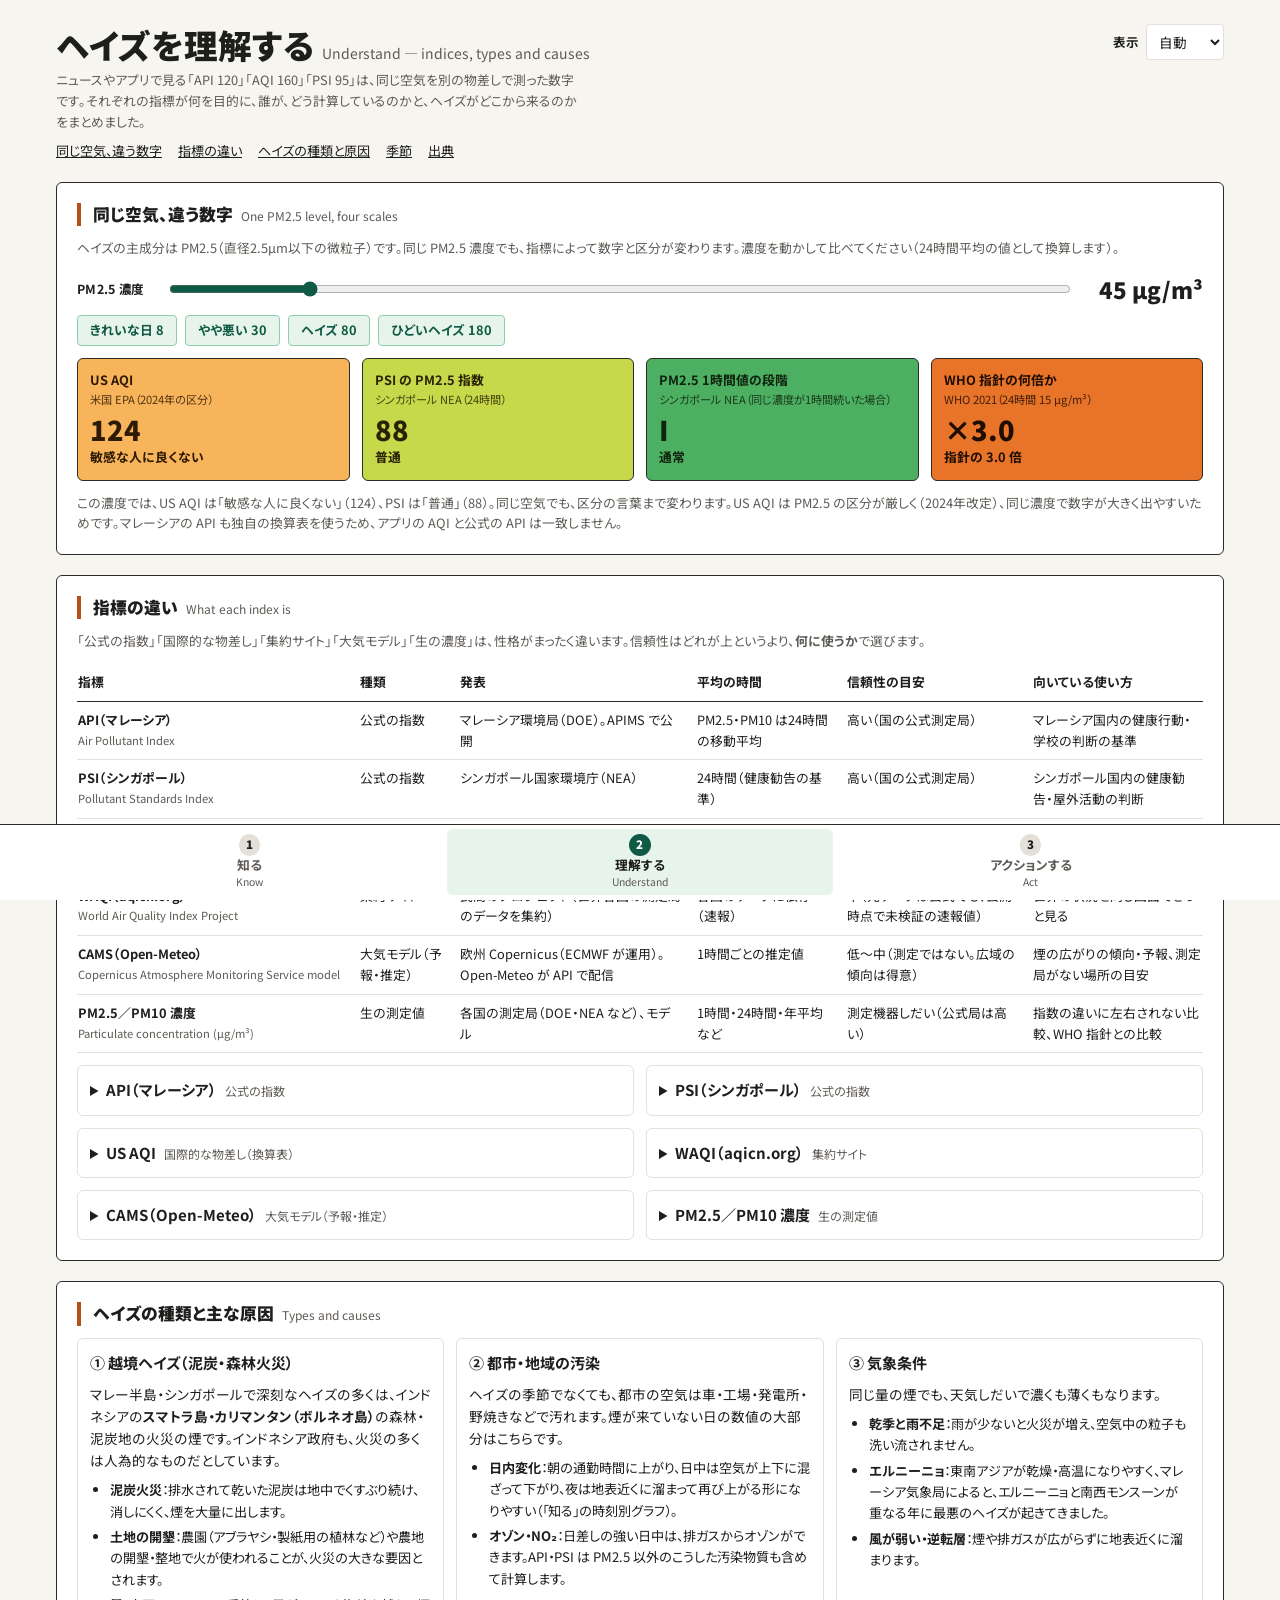
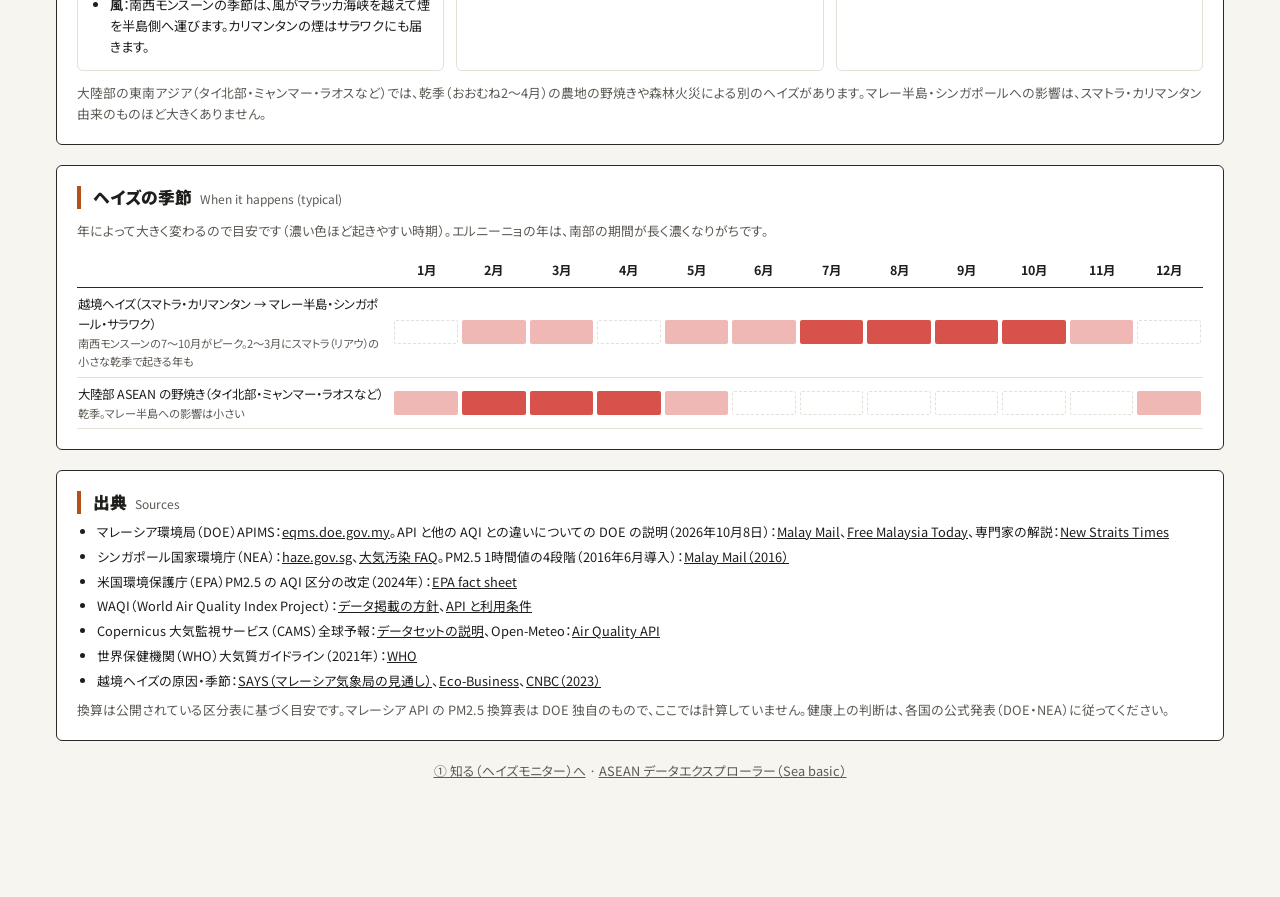
<file: haze/understand.html>
<!doctype html>
<html lang="ja">
<head>
<meta charset="utf-8">
<meta name="viewport" content="width=device-width, initial-scale=1, viewport-fit=cover">
<title>ヘイズを理解する</title>
<meta name="description" content="マレーシア API・シンガポール PSI・US AQI・WAQI・大気モデル（CAMS）など、ヘイズの指標の違い（目的・発表機関・計算方法・信頼性）と、ヘイズの種類・主な原因・季節をまとめたページ。同じ PM2.5 濃度が指標ごとにいくつになるかを試せます。">
<link rel="icon" href="favicon.png" type="image/png" sizes="64x64">
<link rel="icon" href="favicon.svg" type="image/svg+xml">
<link rel="apple-touch-icon" href="apple-touch-icon.png">
<link rel="preconnect" href="https://fonts.googleapis.com">
<link rel="preconnect" href="https://fonts.gstatic.com" crossorigin>
<link rel="stylesheet" href="https://fonts.googleapis.com/css2?family=Noto+Sans+JP:wght@400;500;700;900&display=swap">
<link rel="stylesheet" href="haze.css?v=20261105a">
<script>
  try { const t = localStorage.getItem('haze-theme'); if (t === 'light' || t === 'dark') document.documentElement.dataset.theme = t; } catch (e) { /* storage unavailable */ }
</script>
</head>
<body class="font-sans text-[15px] leading-relaxed">
<main class="max-w-[1200px] mx-auto px-4 pt-6 pb-12 grid gap-5">

  <header class="grid gap-2">
    <div class="flex flex-wrap items-start justify-between gap-3">
      <div>
        <h1 class="text-[clamp(1.6rem,3vw,2.1rem)] font-black leading-tight">ヘイズを理解する<span class="en text-sm block ml-0 mt-1 sm:inline sm:ml-2 sm:mt-0">Understand — indices, types and causes</span></h1>
        <p class="note mt-1 max-w-[75ch]">ニュースやアプリで見る「API 120」「AQI 160」「PSI 95」は、同じ空気を別の物差しで測った数字です。それぞれの指標が何を目的に、誰が、どう計算しているのかと、ヘイズがどこから来るのかをまとめました。</p>
      </div>
      <div class="flex items-center gap-2">
        <label class="label min-w-0" for="theme">表示</label>
        <select id="theme" class="ctl"><option value="auto">自動</option><option value="light">ライト</option><option value="dark">ダーク</option></select>
      </div>
    </div>
    <nav class="flex flex-wrap gap-x-4 gap-y-1 text-[.82rem]" aria-label="このページの目次">
      <a class="underline" href="#same-air">同じ空気、違う数字</a>
      <a class="underline" href="#indices">指標の違い</a>
      <a class="underline" href="#types">ヘイズの種類と原因</a>
      <a class="underline" href="#season">季節</a>
      <a class="underline" href="#sources">出典</a>
    </nav>
  </header>

  <!-- Same air, different numbers -->
  <section class="card grid gap-3" id="same-air">
    <h2 class="card-title">同じ空気、違う数字<span class="en">One PM2.5 level, four scales</span></h2>
    <p class="note">ヘイズの主成分は PM2.5（直径2.5µm以下の微粒子）です。同じ PM2.5 濃度でも、指標によって数字と区分が変わります。濃度を動かして比べてください（24時間平均の値として換算します）。</p>
    <div class="grid gap-2">
      <div class="flex flex-wrap items-center gap-3">
        <label class="label" for="pm">PM2.5 濃度</label>
        <input id="pm" type="range" min="0" max="300" step="1" value="45" class="flex-1 min-w-[12rem] accent-[var(--accent)]" aria-describedby="pm-val">
        <output id="pm-val" for="pm" class="text-[1.4rem] font-black tnum min-w-[7.5rem] text-right">45 µg/m³</output>
      </div>
      <div class="flex flex-wrap gap-2" aria-label="例">
        <button type="button" class="chip" data-pm="8">きれいな日 8</button>
        <button type="button" class="chip" data-pm="30">やや悪い 30</button>
        <button type="button" class="chip" data-pm="80">ヘイズ 80</button>
        <button type="button" class="chip" data-pm="180">ひどいヘイズ 180</button>
      </div>
    </div>
    <div id="scales" class="grid gap-2 sm:gap-3 grid-cols-2 lg:grid-cols-4"></div>
    <p class="note" id="scales-note"></p>
  </section>

  <!-- Indices -->
  <section class="card grid gap-3" id="indices">
    <h2 class="card-title">指標の違い<span class="en">What each index is</span></h2>
    <p class="note">「公式の指数」「国際的な物差し」「集約サイト」「大気モデル」「生の濃度」は、性格がまったく違います。信頼性はどれが上というより、<strong>何に使うか</strong>で選びます。</p>
    <div class="overflow-x-auto">
      <table class="w-full text-[.8rem] border-collapse min-w-[40rem]">
        <thead><tr class="text-left border-b-[1.5px] border-frame">
          <th class="py-2 pr-3 font-bold whitespace-nowrap">指標</th><th class="py-2 px-2 font-bold">種類</th><th class="py-2 px-2 font-bold">発表</th><th class="py-2 px-2 font-bold">平均の時間</th><th class="py-2 px-2 font-bold">信頼性の目安</th><th class="py-2 pl-2 font-bold">向いている使い方</th>
        </tr></thead>
        <tbody id="index-rows"></tbody>
      </table>
    </div>
    <div id="index-cards" class="grid gap-3 md:grid-cols-2"></div>
  </section>

  <!-- Types and causes -->
  <section class="card grid gap-3" id="types">
    <h2 class="card-title">ヘイズの種類と主な原因<span class="en">Types and causes</span></h2>
    <div class="grid gap-3 md:grid-cols-3">
      <article class="grid gap-2 content-start border border-line rounded-card p-3">
        <h3 class="font-bold">① 越境ヘイズ（泥炭・森林火災）</h3>
        <p class="text-[.85rem]">マレー半島・シンガポールで深刻なヘイズの多くは、インドネシアの<strong>スマトラ島・カリマンタン（ボルネオ島）</strong>の森林・泥炭地の火災の煙です。インドネシア政府も、火災の多くは人為的なものだとしています。</p>
        <ul class="text-[.82rem] list-disc pl-5 grid gap-1">
          <li><strong>泥炭火災</strong>：排水されて乾いた泥炭は地中でくすぶり続け、消しにくく、煙を大量に出します。</li>
          <li><strong>土地の開墾</strong>：農園（アブラヤシ・製紙用の植林など）や農地の開墾・整地で火が使われることが、火災の大きな要因とされます。</li>
          <li><strong>風</strong>：南西モンスーンの季節は、風がマラッカ海峡を越えて煙を半島側へ運びます。カリマンタンの煙はサラワクにも届きます。</li>
        </ul>
      </article>
      <article class="grid gap-2 content-start border border-line rounded-card p-3">
        <h3 class="font-bold">② 都市・地域の汚染</h3>
        <p class="text-[.85rem]">ヘイズの季節でなくても、都市の空気は車・工場・発電所・野焼きなどで汚れます。煙が来ていない日の数値の大部分はこちらです。</p>
        <ul class="text-[.82rem] list-disc pl-5 grid gap-1">
          <li><strong>日内変化</strong>：朝の通勤時間に上がり、日中は空気が上下に混ざって下がり、夜は地表近くに溜まって再び上がる形になりやすい（「知る」の時刻別グラフ）。</li>
          <li><strong>オゾン・NO₂</strong>：日差しの強い日中は、排ガスからオゾンができます。API・PSI は PM2.5 以外のこうした汚染物質も含めて計算します。</li>
        </ul>
      </article>
      <article class="grid gap-2 content-start border border-line rounded-card p-3">
        <h3 class="font-bold">③ 気象条件</h3>
        <p class="text-[.85rem]">同じ量の煙でも、天気しだいで濃くも薄くもなります。</p>
        <ul class="text-[.82rem] list-disc pl-5 grid gap-1">
          <li><strong>乾季と雨不足</strong>：雨が少ないと火災が増え、空気中の粒子も洗い流されません。</li>
          <li><strong>エルニーニョ</strong>：東南アジアが乾燥・高温になりやすく、マレーシア気象局によると、エルニーニョと南西モンスーンが重なる年に最悪のヘイズが起きてきました。</li>
          <li><strong>風が弱い・逆転層</strong>：煙や排ガスが広がらずに地表近くに溜まります。</li>
        </ul>
      </article>
    </div>
    <p class="note">大陸部の東南アジア（タイ北部・ミャンマー・ラオスなど）では、乾季（おおむね2〜4月）の農地の野焼きや森林火災による別のヘイズがあります。マレー半島・シンガポールへの影響は、スマトラ・カリマンタン由来のものほど大きくありません。</p>
  </section>

  <!-- Season -->
  <section class="card grid gap-3" id="season">
    <h2 class="card-title">ヘイズの季節<span class="en">When it happens (typical)</span></h2>
    <p class="note">年によって大きく変わるので目安です（濃い色ほど起きやすい時期）。エルニーニョの年は、南部の期間が長く濃くなりがちです。</p>
    <div class="overflow-x-auto">
      <table class="w-full text-[.78rem] border-collapse min-w-[34rem] tnum" id="calendar"></table>
    </div>
  </section>

  <!-- Sources -->
  <section class="card grid gap-2" id="sources">
    <h2 class="card-title">出典<span class="en">Sources</span></h2>
    <ul class="text-[.8rem] grid gap-1 list-disc pl-5">
      <li>マレーシア環境局（DOE）APIMS：<a class="underline" href="https://eqms.doe.gov.my/" target="_blank" rel="noopener">eqms.doe.gov.my</a>。API と他の AQI との違いについての DOE の説明（2026年10月8日）：<a class="underline" href="https://www.malaymail.com/news/malaysia/2026/10/08/hazy-math-doe-explains-why-your-aqi-says-250-when-the-official-api-is-175/238237" target="_blank" rel="noopener">Malay Mail</a>、<a class="underline" href="https://www.freemalaysiatoday.com/category/nation/2026/10/08/refer-only-to-apims-for-air-quality-readings-says-govt" target="_blank" rel="noopener">Free Malaysia Today</a>、専門家の解説：<a class="underline" href="https://www.nst.com.my/amp/news/nation/2026/10/1551171/check-malaysias-api-not-aqi-local-air-quality-says-expert" target="_blank" rel="noopener">New Straits Times</a></li>
      <li>シンガポール国家環境庁（NEA）：<a class="underline" href="https://www.haze.gov.sg/" target="_blank" rel="noopener">haze.gov.sg</a>、<a class="underline" href="https://www.nea.gov.sg/our-services/pollution-control/air-pollution/faqs" target="_blank" rel="noopener">大気汚染 FAQ</a>。PM2.5 1時間値の4段階（2016年6月導入）：<a class="underline" href="https://www.malaymail.com/news/world/2016/06/27/normal-elevated-high-very-high-new-bands-for-one-hour-pm2.5-readings-in-sin/1150147" target="_blank" rel="noopener">Malay Mail（2016）</a></li>
      <li>米国環境保護庁（EPA）PM2.5 の AQI 区分の改定（2024年）：<a class="underline" href="https://www.epa.gov/system/files/documents/2024-02/pm-naaqs-air-quality-index-fact-sheet.pdf" target="_blank" rel="noopener">EPA fact sheet</a></li>
      <li>WAQI（World Air Quality Index Project）：<a class="underline" href="https://aqicn.org/publishingdata/" target="_blank" rel="noopener">データ掲載の方針</a>、<a class="underline" href="https://aqicn.org/api/" target="_blank" rel="noopener">API と利用条件</a></li>
      <li>Copernicus 大気監視サービス（CAMS）全球予報：<a class="underline" href="https://ads.atmosphere.copernicus.eu/datasets/cams-global-atmospheric-composition-forecasts" target="_blank" rel="noopener">データセットの説明</a>、Open-Meteo：<a class="underline" href="https://open-meteo.com/en/docs/air-quality-api" target="_blank" rel="noopener">Air Quality API</a></li>
      <li>世界保健機関（WHO）大気質ガイドライン（2021年）：<a class="underline" href="https://www.who.int/publications/i/item/9789240034228" target="_blank" rel="noopener">WHO</a></li>
      <li>越境ヘイズの原因・季節：<a class="underline" href="https://says.com/my/news/malaysia-transboundary-haze-el-nino-preparedness" target="_blank" rel="noopener">SAYS（マレーシア気象局の見通し）</a>、<a class="underline" href="https://www.eco-business.com/news/el-nino-indonesian-peatland-conversion-add-haze-risk/" target="_blank" rel="noopener">Eco-Business</a>、<a class="underline" href="https://www.cnbc.com/2023/10/16/southeast-asia-haze-returns-as-peatland-fires-fan-global-warming-fears.html" target="_blank" rel="noopener">CNBC（2023）</a></li>
    </ul>
    <p class="note">換算は公開されている区分表に基づく目安です。マレーシア API の PM2.5 換算表は DOE 独自のもので、ここでは計算していません。健康上の判断は、各国の公式発表（DOE・NEA）に従ってください。</p>
  </section>

  <footer class="note text-center">
    <a class="underline" href="index.html">① 知る（ヘイズモニター）へ</a> · <a class="underline" href="../basic/index.html">ASEAN データエクスプローラー（Sea basic）</a>
  </footer>
</main>
<nav class="steps" aria-label="ヘイズモニターの3つのステップ">
  <a class="step" href="index.html"><b>1</b>知る<span class="en">Know</span></a>
  <a class="step" href="understand.html" aria-current="page"><b>2</b>理解する<span class="en">Understand</span></a>
  <a class="step" href="actions.html"><b>3</b>アクションする<span class="en">Act</span></a>
</nav>
<script>
(() => {
  'use strict';
  const $ = (id) => document.getElementById(id);
  const css = (v) => getComputedStyle(document.documentElement).getPropertyValue(v).trim();
  const el = (tag, cls, text) => { const e = document.createElement(tag); if (cls) e.className = cls; if (text != null) e.textContent = text; return e; };

  // Same breakpoints as app.js: US EPA AQI for PM2.5 (2024), NEA PSI sub-index for PM2.5 (24-hour).
  const AQI_PM25 = [[0, 9.0, 0, 50], [9.1, 35.4, 51, 100], [35.5, 55.4, 101, 150], [55.5, 125.4, 151, 200], [125.5, 225.4, 201, 300], [225.5, 325.4, 301, 500]];
  const PSI_PM25 = [[0, 12, 0, 50], [13, 55, 51, 100], [56, 150, 101, 200], [151, 250, 201, 300], [251, 350, 301, 400], [351, 500, 401, 500]];
  const interp = (table, c, step) => {
    const x = Math.max(0, c);
    // Truncate to the table's precision (EPA: 0.1 µg/m³; PSI: whole µg/m³), then use the band that
    // contains the value, so a value just above a band's upper bound falls in the next band.
    // Compared in whole steps (35.4 is 354 tenths), as 354 * 0.1 is not exactly 35.4 in floating point.
    const n = Math.floor(x / step + 1e-9);
    for (const [cl, ch, il, ih] of table) {
      if (n <= Math.round(ch / step)) return Math.round(il + (ih - il) * (n * step - cl) / (ch - cl));
    }
    return 500;
  };
  const L = (hi, ja, tone) => ({ hi, ja, tone });
  const CATS = {
    usaqi: [L(50, '良好', 'green'), L(100, '普通', 'yellow'), L(150, '敏感な人に良くない', 'lorange'), L(200, '健康に良くない', 'red'), L(300, '非常に良くない', 'purple'), L(1e9, '危険', 'black')],
    psi: [L(50, '良好', 'green'), L(100, '普通', 'yellow'), L(200, '健康に良くない', 'red'), L(300, '非常に良くない', 'purple'), L(1e9, '危険', 'black')],
    band: [L(55, '通常', 'green'), L(150, '上昇', 'dorange'), L(250, '高い', 'red'), L(1e9, '非常に高い', 'purple')],
  };
  const cat = (k, v) => CATS[k].find((c) => v <= c.hi);

  function renderScales() {
    const pm = Number($('pm').value);
    $('pm-val').textContent = pm + ' µg/m³';
    const aqi = interp(AQI_PM25, pm, 0.1), psi = interp(PSI_PM25, pm, 1), who = pm / 15;
    const tiles = [
      { name: 'US AQI', who: '米国 EPA（2024年の区分）', value: aqi, c: cat('usaqi', aqi) },
      { name: 'PSI の PM2.5 指数', who: 'シンガポール NEA（24時間）', value: psi, c: cat('psi', psi) },
      { name: 'PM2.5 1時間値の段階', who: 'シンガポール NEA（同じ濃度が1時間続いた場合）', value: ['I', 'II', 'III', 'IV'][CATS.band.indexOf(cat('band', pm))], c: cat('band', pm) },
      { name: 'WHO 指針の何倍か', who: 'WHO 2021（24時間 15 µg/m³）', value: who, c: who <= 1 ? { ja: '指針以内', tone: 'green' } : { ja: '指針の ' + (who < 10 ? who.toFixed(1) : Math.round(who)) + ' 倍', tone: who <= 2.4 ? 'yellow' : who <= 5 ? 'dorange' : who <= 10 ? 'red' : 'purple' } },
    ];
    $('scales').replaceChildren(...tiles.map((t) => {
      // Band colour as the background, as on the dashboard tiles.
      const d = el('div', 'banded grid gap-1 content-start border-[1.5px] rounded-card p-3');
      d.style.background = css('--band-' + t.c.tone); d.style.color = css('--on-band-' + t.c.tone);
      d.append(el('div', 'text-[.8rem] font-bold leading-snug', t.name), el('div', 'text-[.7rem] text-muted leading-snug', t.who));
      const v = el('div', 'text-[1.7rem] font-black leading-none tnum mt-1', typeof t.value === 'string' ? t.value : (t.name.startsWith('WHO') ? '×' + (t.value < 10 ? t.value.toFixed(1) : Math.round(t.value)) : String(t.value)));
      const c = el('div', 'text-[.8rem] font-bold', t.c.ja);
      d.append(v, c);
      return d;
    }));
    // The point of the box: one concentration, different words.
    const a = cat('usaqi', aqi).ja, p = cat('psi', psi).ja;
    $('scales-note').textContent = a === p
      ? 'この濃度では、US AQI と PSI の区分はどちらも「' + a + '」です。数字は US AQI ' + aqi + '、PSI ' + psi + 'と違います。'
      : 'この濃度では、US AQI は「' + a + '」（' + aqi + '）、PSI は「' + p + '」（' + psi + '）。同じ空気でも、区分の言葉まで変わります。US AQI は PM2.5 の区分が厳しく（2024年改定）、同じ濃度で数字が大きく出やすいためです。マレーシアの API も独自の換算表を使うため、アプリの AQI と公式の API は一致しません。';
  }
  $('pm').addEventListener('input', renderScales);
  document.querySelectorAll('[data-pm]').forEach((b) => b.addEventListener('click', () => { $('pm').value = b.dataset.pm; renderScales(); }));

  // ---------- indices ----------
  const INDICES = [
    { name: 'API（マレーシア）', en: 'Air Pollutant Index', kind: '公式の指数', by: 'マレーシア環境局（DOE）。APIMS で公開', avg: 'PM2.5・PM10 は24時間の移動平均',
      trust: '高い（国の公式測定局）', use: 'マレーシア国内の健康行動・学校の判断の基準',
      how: 'PM2.5・PM10・オゾン・CO・NO₂・SO₂ の6物質それぞれを指数（サブ指数）に換算し、最も高いものを API とします。PM2.5 は後から加わり、ヘイズのときはたいてい PM2.5 が最も高くなります。区分は 0–50 良好／51–100 普通／101–200 健康に良くない／201–300 非常に良くない／301以上 危険。',
      note: 'DOE は「アプリの AQI とは尺度・計算方法・区分の境目・平均時間・更新時刻・データ源が違うため一致しない」と説明しています（2026年10月）。安い簡易センサーやモデル、衛星（地表ではなく大気全体の量）を使うアプリもあります。マレーシア国内では APIMS の API を基準にするよう政府・専門家が呼びかけています。' },
    { name: 'PSI（シンガポール）', en: 'Pollutant Standards Index', kind: '公式の指数', by: 'シンガポール国家環境庁（NEA）', avg: '24時間（健康勧告の基準）',
      trust: '高い（国の公式測定局）', use: 'シンガポール国内の健康勧告・屋外活動の判断',
      how: 'PM2.5・PM10・オゾン・CO・NO₂・SO₂ のサブ指数のうち最も高いものが PSI。区分はマレーシアの API と同じ 0–50／51–100／101–200／201–300／301以上。健康勧告は24時間 PSI にもとづきます。',
      note: 'あわせて「PM2.5 1時間値」を4段階（55以下 通常／56–150 上昇／151–250 高い／251以上 非常に高い、µg/m³、2016年導入）で発表しています。1時間値は「いま外出するか」の目安で、健康勧告には使いません。' },
    { name: 'US AQI', en: 'U.S. EPA Air Quality Index', kind: '国際的な物差し（換算表）', by: '米国環境保護庁（EPA）', avg: 'PM2.5 は24時間（速報は NowCast）',
      trust: '物差しとして明確（測定そのものではない）', use: '国をまたいだ比較、海外アプリとの読み合わせ',
      how: '濃度を米国の健康研究にもとづく区分表で 0–500 に換算します。2024年に PM2.5 の区分が改定され、「良好」は 9.0 µg/m³ 以下と厳しくなりました（以前は 12.0）。',
      note: '測定網ではなく換算の規則です。同じ PM2.5 濃度でも、API や PSI より数字が大きく出やすい（上の換算で比べてください）。' },
    { name: 'WAQI（aqicn.org）', en: 'World Air Quality Index Project', kind: '集約サイト', by: '民間のプロジェクト（世界各国の測定局のデータを集約）', avg: '各国のデータに依存（速報）',
      trust: '中（元データは公式でも、公開時点で未検証の速報値）', use: '世界の状況を同じ画面でざっと見る',
      how: '各国の公式測定局などのデータをほぼリアルタイムで集め、多くの局を US EPA の基準で指数化して地図にします。',
      note: '国によって扱いが違い、マレーシアの「AQI」は DOE の API と同じ値でした（このサイトの収集データで確認）。速報値のため、後で公式に修正されることがあります。' },
    { name: 'CAMS（Open-Meteo）', en: 'Copernicus Atmosphere Monitoring Service model', kind: '大気モデル（予報・推定）', by: '欧州 Copernicus（ECMWF が運用）。Open-Meteo が API で配信', avg: '1時間ごとの推定値',
      trust: '低〜中（測定ではない。広域の傾向は得意）', use: '煙の広がりの傾向・予報、測定局がない場所の目安',
      how: '気象と排出・火災の情報から、地球全体の大気をおよそ 40km の格子で計算します。マレー半島など欧州以外はこの全球モデルの値です。',
      note: '都市の局地的な汚染やピークは外れやすく、実測より低め・なだらかに出ることがあります。「知る」の画面では、実測と比べて傾向を確かめる用途に使っています。' },
    { name: 'PM2.5／PM10 濃度', en: 'Particulate concentration (µg/m³)', kind: '生の測定値', by: '各国の測定局（DOE・NEA など）、モデル', avg: '1時間・24時間・年平均など',
      trust: '測定機器しだい（公式局は高い）', use: '指数の違いに左右されない比較、WHO 指針との比較',
      how: '空気 1m³ に含まれる微粒子の重さ。PM2.5 は肺の奥まで届くため、ヘイズの健康影響の中心です。',
      note: 'WHO の2021年指針：PM2.5 は24時間 15・年 5、PM10 は24時間 45・年 15 µg/m³（法的な基準ではない）。' },
  ];
  $('index-rows').replaceChildren(...INDICES.map((x) => {
    const tr = el('tr', 'border-b border-line align-top');
    const name = el('td', 'py-2 pr-3 font-bold whitespace-nowrap'); name.append(x.name, el('div', 'text-[.7rem] text-muted font-normal', x.en));
    tr.append(name, el('td', 'py-2 px-2', x.kind), el('td', 'py-2 px-2', x.by), el('td', 'py-2 px-2', x.avg), el('td', 'py-2 px-2', x.trust), el('td', 'py-2 pl-2', x.use));
    return tr;
  }));
  $('index-cards').replaceChildren(...INDICES.map((x) => {
    const d = el('details', 'border border-line rounded-card p-3');
    const s = el('summary', 'cursor-pointer font-bold'); s.append(x.name, el('span', 'en', x.kind));
    d.append(s, el('p', 'text-[.85rem] mt-2', x.how), el('p', 'note mt-1', x.note));
    return d;
  }));

  // ---------- season calendar ----------
  // 0 = rare, 1 = possible, 2 = most likely (typical years; El Niño years run longer and stronger).
  const ROWS = [
    { name: '越境ヘイズ（スマトラ・カリマンタン → マレー半島・シンガポール・サラワク）', m: [0, 1, 1, 0, 1, 1, 2, 2, 2, 2, 1, 0], note: '南西モンスーンの7〜10月がピーク。2〜3月にスマトラ（リアウ）の小さな乾季で起きる年も' },
    { name: '大陸部 ASEAN の野焼き（タイ北部・ミャンマー・ラオスなど）', m: [1, 2, 2, 2, 1, 0, 0, 0, 0, 0, 0, 1], note: '乾季。マレー半島への影響は小さい' },
  ];
  function renderCalendar() {
    const t = $('calendar');
    const head = el('tr', 'border-b-[1.5px] border-frame');
    head.append(el('th', 'py-1.5 pr-2 text-left font-bold', ''), ...Array.from({ length: 12 }, (_, i) => el('th', 'py-1.5 font-bold text-center w-[6%]', (i + 1) + '月')));
    const body = ROWS.map((r) => {
      const tr = el('tr', 'border-b border-line');
      const th = el('th', 'py-1.5 pr-2 text-left font-normal align-top min-w-[11rem]'); th.append(r.name, el('div', 'text-[.7rem] text-muted', r.note));
      tr.append(th, ...r.m.map((v) => {
        const td = el('td', 'p-0.5');
        const box = el('div', 'h-6 rounded-sm');
        const color = css('--band-red');
        box.style.background = v ? color : 'transparent';
        box.style.opacity = v === 2 ? '0.85' : v === 1 ? '0.35' : '1';
        box.style.border = v ? 'none' : '1px dashed ' + css('--line');
        box.title = ['まれ', '起きることがある', '起きやすい'][v];
        td.append(box); return td;
      }));
      return tr;
    });
    t.replaceChildren(head, ...body);
  }

  function renderAll() { renderScales(); renderCalendar(); }
  $('theme').value = document.documentElement.dataset.theme || 'auto';
  $('theme').onchange = (e) => {
    const v = e.target.value;
    if (v === 'auto') delete document.documentElement.dataset.theme; else document.documentElement.dataset.theme = v;
    try { localStorage.setItem('haze-theme', v); } catch (err) { /* storage unavailable */ }
    renderAll();
  };
  matchMedia('(prefers-color-scheme: dark)').addEventListener('change', renderAll);
  renderAll();
})();
</script>
</body>
</html>
</file>
<file: elnino/style.css>
:root {
  color-scheme: light dark;
  --bg: #f7f5f0;
  --panel: #fff;
  --ink: #242622;
  --muted: #575d53;
  --line: #d8dbd0;
  --accent: #0f5a44;
  --hero: #e6ede3;
}
@media (prefers-color-scheme: dark) {
  :root {
    --bg: #141713;
    --panel: #1c211b;
    --ink: #f0f0e8;
    --muted: #b6c0b2;
    --line: #414c40;
    --accent: #87d9b1;
    --hero: #233428;
  }
}
* { box-sizing: border-box; }
body {
  margin: 0;
  background: var(--bg);
  color: var(--ink);
  font: 16px/1.7 "Noto Sans JP", "Hiragino Sans", "Yu Gothic", system-ui, sans-serif;
}
a { color: var(--accent); text-underline-offset: .2em; }
a:focus-visible, button:focus-visible, input:focus-visible, textarea:focus-visible {
  outline: 2px solid var(--accent);
  outline-offset: 3px;
}
.top { border-bottom: 1px solid var(--line); }
.top div, main { max-width: 1000px; margin-inline: auto; }
.top div { display: flex; flex-wrap: wrap; gap: .4rem 1rem; padding: .75rem 1rem; align-items: baseline; }
.top a { font-weight: 750; }
.top .haze-link { margin-left: auto; font-size: .85rem; }
main { display: grid; gap: 1.6rem; padding: 1.25rem 1rem 7rem; }
.hero { background: var(--hero); border: 1px solid var(--line); border-radius: 1rem; padding: clamp(1.35rem, 5vw, 3.25rem); }
h1, h2, h3, p { margin: 0; }
h1 { font-size: clamp(2.1rem, 7vw, 4.2rem); line-height: 1.12; letter-spacing: -.035em; margin: .45rem 0 .9rem; }
.compact h1 { font-size: clamp(1.9rem, 5vw, 3.2rem); }
h2 { font-size: clamp(1.25rem, 3vw, 1.5rem); line-height: 1.35; }
h3 { font-size: 1.12rem; line-height: 1.45; }
.lead { max-width: 42em; }
.scope { color: var(--accent); font-size: .84rem; font-weight: 750; }
.muted { color: var(--muted); }
.grid, .fields { display: grid; gap: 1rem; grid-template-columns: repeat(2, minmax(0, 1fr)); }
.grid { margin-top: .8rem; }
.stack { display: grid; gap: 1rem; }
.card { display: grid; align-content: start; gap: .55rem; padding: 1.15rem; background: var(--panel); border: 1px solid var(--line); border-radius: .75rem; scroll-margin-top: 1rem; }
.links { display: flex; gap: .35rem 1rem; flex-wrap: wrap; }
.button, .next { min-height: 44px; font: inherit; font-weight: 750; }
.button { display: inline-flex; align-items: center; width: fit-content; border: 1px solid var(--accent); border-radius: .5rem; background: var(--accent); color: var(--panel); padding: .5rem .9rem; text-decoration: none; cursor: pointer; }
.hero .button { margin-top: 1rem; }
.next { display: flex; align-items: center; justify-content: space-between; border-top: 1px solid var(--line); padding-top: .7rem; }
.steps { position: fixed; inset: auto 0 0; display: flex; justify-content: center; background: var(--panel); border-top: 1px solid var(--line); padding: .4rem .35rem calc(.4rem + env(safe-area-inset-bottom)); }
.steps a { display: flex; justify-content: center; align-items: center; gap: .4rem; min-height: 44px; padding: .35rem; width: min(33.33%, 180px); color: var(--ink); font-size: clamp(.75rem, 3vw, .95rem); font-weight: 750; text-decoration: none; border-radius: .5rem; }
.steps [aria-current] { background: var(--hero); color: var(--accent); }
.steps span { font-variant-numeric: tabular-nums; }
label { display: grid; align-content: start; gap: .3rem; font-weight: 700; }
input, textarea { width: 100%; padding: .55rem; border: 1px solid var(--line); border-radius: .4rem; background: var(--bg); color: var(--ink); font: inherit; font-weight: 400; }
textarea { resize: vertical; }
.print-value { display: none; }
#save-status:empty { display: none; }
@media (max-width: 600px) {
  .grid, .fields { grid-template-columns: 1fr; }
}
@media print {
  :root { color-scheme: light; --ink: #000; --bg: #fff; --panel: #fff; --hero: #fff; --line: #aaa; --accent: #000; }
  .top, .steps, .controls { display: none; }
  main { padding: 0; gap: .75rem; }
  .hero, .card { padding: .65rem; }
  h1 { font-size: 1.7rem; }
  label { break-inside: avoid; }
  .print-ready input, .print-ready textarea { display: none; }
  .print-value { display: block; min-height: 1.2em; font-weight: 400; white-space: pre-wrap; overflow-wrap: anywhere; }
}
</file>
<file: haze/haze.css>
*,:after,:before{--tw-border-spacing-x:0;--tw-border-spacing-y:0;--tw-translate-x:0;--tw-translate-y:0;--tw-rotate:0;--tw-skew-x:0;--tw-skew-y:0;--tw-scale-x:1;--tw-scale-y:1;--tw-pan-x: ;--tw-pan-y: ;--tw-pinch-zoom: ;--tw-scroll-snap-strictness:proximity;--tw-gradient-from-position: ;--tw-gradient-via-position: ;--tw-gradient-to-position: ;--tw-ordinal: ;--tw-slashed-zero: ;--tw-numeric-figure: ;--tw-numeric-spacing: ;--tw-numeric-fraction: ;--tw-ring-inset: ;--tw-ring-offset-width:0px;--tw-ring-offset-color:#fff;--tw-ring-color:rgba(59,130,246,.5);--tw-ring-offset-shadow:0 0 #0000;--tw-ring-shadow:0 0 #0000;--tw-shadow:0 0 #0000;--tw-shadow-colored:0 0 #0000;--tw-blur: ;--tw-brightness: ;--tw-contrast: ;--tw-grayscale: ;--tw-hue-rotate: ;--tw-invert: ;--tw-saturate: ;--tw-sepia: ;--tw-drop-shadow: ;--tw-backdrop-blur: ;--tw-backdrop-brightness: ;--tw-backdrop-contrast: ;--tw-backdrop-grayscale: ;--tw-backdrop-hue-rotate: ;--tw-backdrop-invert: ;--tw-backdrop-opacity: ;--tw-backdrop-saturate: ;--tw-backdrop-sepia: ;--tw-contain-size: ;--tw-contain-layout: ;--tw-contain-paint: ;--tw-contain-style: }::backdrop{--tw-border-spacing-x:0;--tw-border-spacing-y:0;--tw-translate-x:0;--tw-translate-y:0;--tw-rotate:0;--tw-skew-x:0;--tw-skew-y:0;--tw-scale-x:1;--tw-scale-y:1;--tw-pan-x: ;--tw-pan-y: ;--tw-pinch-zoom: ;--tw-scroll-snap-strictness:proximity;--tw-gradient-from-position: ;--tw-gradient-via-position: ;--tw-gradient-to-position: ;--tw-ordinal: ;--tw-slashed-zero: ;--tw-numeric-figure: ;--tw-numeric-spacing: ;--tw-numeric-fraction: ;--tw-ring-inset: ;--tw-ring-offset-width:0px;--tw-ring-offset-color:#fff;--tw-ring-color:rgba(59,130,246,.5);--tw-ring-offset-shadow:0 0 #0000;--tw-ring-shadow:0 0 #0000;--tw-shadow:0 0 #0000;--tw-shadow-colored:0 0 #0000;--tw-blur: ;--tw-brightness: ;--tw-contrast: ;--tw-grayscale: ;--tw-hue-rotate: ;--tw-invert: ;--tw-saturate: ;--tw-sepia: ;--tw-drop-shadow: ;--tw-backdrop-blur: ;--tw-backdrop-brightness: ;--tw-backdrop-contrast: ;--tw-backdrop-grayscale: ;--tw-backdrop-hue-rotate: ;--tw-backdrop-invert: ;--tw-backdrop-opacity: ;--tw-backdrop-saturate: ;--tw-backdrop-sepia: ;--tw-contain-size: ;--tw-contain-layout: ;--tw-contain-paint: ;--tw-contain-style: }
/*! tailwindcss v3.4.17 | MIT License | https://tailwindcss.com*/*,:after,:before{box-sizing:border-box;border:0 solid #e5e7eb}:after,:before{--tw-content:""}:host,html{line-height:1.5;-webkit-text-size-adjust:100%;-moz-tab-size:4;-o-tab-size:4;tab-size:4;font-family:Noto Sans JP,Hiragino Sans,Yu Gothic,system-ui,sans-serif;font-feature-settings:normal;font-variation-settings:normal;-webkit-tap-highlight-color:transparent}body{margin:0;line-height:inherit}hr{height:0;color:inherit;border-top-width:1px}abbr:where([title]){-webkit-text-decoration:underline dotted;text-decoration:underline dotted}h1,h2,h3,h4,h5,h6{font-size:inherit;font-weight:inherit}a{color:inherit;text-decoration:inherit}b,strong{font-weight:bolder}code,kbd,pre,samp{font-family:ui-monospace,SFMono-Regular,Menlo,Monaco,Consolas,Liberation Mono,Courier New,monospace;font-feature-settings:normal;font-variation-settings:normal;font-size:1em}small{font-size:80%}sub,sup{font-size:75%;line-height:0;position:relative;vertical-align:baseline}sub{bottom:-.25em}sup{top:-.5em}table{text-indent:0;border-color:inherit;border-collapse:collapse}button,input,optgroup,select,textarea{font-family:inherit;font-feature-settings:inherit;font-variation-settings:inherit;font-size:100%;font-weight:inherit;line-height:inherit;letter-spacing:inherit;color:inherit;margin:0;padding:0}button,select{text-transform:none}button,input:where([type=button]),input:where([type=reset]),input:where([type=submit]){-webkit-appearance:button;background-color:transparent;background-image:none}:-moz-focusring{outline:auto}:-moz-ui-invalid{box-shadow:none}progress{vertical-align:baseline}::-webkit-inner-spin-button,::-webkit-outer-spin-button{height:auto}[type=search]{-webkit-appearance:textfield;outline-offset:-2px}::-webkit-search-decoration{-webkit-appearance:none}::-webkit-file-upload-button{-webkit-appearance:button;font:inherit}summary{display:list-item}blockquote,dd,dl,figure,h1,h2,h3,h4,h5,h6,hr,p,pre{margin:0}fieldset{margin:0}fieldset,legend{padding:0}menu,ol,ul{list-style:none;margin:0;padding:0}dialog{padding:0}textarea{resize:vertical}input::-moz-placeholder,textarea::-moz-placeholder{opacity:1;color:#9ca3af}input::placeholder,textarea::placeholder{opacity:1;color:#9ca3af}[role=button],button{cursor:pointer}:disabled{cursor:default}audio,canvas,embed,iframe,img,object,svg,video{display:block;vertical-align:middle}img,video{max-width:100%;height:auto}[hidden]:where(:not([hidden=until-found])){display:none}.card{min-width:0;border-radius:6px;border-width:1.5px;border-color:var(--frame);background-color:var(--panel);padding:1rem}@media (min-width:640px){.card{padding:1.25rem}}.card-title{border-left-width:4px;border-color:var(--rust);padding-left:.75rem;font-size:1.05rem;font-weight:900;line-height:1.375}.en{margin-left:.5rem;font-size:.75rem;line-height:1rem;font-weight:400;color:var(--muted)}.banded .en{color:inherit;opacity:.82}.note{font-size:.8rem;line-height:1.625;color:var(--muted)}.banded .note{color:inherit;opacity:.82}.chip{cursor:pointer;-webkit-user-select:none;-moz-user-select:none;user-select:none;white-space:nowrap;border-radius:.25rem;border-width:1px;border-color:var(--accent-line);background-color:var(--accent-soft);padding:.25rem .75rem;font-size:.8rem;font-weight:700;color:var(--accent)}.chip[aria-pressed=false]{border-color:var(--line);background-color:var(--panel);font-weight:500;color:var(--muted)}.banded .chip[aria-pressed=false]{color:inherit;opacity:.82}.chip:focus-visible,.ctl:focus-visible,.tab:focus-visible{outline-style:solid;outline-width:2px;outline-offset:2px;outline-color:var(--accent)}.tab{cursor:pointer;white-space:nowrap;border-radius:.25rem;border-width:1px;border-color:var(--line);background-color:var(--panel);padding:.375rem .75rem;font-size:.85rem;font-weight:700;color:var(--muted)}.banded .tab{color:inherit;opacity:.82}.tab[aria-selected=true]{border-color:var(--accent);background-color:var(--accent);color:var(--on-accent)}.ctl{max-width:100%;border-radius:.25rem;border-width:1px;border-color:var(--line);background-color:var(--panel);padding:.375rem .5rem;font-size:.85rem;color:var(--fg)}.label{min-width:5rem;font-size:.78rem;font-weight:700;letter-spacing:.025em;color:var(--fg)}.badge{display:inline-flex;align-items:center;gap:.25rem;border-radius:.25rem;border-width:1px;padding:.125rem .375rem;font-size:.7rem;font-weight:700}.badge-live{border-color:var(--accent-line);background-color:var(--accent-soft);color:var(--accent)}.badge-sim{border-color:var(--mustard-line);background-color:var(--mustard-soft);color:var(--fg)}.badge-err{border-color:var(--rust);color:var(--rust)}.swatch{margin-right:.25rem;display:inline-block;height:.75rem;width:.75rem;border-radius:.125rem;vertical-align:-1px}.sr-only{position:absolute;width:1px;height:1px;padding:0;margin:-1px;overflow:hidden;clip:rect(0,0,0,0);white-space:nowrap;border-width:0}.relative{position:relative}.mx-auto{margin-left:auto;margin-right:auto}.ml-0{margin-left:0}.ml-1{margin-left:.25rem}.mt-0\.5{margin-top:.125rem}.mt-1{margin-top:.25rem}.mt-2{margin-top:.5rem}.mt-3{margin-top:.75rem}.block{display:block}.flex{display:flex}.inline-flex{display:inline-flex}.table{display:table}.grid{display:grid}.hidden{display:none}.h-6{height:1.5rem}.h-\[320px\]{height:320px}.h-\[min\(55vh\2c 380px\)\]{height:min(55vh,380px)}.h-\[min\(60vh\2c 440px\)\]{height:min(60vh,440px)}.min-h-\[280px\]{min-height:280px}.min-h-\[300px\]{min-height:300px}.w-64{width:16rem}.w-\[6\%\]{width:6%}.w-full{width:100%}.min-w-0{min-width:0}.min-w-\[11rem\]{min-width:11rem}.min-w-\[12rem\]{min-width:12rem}.min-w-\[34rem\]{min-width:34rem}.min-w-\[40rem\]{min-width:40rem}.min-w-\[7\.5rem\]{min-width:7.5rem}.min-w-\[8rem\]{min-width:8rem}.min-w-\[9rem\]{min-width:9rem}.max-w-\[1200px\]{max-width:1200px}.max-w-\[75ch\]{max-width:75ch}.max-w-\[80ch\]{max-width:80ch}.flex-1{flex:1 1 0%}.border-collapse{border-collapse:collapse}.cursor-pointer{cursor:pointer}.select-none{-webkit-user-select:none;-moz-user-select:none;user-select:none}.list-disc{list-style-type:disc}.grid-cols-2{grid-template-columns:repeat(2,minmax(0,1fr))}.flex-wrap{flex-wrap:wrap}.content-start{align-content:flex-start}.items-start{align-items:flex-start}.items-center{align-items:center}.items-baseline{align-items:baseline}.justify-between{justify-content:space-between}.gap-0{gap:0}.gap-0\.5{gap:.125rem}.gap-1{gap:.25rem}.gap-1\.5{gap:.375rem}.gap-2{gap:.5rem}.gap-3{gap:.75rem}.gap-5{gap:1.25rem}.gap-x-2{-moz-column-gap:.5rem;column-gap:.5rem}.gap-x-3{-moz-column-gap:.75rem;column-gap:.75rem}.gap-x-4{-moz-column-gap:1rem;column-gap:1rem}.gap-y-0\.5{row-gap:.125rem}.gap-y-1{row-gap:.25rem}.overflow-hidden{overflow:hidden}.overflow-x-auto{overflow-x:auto}.whitespace-nowrap{white-space:nowrap}.rounded-card{border-radius:6px}.rounded-sm{border-radius:.125rem}.border{border-width:1px}.border-\[1\.5px\]{border-width:1.5px}.border-y-\[1\.5px\]{border-top-width:1.5px;border-bottom-width:1.5px}.border-b{border-bottom-width:1px}.border-b-\[1\.5px\]{border-bottom-width:1.5px}.border-t-\[1\.5px\]{border-top-width:1.5px}.border-frame{border-color:var(--frame)}.border-line{border-color:var(--line)}.\!p-0{padding:0!important}.\!p-2\.5{padding:.625rem!important}.\!p-3{padding:.75rem!important}.p-0\.5{padding:.125rem}.p-3{padding:.75rem}.px-1\.5{padding-left:.375rem;padding-right:.375rem}.px-2{padding-left:.5rem;padding-right:.5rem}.px-4{padding-left:1rem;padding-right:1rem}.py-1\.5{padding-top:.375rem;padding-bottom:.375rem}.py-2{padding-top:.5rem;padding-bottom:.5rem}.py-2\.5{padding-top:.625rem;padding-bottom:.625rem}.py-3{padding-top:.75rem;padding-bottom:.75rem}.py-4{padding-top:1rem;padding-bottom:1rem}.pb-12{padding-bottom:3rem}.pb-2{padding-bottom:.5rem}.pb-2\.5{padding-bottom:.625rem}.pb-3{padding-bottom:.75rem}.pl-2{padding-left:.5rem}.pl-5{padding-left:1.25rem}.pr-2{padding-right:.5rem}.pr-3{padding-right:.75rem}.pt-0\.5{padding-top:.125rem}.pt-2{padding-top:.5rem}.pt-3{padding-top:.75rem}.pt-6{padding-top:1.5rem}.text-left{text-align:left}.text-center{text-align:center}.text-right{text-align:right}.align-top{vertical-align:top}.font-sans{font-family:Noto Sans JP,Hiragino Sans,Yu Gothic,system-ui,sans-serif}.text-\[\.68rem\]{font-size:.68rem}.text-\[\.72rem\]{font-size:.72rem}.text-\[\.75rem\]{font-size:.75rem}.text-\[\.78rem\]{font-size:.78rem}.text-\[\.7rem\]{font-size:.7rem}.text-\[\.82rem\]{font-size:.82rem}.text-\[\.85rem\]{font-size:.85rem}.text-\[\.8rem\]{font-size:.8rem}.text-\[\.92rem\]{font-size:.92rem}.text-\[\.95rem\]{font-size:.95rem}.text-\[1\.05rem\]{font-size:1.05rem}.text-\[1\.3rem\]{font-size:1.3rem}.text-\[1\.4rem\]{font-size:1.4rem}.text-\[1\.5rem\]{font-size:1.5rem}.text-\[1\.6rem\]{font-size:1.6rem}.text-\[1\.7rem\]{font-size:1.7rem}.text-\[15px\]{font-size:15px}.text-\[3\.2rem\]{font-size:3.2rem}.text-\[clamp\(1\.6rem\2c 3vw\2c 2\.1rem\)\]{font-size:clamp(1.6rem,3vw,2.1rem)}.text-sm{font-size:.875rem;line-height:1.25rem}.text-xs{font-size:.75rem;line-height:1rem}.font-black{font-weight:900}.font-bold{font-weight:700}.font-medium{font-weight:500}.font-normal{font-weight:400}.leading-none{line-height:1}.leading-relaxed{line-height:1.625}.leading-snug{line-height:1.375}.leading-tight{line-height:1.25}.text-fg{color:var(--fg)}.text-muted{color:var(--muted)}.underline{text-decoration-line:underline}.accent-\[var\(--accent\)\]{accent-color:var(--accent)}.outline{outline-style:solid}.filter{filter:var(--tw-blur) var(--tw-brightness) var(--tw-contrast) var(--tw-grayscale) var(--tw-hue-rotate) var(--tw-invert) var(--tw-saturate) var(--tw-sepia) var(--tw-drop-shadow)}:root{--bg:#f7f5f0;--panel:#fff;--fg:#1e1e1c;--muted:#5e5a55;--line:#e4e0d8;--frame:#2b2a27;--accent:#0f5a44;--on-accent:#fff;--accent-soft:#e7f4ec;--accent-line:#8fceac;--rust:#b4501c;--mustard-soft:#fdf3c8;--mustard-line:#e6c35c;--grid:#ece9e2;--axis:#bdb8ae;--src-a:#0f5a44;--src-b:#b4501c;--src-c:#2f5fa8;--src-d:#7b4e9a;--src-e:#b8860b;--src-f:#2b8c8c;--src-g:#a33b62;--band-green:#4caf62;--band-yellow:#c5d94a;--band-lorange:#f8b45a;--band-dorange:#e8742a;--band-red:#d0342c;--band-purple:#7d3c98;--band-black:#161616;--on-band-green:#10230f;--on-band-yellow:#2a2205;--on-band-lorange:#2d1a04;--on-band-dorange:#1f0d02;--on-band-red:#fff;--on-band-purple:#fff;--on-band-black:#fff;--band-alpha:.10;color-scheme:light}@media (prefers-color-scheme:dark){:root:not([data-theme=light]){--bg:#121411;--panel:#1a1d19;--fg:#ecebe6;--muted:#a3a09a;--line:#2d302b;--frame:#5a5d56;--accent:#5cc79e;--on-accent:#0d1a14;--accent-soft:#15302a;--accent-line:#2f6b55;--rust:#e07a45;--mustard-soft:#3a3214;--mustard-line:#7d6a24;--grid:#252823;--axis:#44473f;--src-a:#5cc79e;--src-b:#e07a45;--src-c:#7fa3ec;--src-d:#c39ad6;--src-e:#e0c056;--src-f:#6fcbd8;--src-g:#e57ea5;--band-black:#000;--band-alpha:.14;color-scheme:dark}}:root[data-theme=dark]{--bg:#121411;--panel:#1a1d19;--fg:#ecebe6;--muted:#a3a09a;--line:#2d302b;--frame:#5a5d56;--accent:#5cc79e;--on-accent:#0d1a14;--accent-soft:#15302a;--accent-line:#2f6b55;--rust:#e07a45;--mustard-soft:#3a3214;--mustard-line:#7d6a24;--grid:#252823;--axis:#44473f;--src-a:#5cc79e;--src-b:#e07a45;--src-c:#7fa3ec;--src-d:#c39ad6;--src-e:#e0c056;--src-f:#6fcbd8;--src-g:#e57ea5;--band-black:#000;--band-alpha:.14;color-scheme:dark}.steps{position:fixed;left:0;right:0;bottom:0;z-index:40;display:grid;grid-template-columns:repeat(3,minmax(0,1fr));gap:.25rem;padding:.3rem max(.5rem,calc(50% - 600px + 1rem)) calc(.3rem + env(safe-area-inset-bottom));background:var(--panel);border-top:1.5px solid var(--frame)}.step{display:flex;flex-direction:column;align-items:center;gap:.1rem;padding:.3rem .25rem;border-radius:6px;color:var(--muted);font-weight:700;font-size:.8rem;line-height:1.2;text-decoration:none;text-align:center}.step b{display:inline-grid;place-items:center;width:1.35rem;height:1.35rem;border-radius:999px;background:var(--line);color:var(--fg);font-size:.72rem}.step .en{margin-left:0;font-size:.65rem}.step[aria-current=page]{color:var(--fg);background:var(--accent-soft)}.step[aria-current=page] b{background:var(--accent);color:var(--on-accent)}a.step:hover{color:var(--fg)}.step.soon{opacity:.55}body{padding-bottom:calc(4.2rem + env(safe-area-inset-bottom))}.banded{border-color:var(--frame)}.banded .note,.banded .text-muted{color:inherit;opacity:.82}.strip{display:grid;grid-template-columns:repeat(12,minmax(0,1fr));gap:2px}.strip>span{height:1.4rem;border-radius:2px}.strip>span.empty{border:1px dashed var(--line)}.rb{display:grid;gap:.1rem}.rb-track{position:relative;height:14px;border-radius:3px;background:var(--grid)}.rb-band{position:absolute;top:0;bottom:0;opacity:.28}.rb-band:first-child{border-radius:3px 0 0 3px}.rb-range{top:4px;height:6px;border-radius:3px;opacity:.45}.rb-avg,.rb-range{position:absolute;background:var(--fg)}.rb-avg{top:0;bottom:0;width:2px;margin-left:-1px}.rb-latest{position:absolute;top:50%;width:12px;height:12px;margin:-6px 0 0 -6px;border-radius:999px;border:2px solid var(--panel);box-shadow:0 0 0 1px var(--fg)}.rb-scale{display:flex;justify-content:space-between;font-size:.65rem;color:var(--muted);line-height:1.2}.rb-legend-range{width:18px;height:6px;border-radius:3px;opacity:.45}.rb-legend-avg,.rb-legend-range{display:inline-block;background:var(--fg)}.rb-legend-avg{width:2px;height:12px}.rb-legend-latest{display:inline-block;width:10px;height:10px;border-radius:999px;background:var(--muted);box-shadow:0 0 0 1px var(--fg)}.news-volume{display:grid;grid-template-columns:repeat(30,minmax(0,1fr));align-items:end;gap:2px;height:56px}.news-volume>span{background:var(--rust);border-radius:2px 2px 0 0}.news-volume>span.zero{background:var(--line)}.news-tag{border:1px solid var(--line);border-radius:3px;padding:0 .3rem}@media (pointer:coarse){.chip,.ctl,.tab{min-height:36px}}.settings>summary{list-style:none}.settings>summary::-webkit-details-marker{display:none}.settings>summary:before{content:"▸";color:var(--accent);margin-right:.25rem}.settings[open]>summary:before{content:"▾"}.card.grid,main.grid{grid-template-columns:minmax(0,1fr)}body{background:var(--bg);color:var(--fg);font-feature-settings:"palt"}.tnum{font-variant-numeric:tabular-nums}@media (min-width:640px){.sm\:ml-2{margin-left:.5rem}.sm\:mt-0{margin-top:0}.sm\:inline{display:inline}.sm\:w-56{width:14rem}.sm\:flex-none{flex:none}.sm\:grid-cols-3{grid-template-columns:repeat(3,minmax(0,1fr))}.sm\:grid-cols-5{grid-template-columns:repeat(5,minmax(0,1fr))}.sm\:gap-3{gap:.75rem}.sm\:\!p-5{padding:1.25rem!important}.sm\:px-2{padding-left:.5rem;padding-right:.5rem}.sm\:pr-3{padding-right:.75rem}.sm\:text-\[1\.6rem\]{font-size:1.6rem}.sm\:text-\[1\.8rem\]{font-size:1.8rem}.sm\:text-\[1\.9rem\]{font-size:1.9rem}.sm\:text-\[3\.8rem\]{font-size:3.8rem}}@media (min-width:768px){.md\:grid-cols-2{grid-template-columns:repeat(2,minmax(0,1fr))}.md\:grid-cols-3{grid-template-columns:repeat(3,minmax(0,1fr))}}@media (min-width:1024px){.lg\:auto-cols-fr{grid-auto-columns:minmax(0,1fr)}.lg\:grid-flow-col{grid-auto-flow:column}.lg\:grid-cols-2{grid-template-columns:repeat(2,minmax(0,1fr))}.lg\:grid-cols-4{grid-template-columns:repeat(4,minmax(0,1fr))}.lg\:grid-cols-none{grid-template-columns:none}.lg\:\!p-3{padding:.75rem!important}}@media (min-width:1280px){.xl\:grid-cols-4{grid-template-columns:repeat(4,minmax(0,1fr))}.xl\:\!p-4{padding:1rem!important}}
</file>
